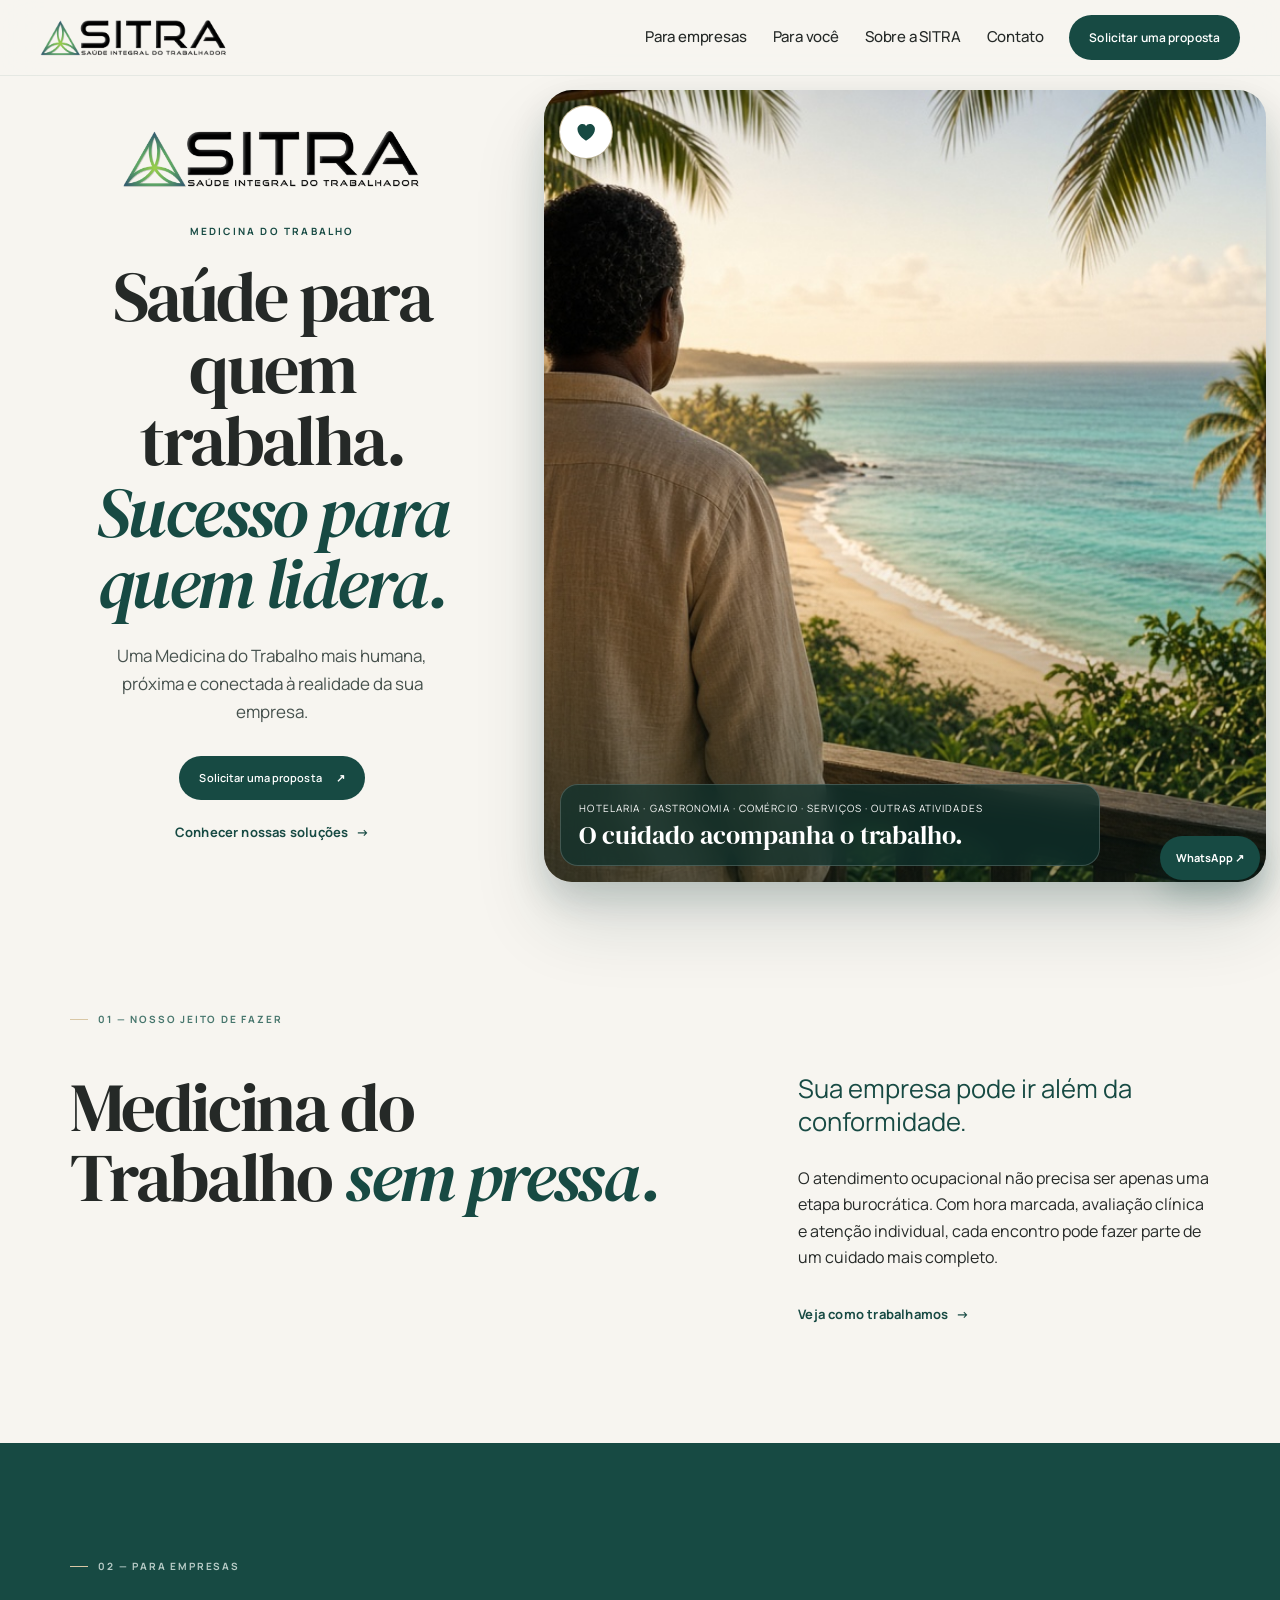
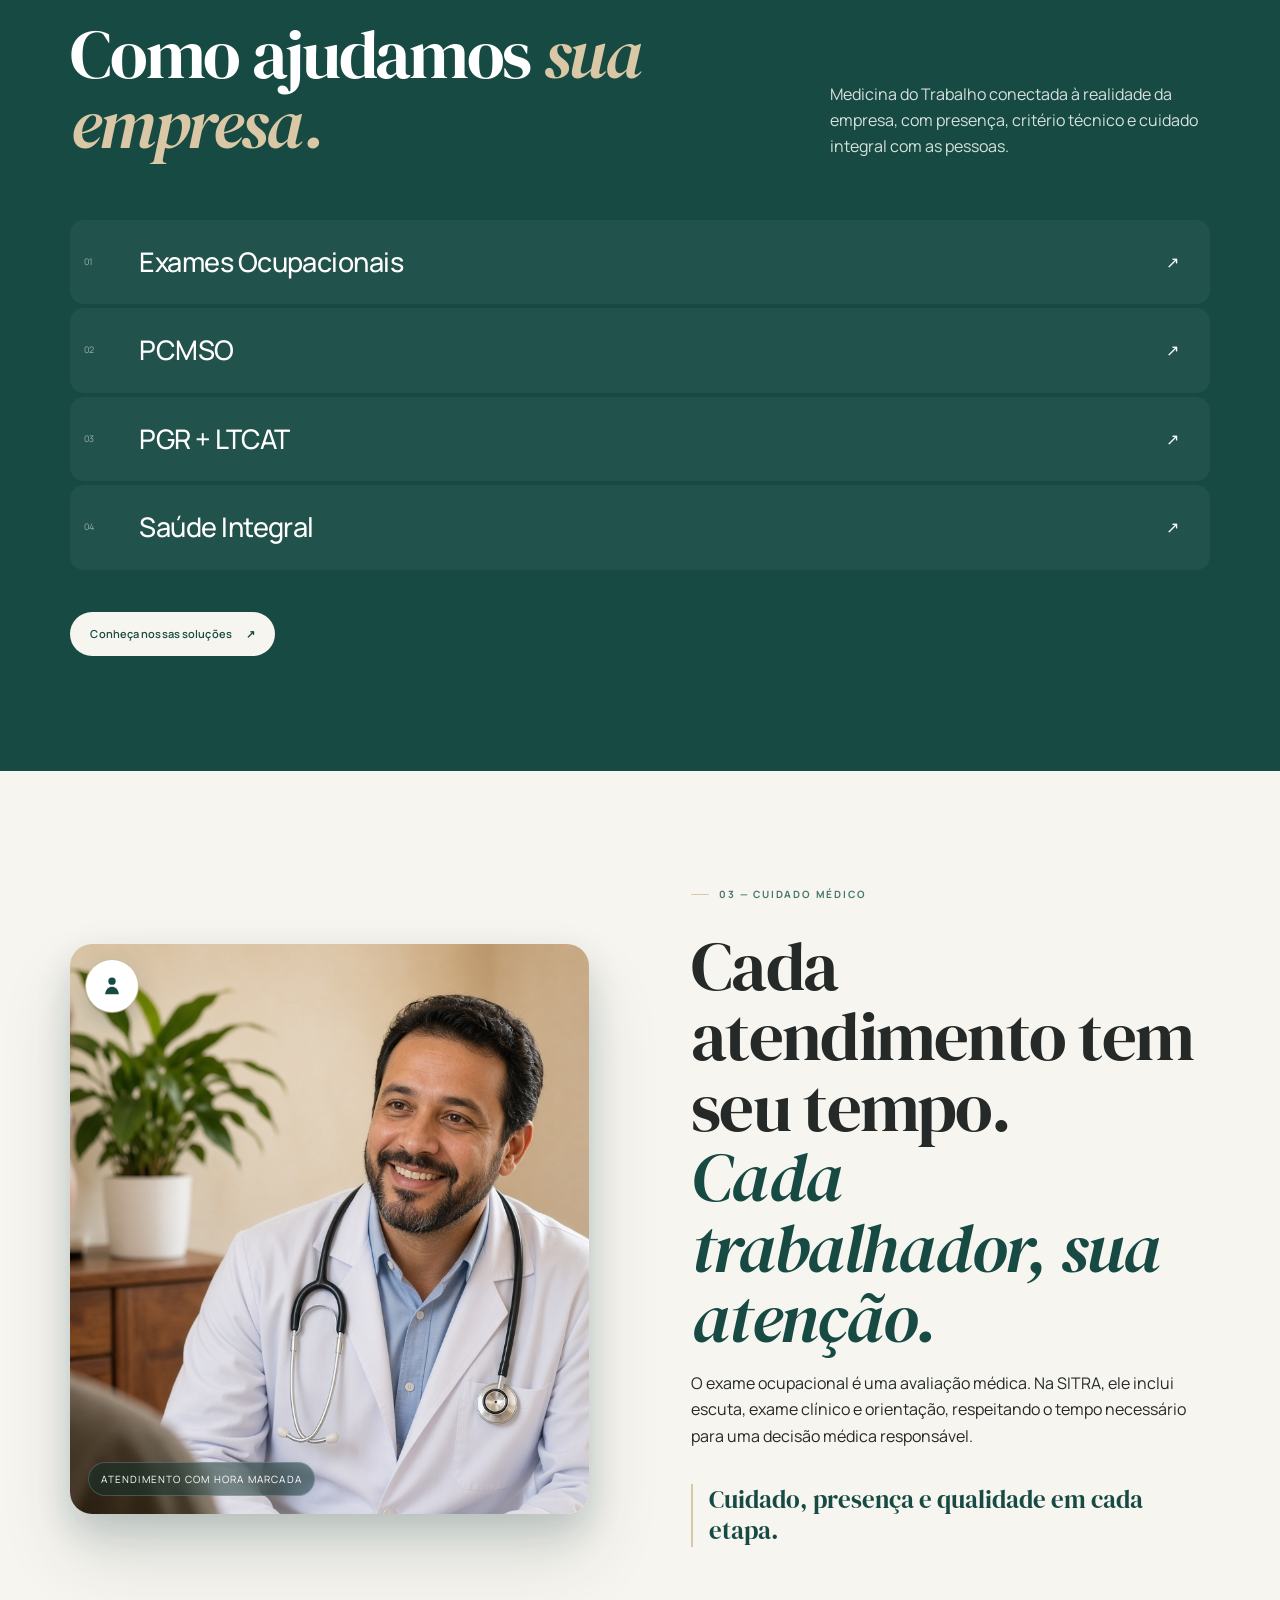
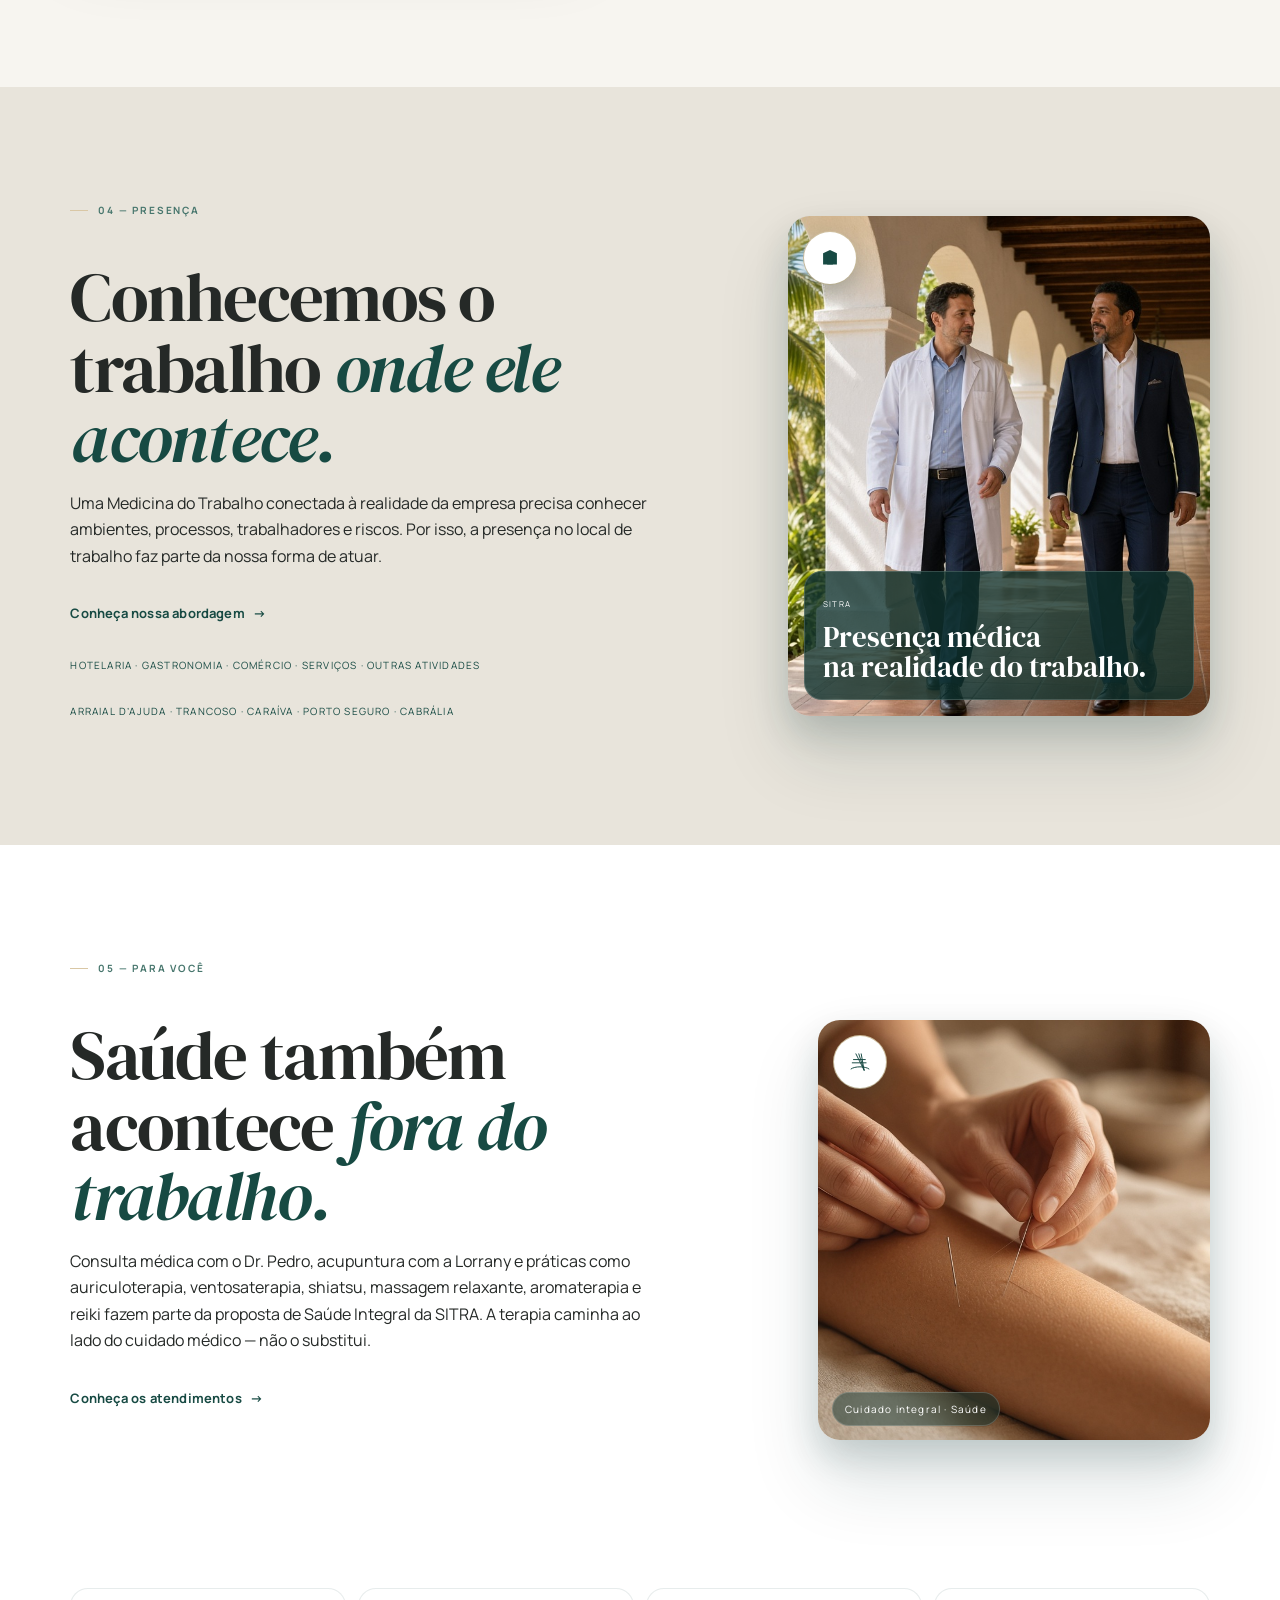
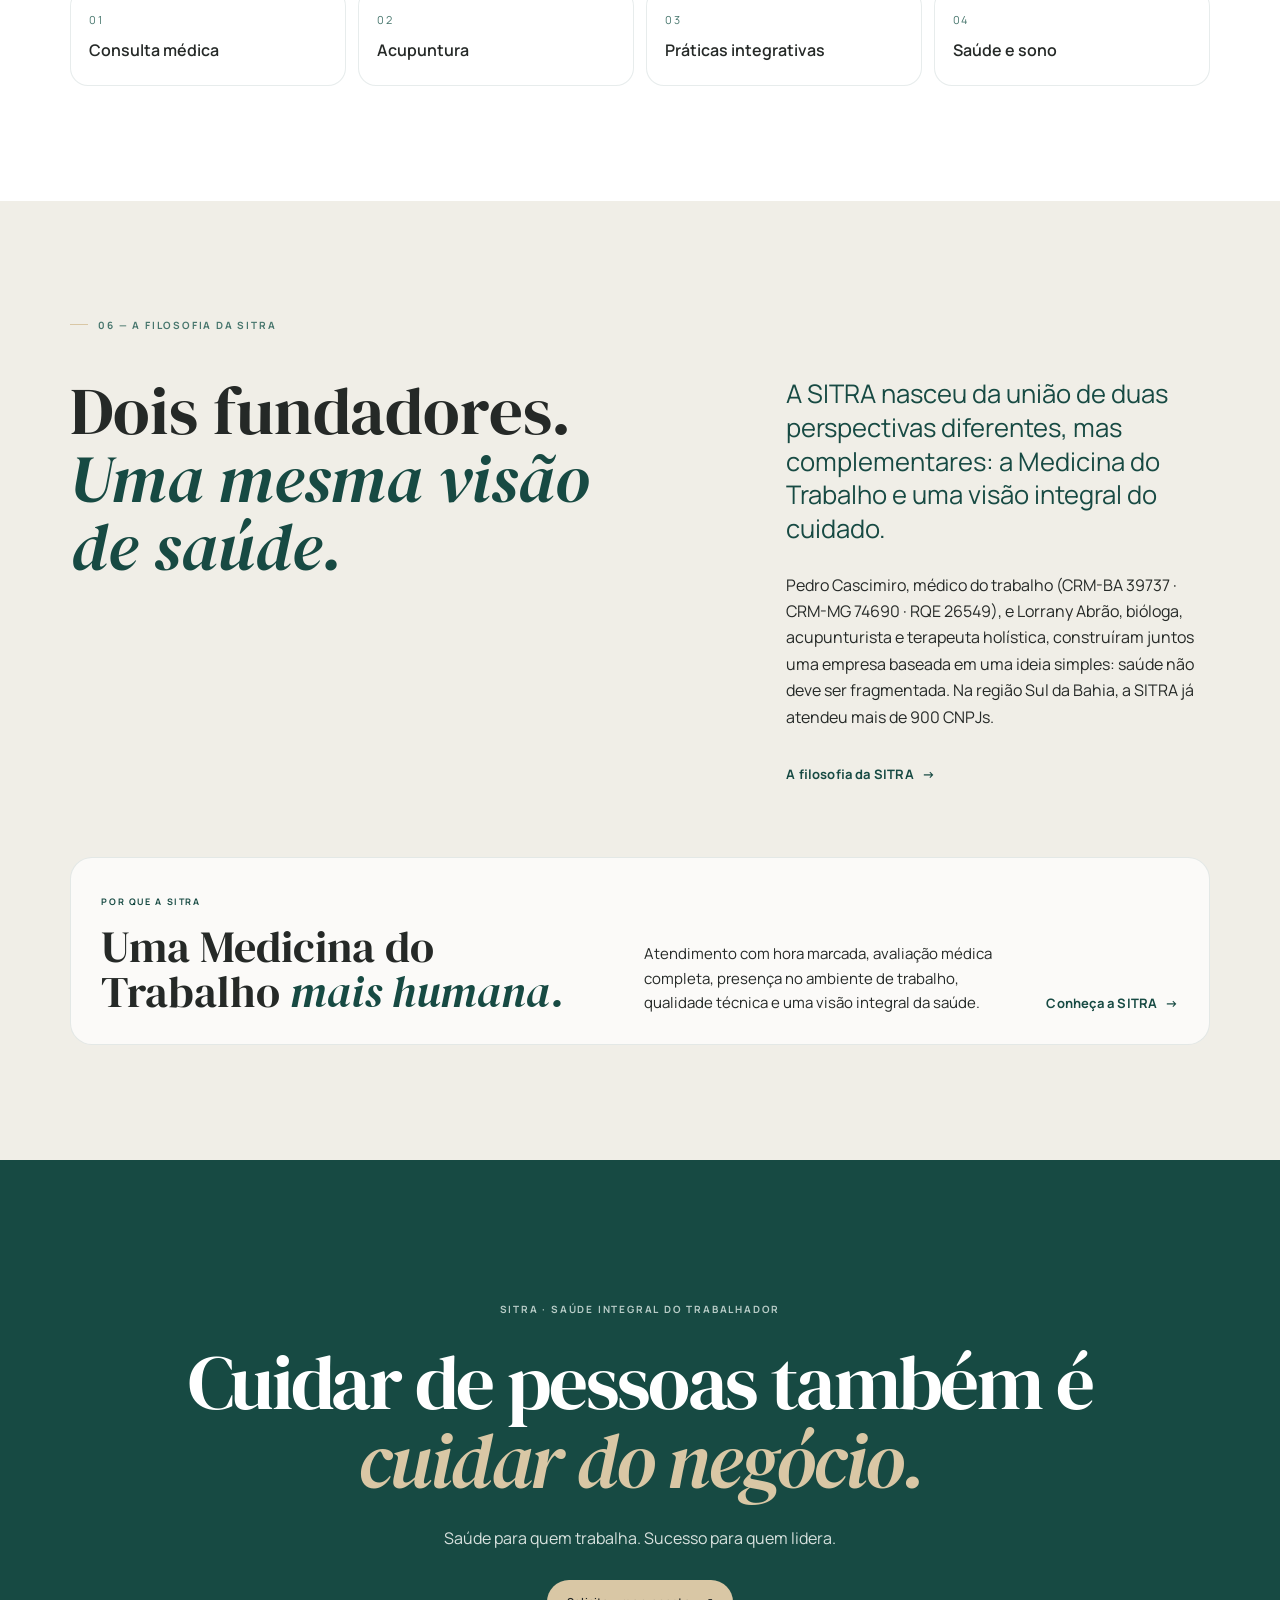
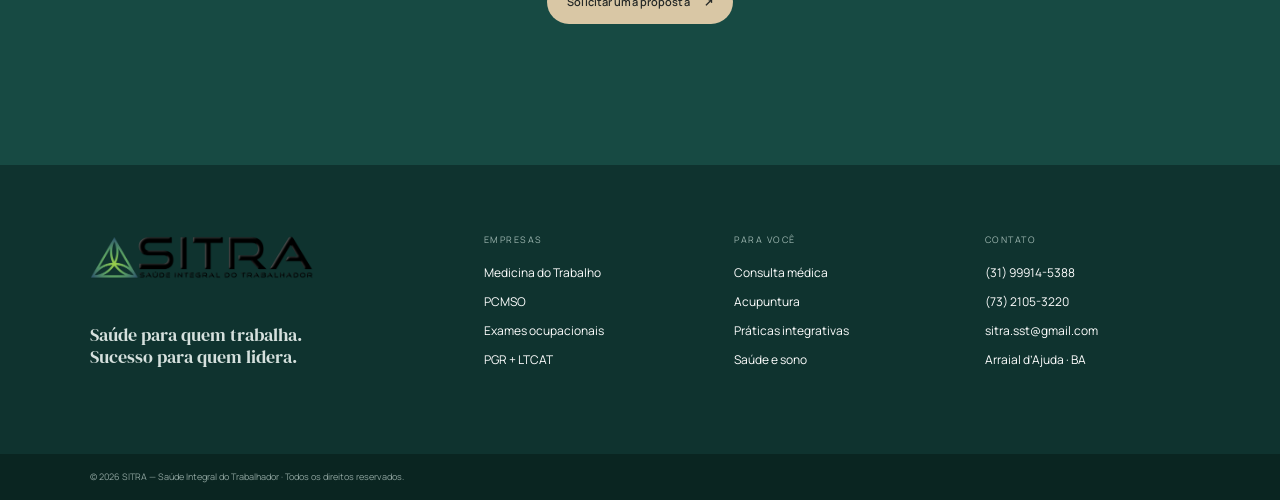
<file: index.html>
<!DOCTYPE html>

<html lang="pt-BR"><head><meta charset="utf-8"/><meta content="width=device-width,initial-scale=1" name="viewport"/><title>SITRA | Medicina do Trabalho</title><meta content="Uma Medicina do Trabalho mais humana, próxima e conectada à realidade da sua empresa. Exames ocupacionais, PCMSO, PGR, LTCAT e Saúde Integral para empresas." name="description"/><meta content="#174A43" name="theme-color"/><link href="https://fonts.googleapis.com" rel="preconnect"/><link crossorigin="" href="https://fonts.gstatic.com" rel="preconnect"/><link href="https://fonts.googleapis.com/css2?family=DM+Serif+Display&amp;family=Manrope:wght@400;500;600;700&amp;display=swap" rel="stylesheet"/><link href="assets/styles.css" rel="stylesheet"/></head><body>
<header class="site-header"><a aria-label="SITRA — início" class="brand" href="index.html"><img alt="SITRA — Saúde Integral do Trabalhador" src="assets/logo-sitra.png"/></a><nav class="desktop-nav"><a href="pages/empresas.html">Para empresas</a><a href="pages/voce.html">Para você</a><a href="pages/sobre.html">Sobre a SITRA</a><a href="pages/contato.html">Contato</a></nav><a class="header-cta" href="https://wa.me/5531999145388?text=Ol%C3%A1%2C%20gostaria%20de%20solicitar%20uma%20proposta%20para%20minha%20empresa." rel="noopener" target="_blank">Solicitar uma proposta</a><button aria-controls="mobile-menu" aria-expanded="false" class="menu-toggle">Menu</button></header>
<div class="mobile-menu" hidden="" id="mobile-menu"><a href="pages/empresas.html">Para empresas</a><a href="pages/voce.html">Para você</a><a href="pages/sobre.html">Sobre a SITRA</a><a href="pages/contato.html">Contato</a><a class="mobile-cta" href="https://wa.me/5531999145388?text=Ol%C3%A1%2C%20gostaria%20de%20solicitar%20uma%20proposta%20para%20minha%20empresa." rel="noopener" target="_blank">Solicitar uma proposta</a></div>
<main>
<section class="hero hero-mosaic-wrap"><div class="hero-copy"><img alt="SITRA — Saúde Integral do Trabalhador" class="hero-brand-logo" src="assets/logo-sitra.png"/><p class="eyebrow">MEDICINA DO TRABALHO</p><h1>Saúde para quem trabalha.<br/><em>Sucesso para quem lidera.</em></h1><p class="hero-lead">Uma Medicina do Trabalho mais humana, próxima e conectada à realidade da sua empresa.</p><div class="hero-actions"><a class="button" href="https://wa.me/5531999145388?text=Ol%C3%A1%2C%20gostaria%20de%20solicitar%20uma%20proposta%20para%20minha%20empresa." rel="noopener" target="_blank">Solicitar uma proposta <span>↗</span></a><a class="text-link" href="pages/empresas.html">Conhecer nossas soluções <span>→</span></a></div></div><div class="hero-visual hero-mosaic"><figure class="hero-tile hero-tile-main"><img alt="Trabalhador em atividade profissional" src="assets/images/hero-trabalhador.jpg"/></figure><div class="hero-mosaic-label"><span>HOTELARIA · GASTRONOMIA · COMÉRCIO · SERVIÇOS · OUTRAS ATIVIDADES</span><strong>O cuidado acompanha o trabalho.</strong></div></div></section>
<section class="statement section-pad"><div class="section-kicker">01 — NOSSO JEITO DE FAZER</div><div class="statement-grid"><h2>Medicina do Trabalho <em>sem pressa.</em></h2><div><p class="large-copy">Sua empresa pode ir além da conformidade.</p><p>O atendimento ocupacional não precisa ser apenas uma etapa burocrática. Com hora marcada, avaliação clínica e atenção individual, cada encontro pode fazer parte de um cuidado mais completo.</p><a class="text-link" href="pages/empresas.html">Veja como trabalhamos <span>→</span></a></div></div></section>
<section class="corporate section-pad"><div class="section-kicker">02 — PARA EMPRESAS</div><div class="section-head"><h2>Como ajudamos <em>sua empresa.</em></h2><p>Medicina do Trabalho conectada à realidade da empresa, com presença, critério técnico e cuidado integral com as pessoas.</p></div><div class="service-list"><a class="service-row" href="pages/servicos.html#exames"><span>01</span><strong>Exames Ocupacionais</strong><span>↗</span></a><a class="service-row" href="pages/servicos.html#pcmso"><span>02</span><strong>PCMSO</strong><span>↗</span></a><a class="service-row" href="pages/servicos.html#pgr-ltcat"><span>03</span><strong>PGR + LTCAT</strong><span>↗</span></a><a class="service-row" href="pages/servicos.html#saude-integral"><span>04</span><strong>Saúde Integral</strong><span>↗</span></a></div><a class="button button-light" href="pages/empresas.html">Conheça nossas soluções <span>↗</span></a></section>
<section class="human section-pad"><div class="human-image"><img alt="Avaliação médica ocupacional" src="assets/images/atendimento-medico.jpg"/><span>ATENDIMENTO COM HORA MARCADA</span></div><div class="human-copy"><div class="section-kicker">03 — CUIDADO MÉDICO</div><h2>Cada atendimento tem seu tempo.<br/><em>Cada trabalhador, sua atenção.</em></h2><p>O exame ocupacional é uma avaliação médica. Na SITRA, ele inclui escuta, exame clínico e orientação, respeitando o tempo necessário para uma decisão médica responsável.</p><p class="quote">Cuidado, presença e qualidade em cada etapa.</p></div></section>
<section class="growth section-pad"><div class="growth-copy"><div class="section-kicker">04 — PRESENÇA</div><h2>Conhecemos o trabalho <em>onde ele acontece.</em></h2><p>Uma Medicina do Trabalho conectada à realidade da empresa precisa conhecer ambientes, processos, trabalhadores e riscos. Por isso, a presença no local de trabalho faz parte da nossa forma de atuar.</p><a class="text-link" href="pages/empresas.html#presenca">Conheça nossa abordagem <span>→</span></a><p class="sector-note">Hotelaria · Gastronomia · Comércio · Serviços · Outras atividades</p><p class="sector-note">Arraial d’Ajuda · Trancoso · Caraíva · Porto Seguro · Cabrália</p></div><div class="growth-note"><img alt="Visita técnica em ambiente de trabalho" src="assets/images/servico-pgr-pousada.jpg"/><div class="growth-overlay"><span>SITRA</span><strong>Presença médica<br/>na realidade do trabalho.</strong></div></div></section>
<section class="personal section-pad"><div class="section-kicker">05 — PARA VOCÊ</div><div class="personal-grid"><div><h2>Saúde também acontece <em>fora do trabalho.</em></h2><p>Consulta médica com o Dr. Pedro, acupuntura com a Lorrany e práticas como auriculoterapia, ventosaterapia, shiatsu, massagem relaxante, aromaterapia e reiki fazem parte da proposta de Saúde Integral da SITRA. A terapia caminha ao lado do cuidado médico — não o substitui.</p><a class="text-link" href="pages/voce.html">Conheça os atendimentos <span>→</span></a></div><div class="personal-visual"><img alt="Acupuntura em atendimento" src="assets/images/acupuntura.jpg"/><div class="personal-visual-caption">Cuidado integral · Saúde</div></div><div class="personal-services"><div><span>01</span><strong>Consulta médica</strong></div><div><span>02</span><strong>Acupuntura</strong></div><div><span>03</span><strong>Práticas integrativas</strong></div><div><span>04</span><strong>Saúde e sono</strong></div></div></div></section>
<section class="founders section-pad"><div class="section-kicker">06 — A FILOSOFIA DA SITRA</div><div class="founders-intro"><h2>Dois fundadores.<br/><em>Uma mesma visão de saúde.</em></h2><div><p class="large-copy">A SITRA nasceu da união de duas perspectivas diferentes, mas complementares: a Medicina do Trabalho e uma visão integral do cuidado.</p><p>Pedro Cascimiro, médico do trabalho (CRM-BA 39737 · CRM-MG 74690 · RQE 26549), e Lorrany Abrão, bióloga, acupunturista e terapeuta holística, construíram juntos uma empresa baseada em uma ideia simples: saúde não deve ser fragmentada. Na região Sul da Bahia, a SITRA já atendeu mais de 900 CNPJs.</p><a class="text-link" href="pages/sobre.html">A filosofia da SITRA <span>→</span></a></div></div><div class="founders-proof"><div><span class="proof-kicker">POR QUE A SITRA</span><h3>Uma Medicina do Trabalho <em>mais humana.</em></h3></div><p>Atendimento com hora marcada, avaliação médica completa, presença no ambiente de trabalho, qualidade técnica e uma visão integral da saúde.</p><a class="text-link" href="pages/empresas.html">Conheça a SITRA <span>→</span></a></div></section>
<section class="final-cta"><p class="eyebrow">SITRA · SAÚDE INTEGRAL DO TRABALHADOR</p><h2>Cuidar de pessoas também é<br/><em>cuidar do negócio.</em></h2><p>Saúde para quem trabalha. Sucesso para quem lidera.</p><a class="button button-sand" href="https://wa.me/5531999145388?text=Ol%C3%A1%2C%20gostaria%20de%20solicitar%20uma%20proposta%20para%20minha%20empresa." rel="noopener" target="_blank">Solicitar uma proposta <span>↗</span></a></section>
</main>
<footer class="site-footer"><div class="footer-brand"><img alt="SITRA" src="assets/logo-sitra.png"/><p>Saúde para quem trabalha.<br/>Sucesso para quem lidera.</p></div><div><span>EMPRESAS</span><a href="pages/empresas.html">Medicina do Trabalho</a><a href="pages/servicos.html#pcmso">PCMSO</a><a href="pages/servicos.html#exames">Exames ocupacionais</a><a href="pages/servicos.html#pgr-ltcat">PGR + LTCAT</a></div><div><span>PARA VOCÊ</span><a href="pages/voce.html">Consulta médica</a><a href="pages/voce.html#acupuntura">Acupuntura</a><a href="pages/voce.html#integrativas">Práticas integrativas</a><a href="pages/voce.html#sono">Saúde e sono</a></div><div><span>CONTATO</span><a href="https://wa.me/5531999145388" rel="noopener" target="_blank">(31) 99914-5388</a><a href="tel:+557321053220">(73) 2105-3220</a><a href="mailto:sitra.sst@gmail.com">sitra.sst@gmail.com</a><a href="pages/contato.html">Arraial d’Ajuda · BA</a></div></footer><div class="copyright">© 2026 SITRA — Saúde Integral do Trabalhador · Todos os direitos reservados.</div><a class="floating-whatsapp" href="https://wa.me/5531999145388?text=Ol%C3%A1%2C%20gostaria%20de%20falar%20com%20a%20SITRA." rel="noopener" target="_blank">WhatsApp <span>↗</span></a><script src="assets/site.js"></script></body></html>
</file>
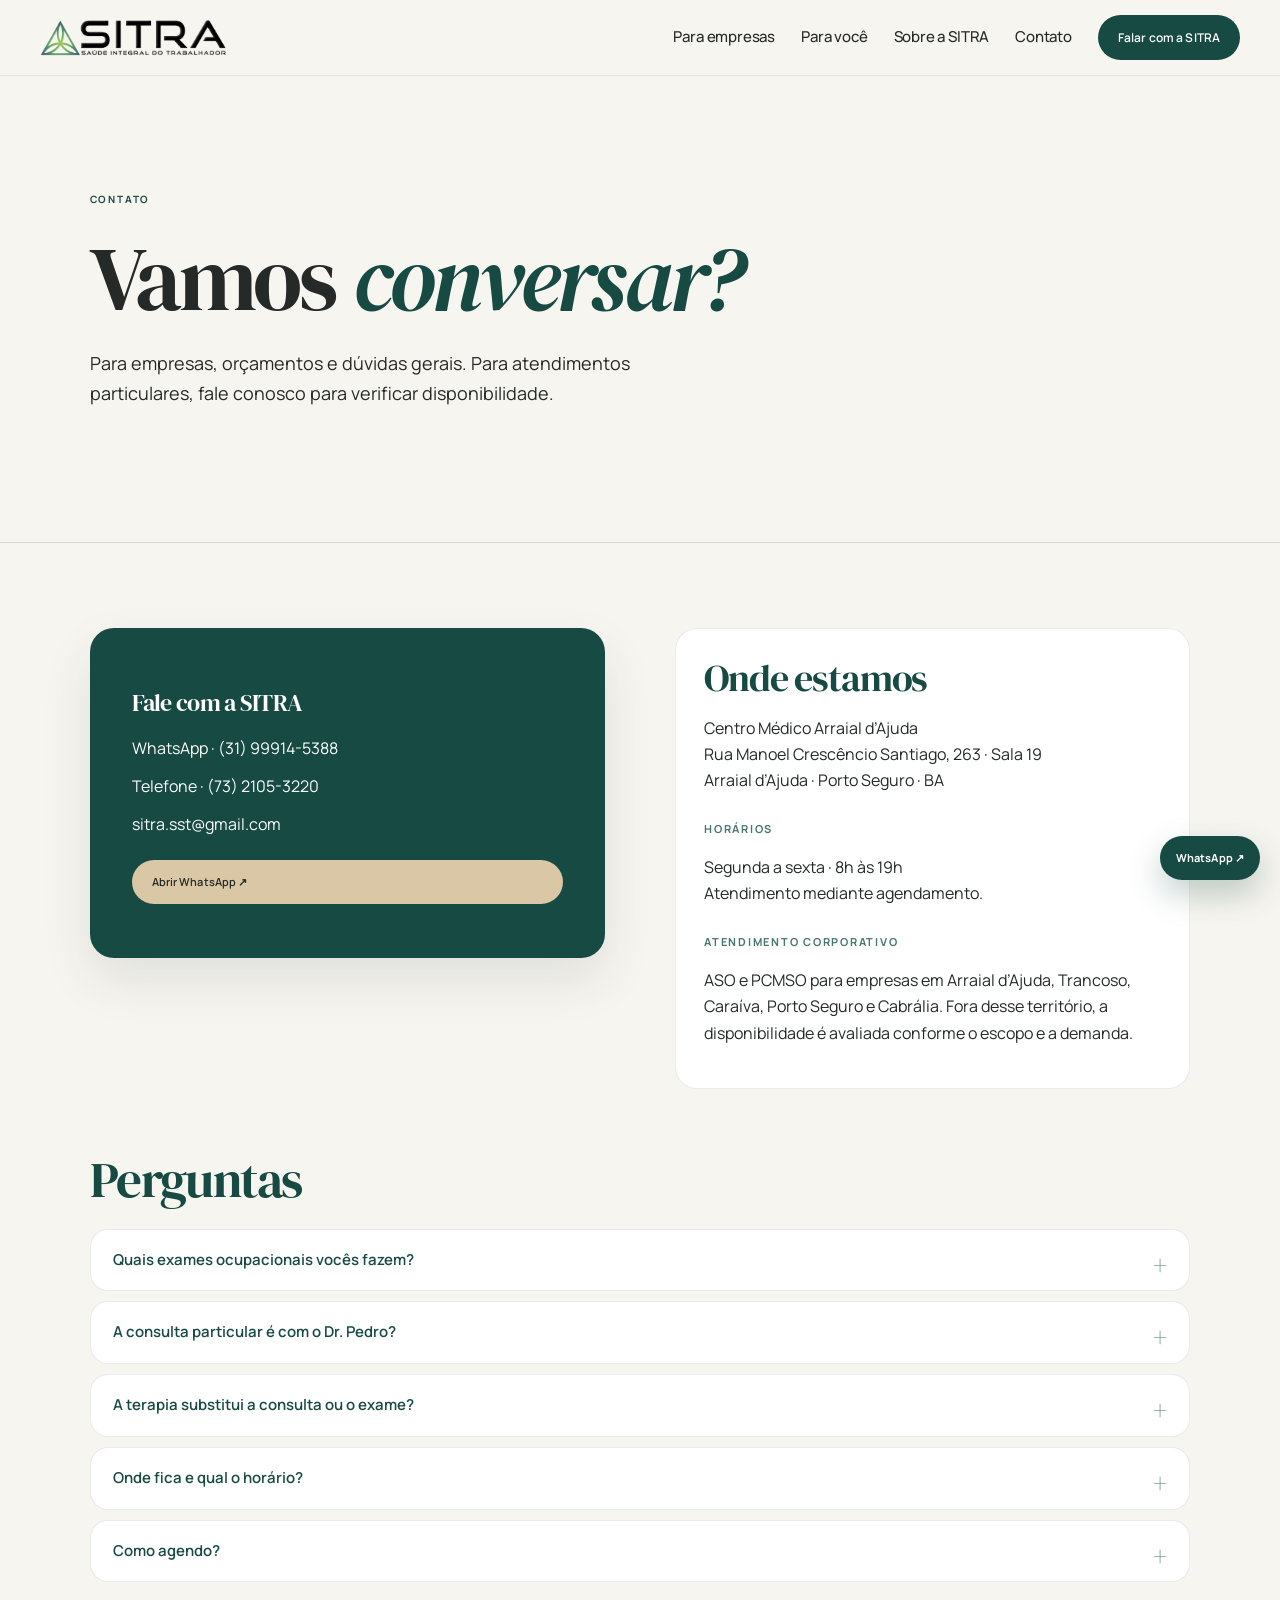
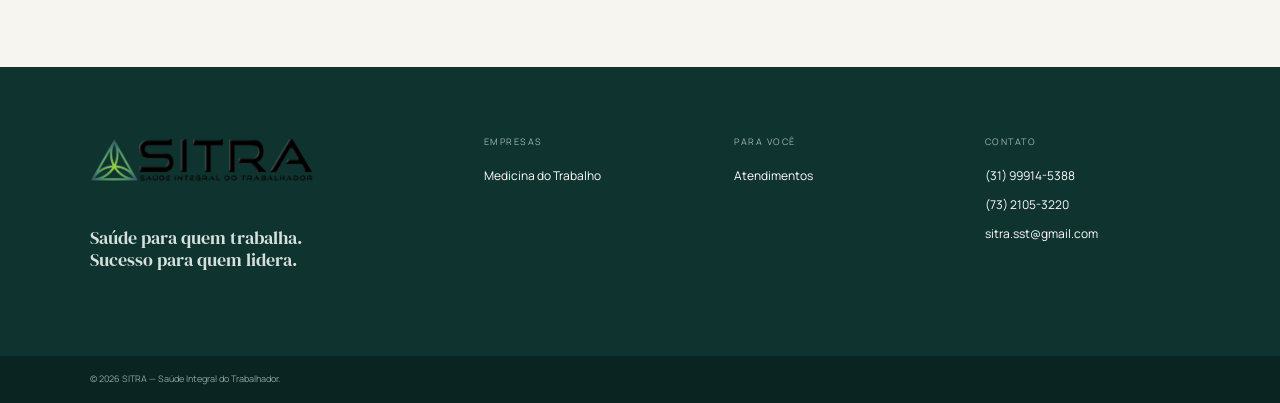
<file: pages/contato.html>
<!doctype html><html lang="pt-BR"><head><meta charset="utf-8"><meta name="viewport" content="width=device-width,initial-scale=1"><title>Contato | SITRA</title><meta name="description" content="Fale com a SITRA em Arraial d’Ajuda. WhatsApp (31) 99914-5388, telefone (73) 2105-3220. Segunda a sexta, das 8h às 19h."><link rel="stylesheet" href="../assets/styles.css"><link rel="preconnect" href="https://fonts.googleapis.com"><link rel="preconnect" href="https://fonts.gstatic.com" crossorigin><link href="https://fonts.googleapis.com/css2?family=DM+Serif+Display&family=Manrope:wght@400;500;600;700&display=swap" rel="stylesheet"></head><body><header class="site-header"><a class="brand" href="../index.html"><img src="../assets/logo-sitra.png" alt="SITRA"></a><nav class="desktop-nav"><a href="empresas.html">Para empresas</a><a href="voce.html">Para você</a><a href="sobre.html">Sobre a SITRA</a><a href="contato.html">Contato</a></nav><a class="header-cta" href="https://wa.me/5531999145388" target="_blank" rel="noopener">Falar com a SITRA</a><button class="menu-toggle" aria-expanded="false" aria-controls="mobile-menu">Menu</button></header><div id="mobile-menu" class="mobile-menu" hidden><a href="empresas.html">Para empresas</a><a href="voce.html">Para você</a><a href="sobre.html">Sobre a SITRA</a><a href="contato.html">Contato</a></div><main class="page-main"><section class="page-hero"><p class="eyebrow">CONTATO</p><h1>Vamos <em>conversar?</em></h1><p>Para empresas, orçamentos e dúvidas gerais. Para atendimentos particulares, fale conosco para verificar disponibilidade.</p></section><section class="page-content"><div class="content-grid"><article class="contact-card"><h2>Fale com a SITRA</h2><a href="https://wa.me/5531999145388" target="_blank" rel="noopener">WhatsApp · (31) 99914-5388</a><a href="tel:+557321053220">Telefone · (73) 2105-3220</a><a href="mailto:sitra.sst@gmail.com">sitra.sst@gmail.com</a><a class="button" href="https://wa.me/5531999145388" target="_blank" rel="noopener">Abrir WhatsApp <span>↗</span></a></article><article class="content-block"><h2>Onde estamos</h2><p>Centro Médico Arraial d’Ajuda<br>Rua Manoel Crescêncio Santiago, 263 · Sala 19<br>Arraial d’Ajuda · Porto Seguro · BA</p><h3>HORÁRIOS</h3><p>Segunda a sexta · 8h às 19h<br>Atendimento mediante agendamento.</p><h3>ATENDIMENTO CORPORATIVO</h3><p>ASO e PCMSO para empresas em Arraial d’Ajuda, Trancoso, Caraíva, Porto Seguro e Cabrália. Fora desse território, a disponibilidade é avaliada conforme o escopo e a demanda.</p></article></div>
<div class="faq-wrap">
<h2>Perguntas</h2>
<div class="faq-list">
<details><summary>Quais exames ocupacionais vocês fazem?</summary><p>Admissional, periódico, demissional, retorno ao trabalho e mudança de riscos ocupacionais, com emissão de ASO.</p></details>
<details><summary>A consulta particular é com o Dr. Pedro?</summary><p>Sim. A consulta médica é com o Dr. Pedro Cascimiro, no Centro Médico.</p></details>
<details><summary>A terapia substitui a consulta ou o exame?</summary><p>Não. Consulta, exame e medicamento seguem com quem já cuida de você. O trabalho da Lorrany entra ao lado desse cuidado.</p></details>
<details><summary>Onde fica e qual o horário?</summary><p>Centro Médico Arraial d’Ajuda, Rua Manoel Crescêncio Santiago, 263, sala 19. De segunda a sexta, das 8h às 19h.</p></details>
<details><summary>Como agendo?</summary><p>Pelo WhatsApp (31) 99914-5388 ou pelo telefone (73) 2105-3220. O valor é combinado nesse contato.</p></details>
</div>
</div>
</section></main><footer class="site-footer"><div class="footer-brand"><img src="../assets/logo-sitra.png" alt="SITRA"><p>Saúde para quem trabalha.<br>Sucesso para quem lidera.</p></div><div><span>EMPRESAS</span><a href="empresas.html">Medicina do Trabalho</a></div><div><span>PARA VOCÊ</span><a href="voce.html">Atendimentos</a></div><div><span>CONTATO</span><a href="https://wa.me/5531999145388">(31) 99914-5388</a><a href="tel:+557321053220">(73) 2105-3220</a><a href="mailto:sitra.sst@gmail.com">sitra.sst@gmail.com</a></div></footer><div class="copyright">© 2026 SITRA — Saúde Integral do Trabalhador.</div><a class="floating-whatsapp" href="https://wa.me/5531999145388?text=Ol%C3%A1%2C%20gostaria%20de%20falar%20com%20a%20SITRA." target="_blank" rel="noopener" aria-label="Falar com a SITRA pelo WhatsApp">WhatsApp <span>↗</span></a>
<script src="../assets/site.js"></script></body></html>
</file>
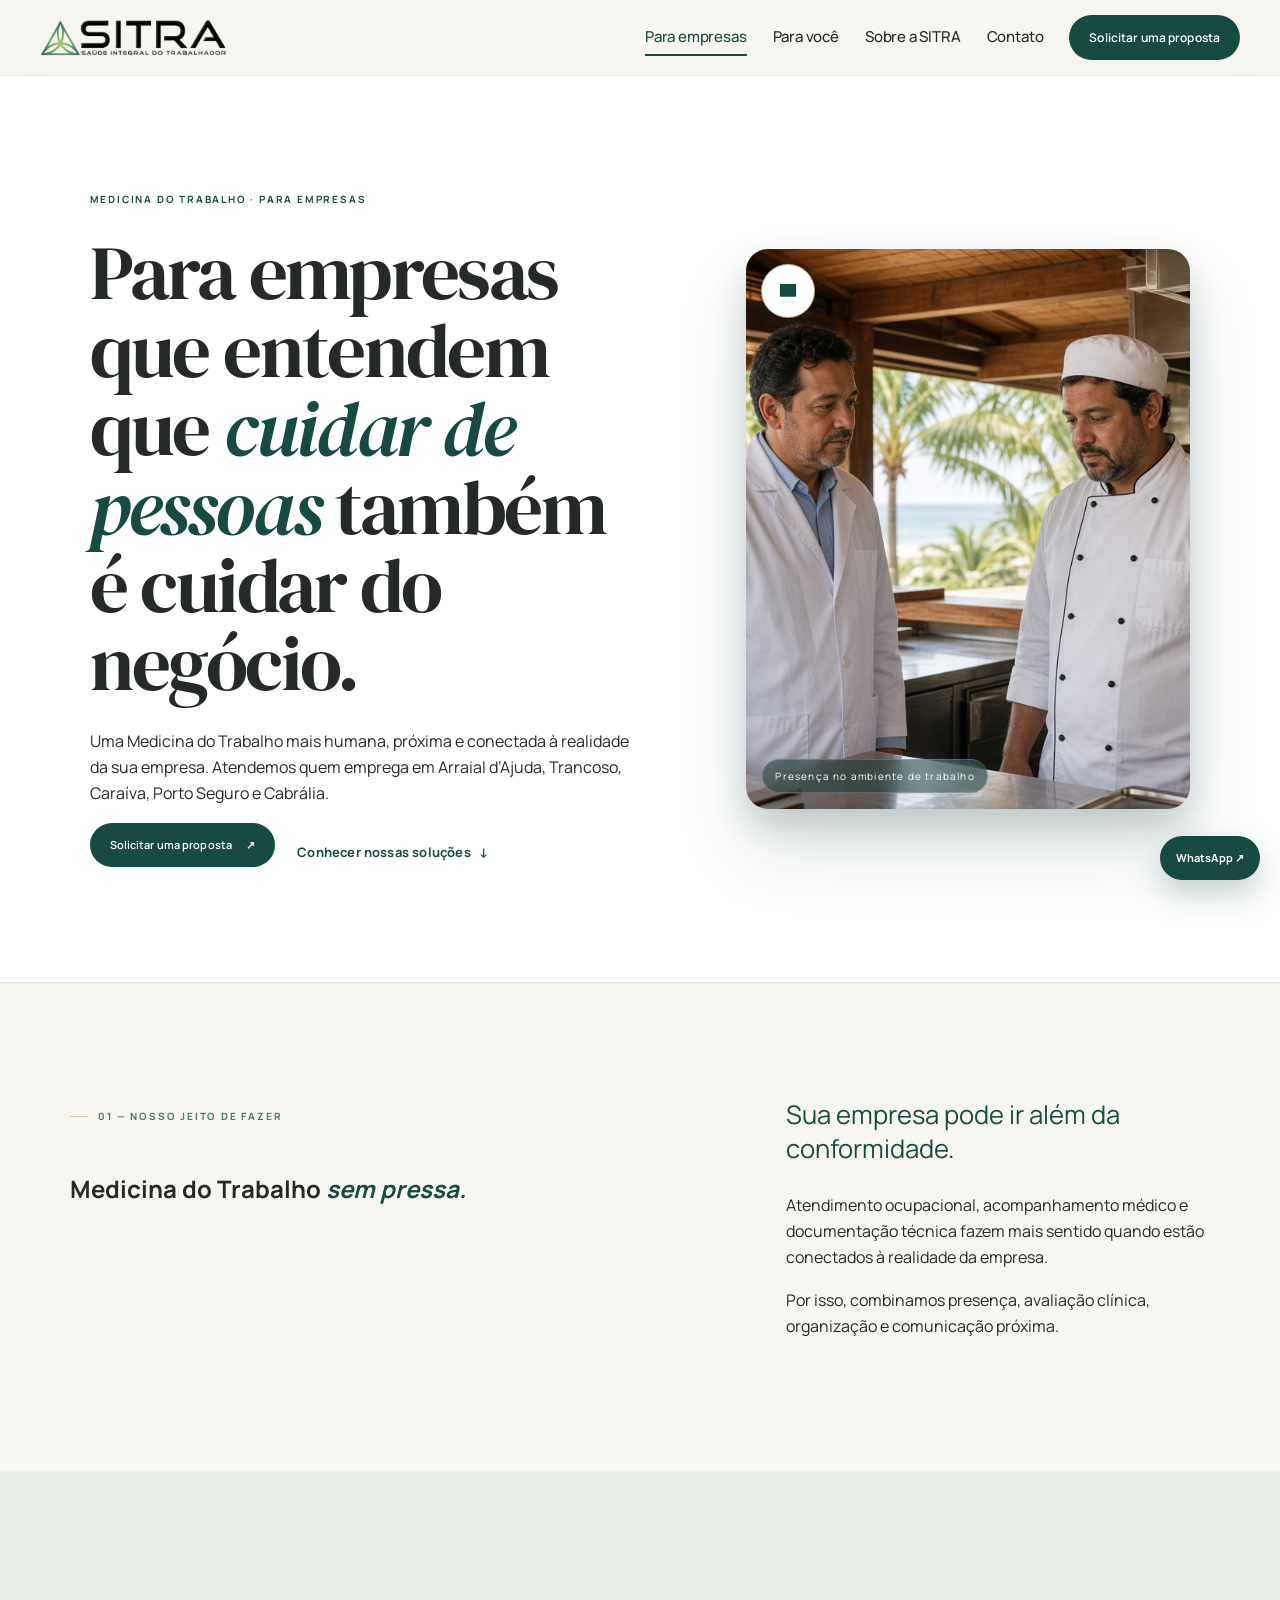
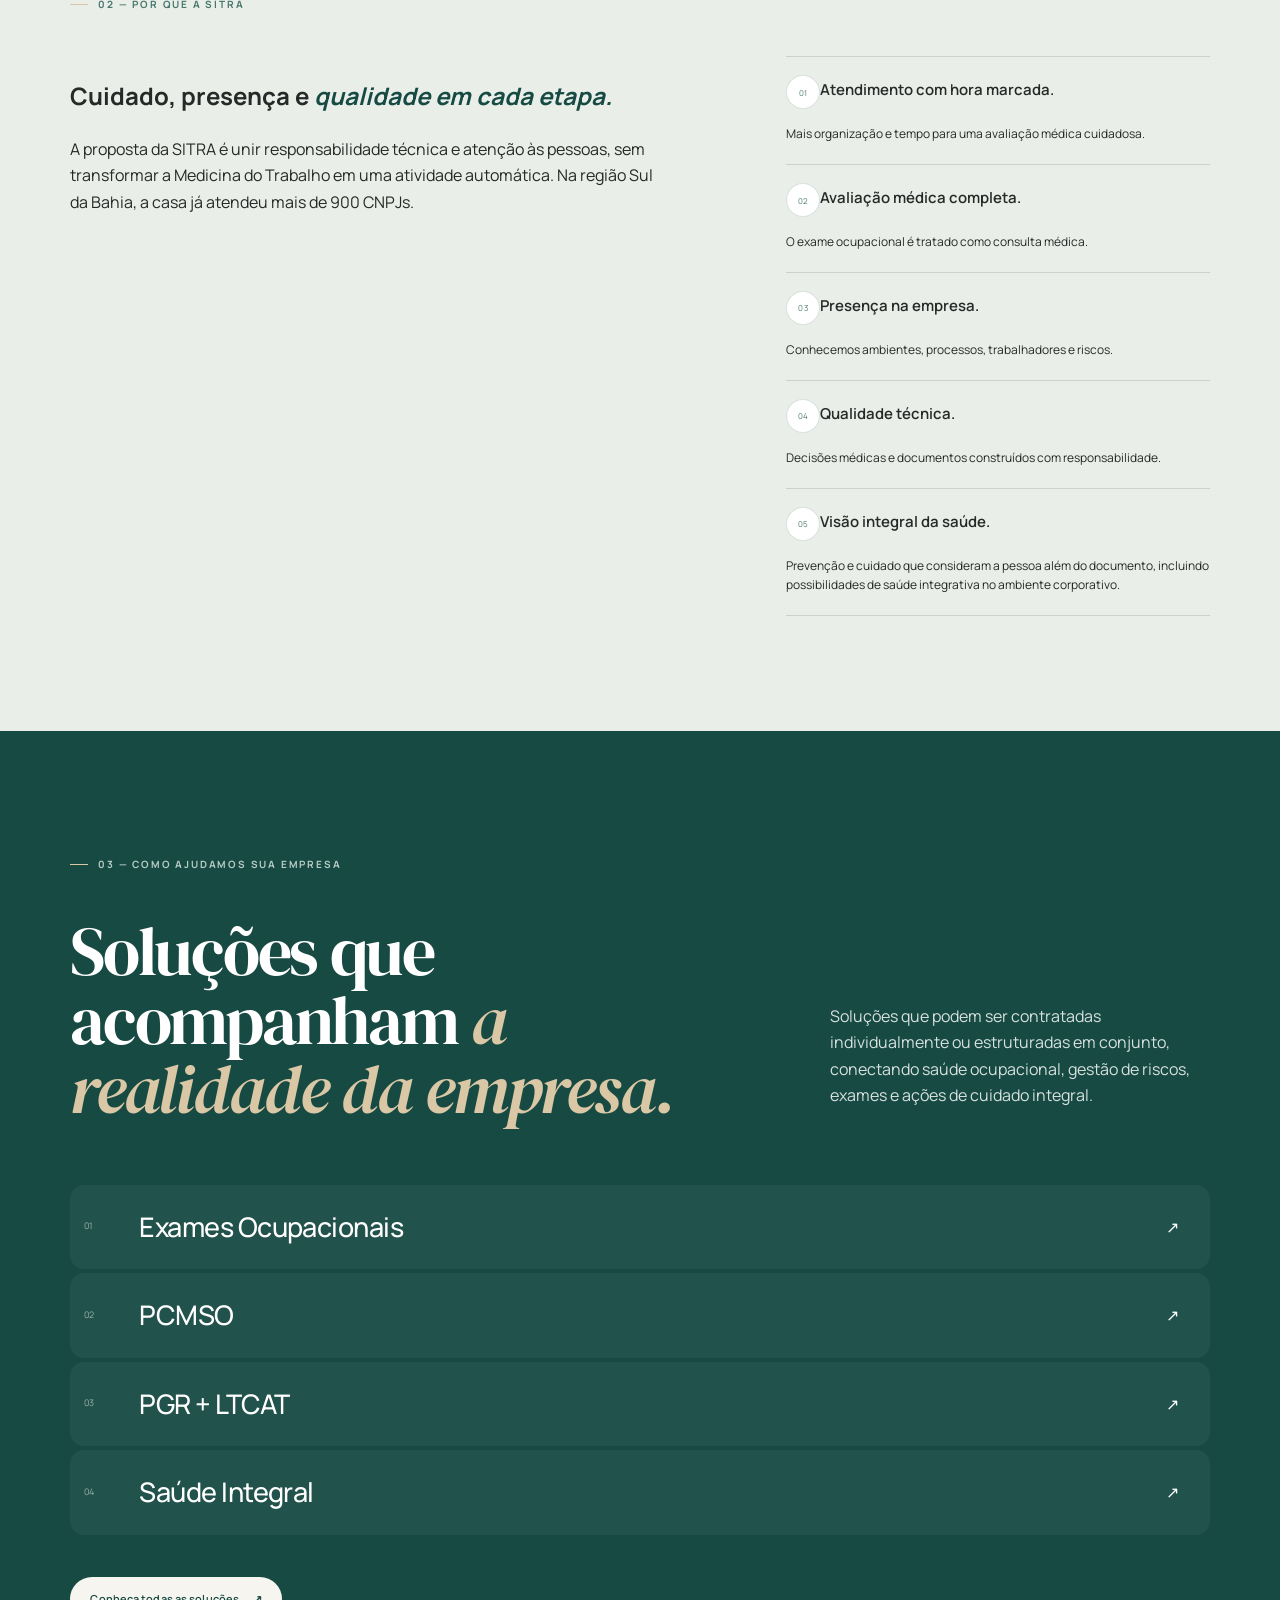
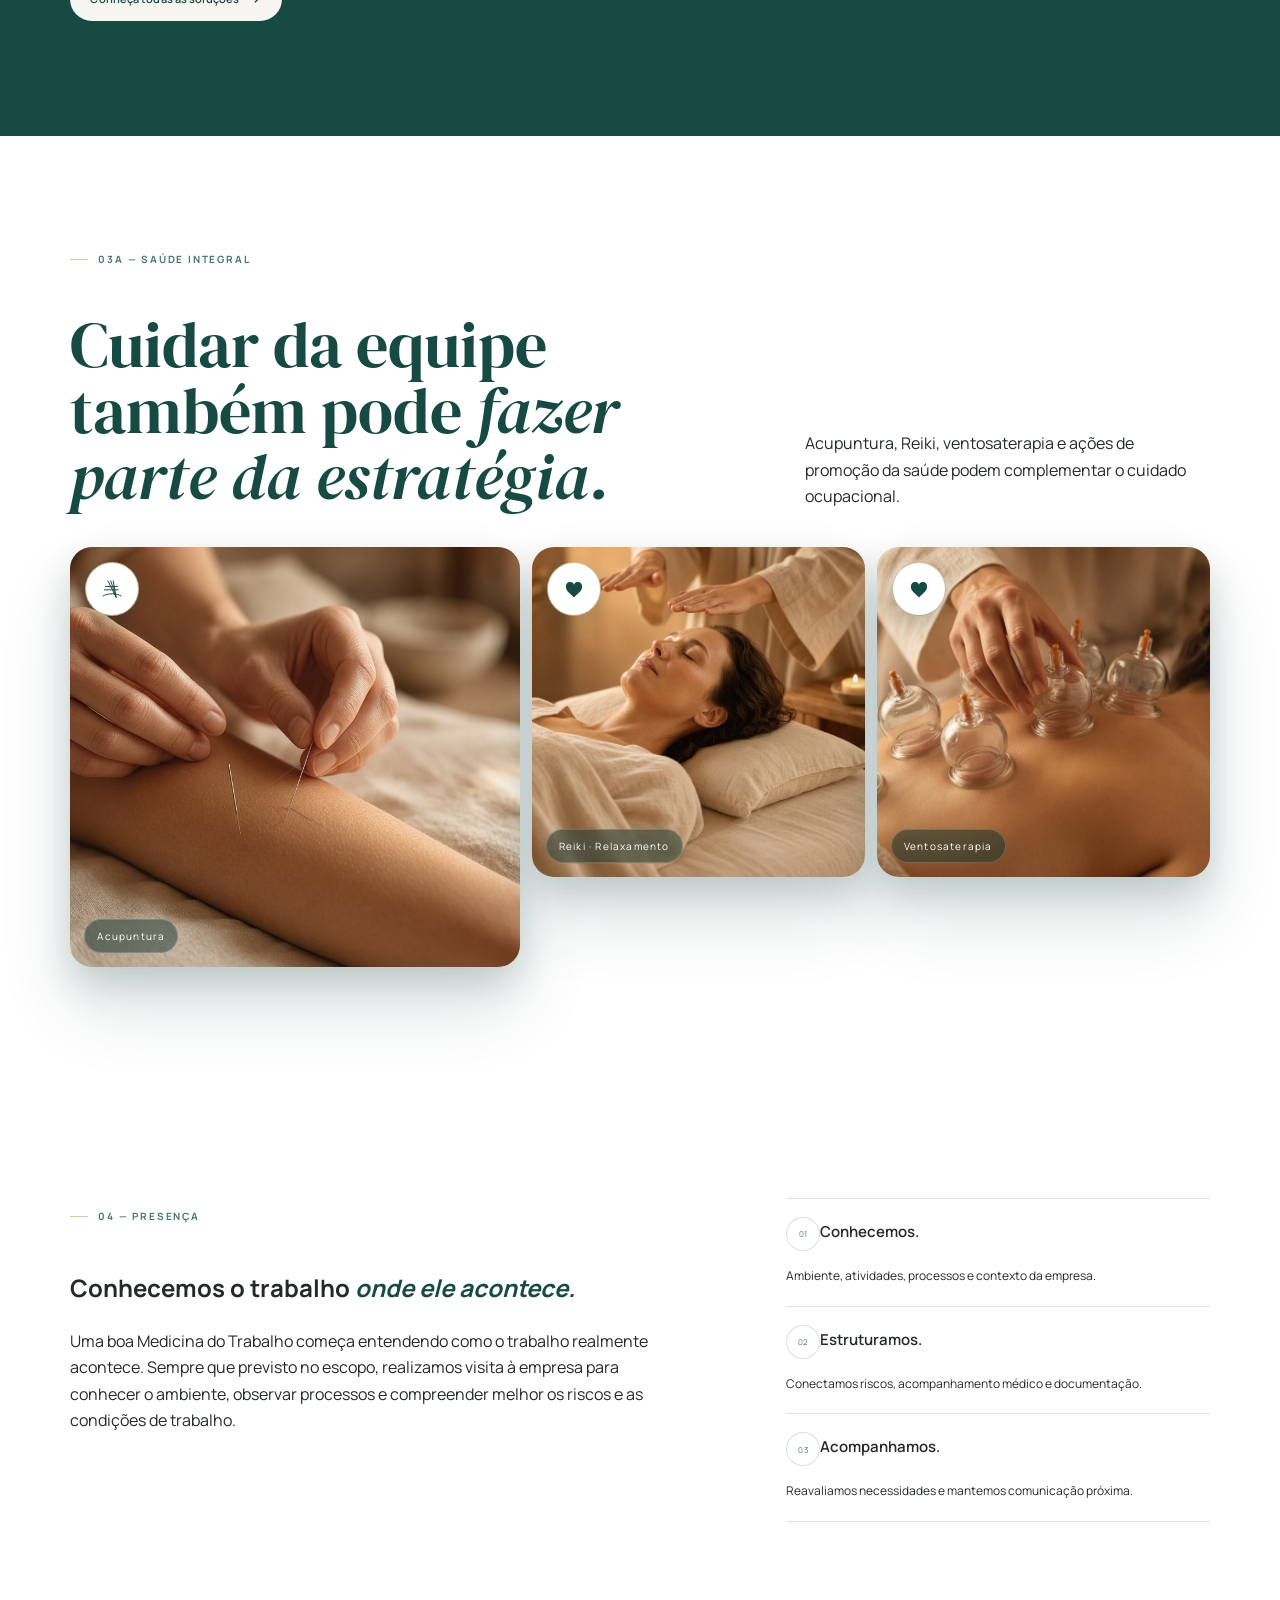
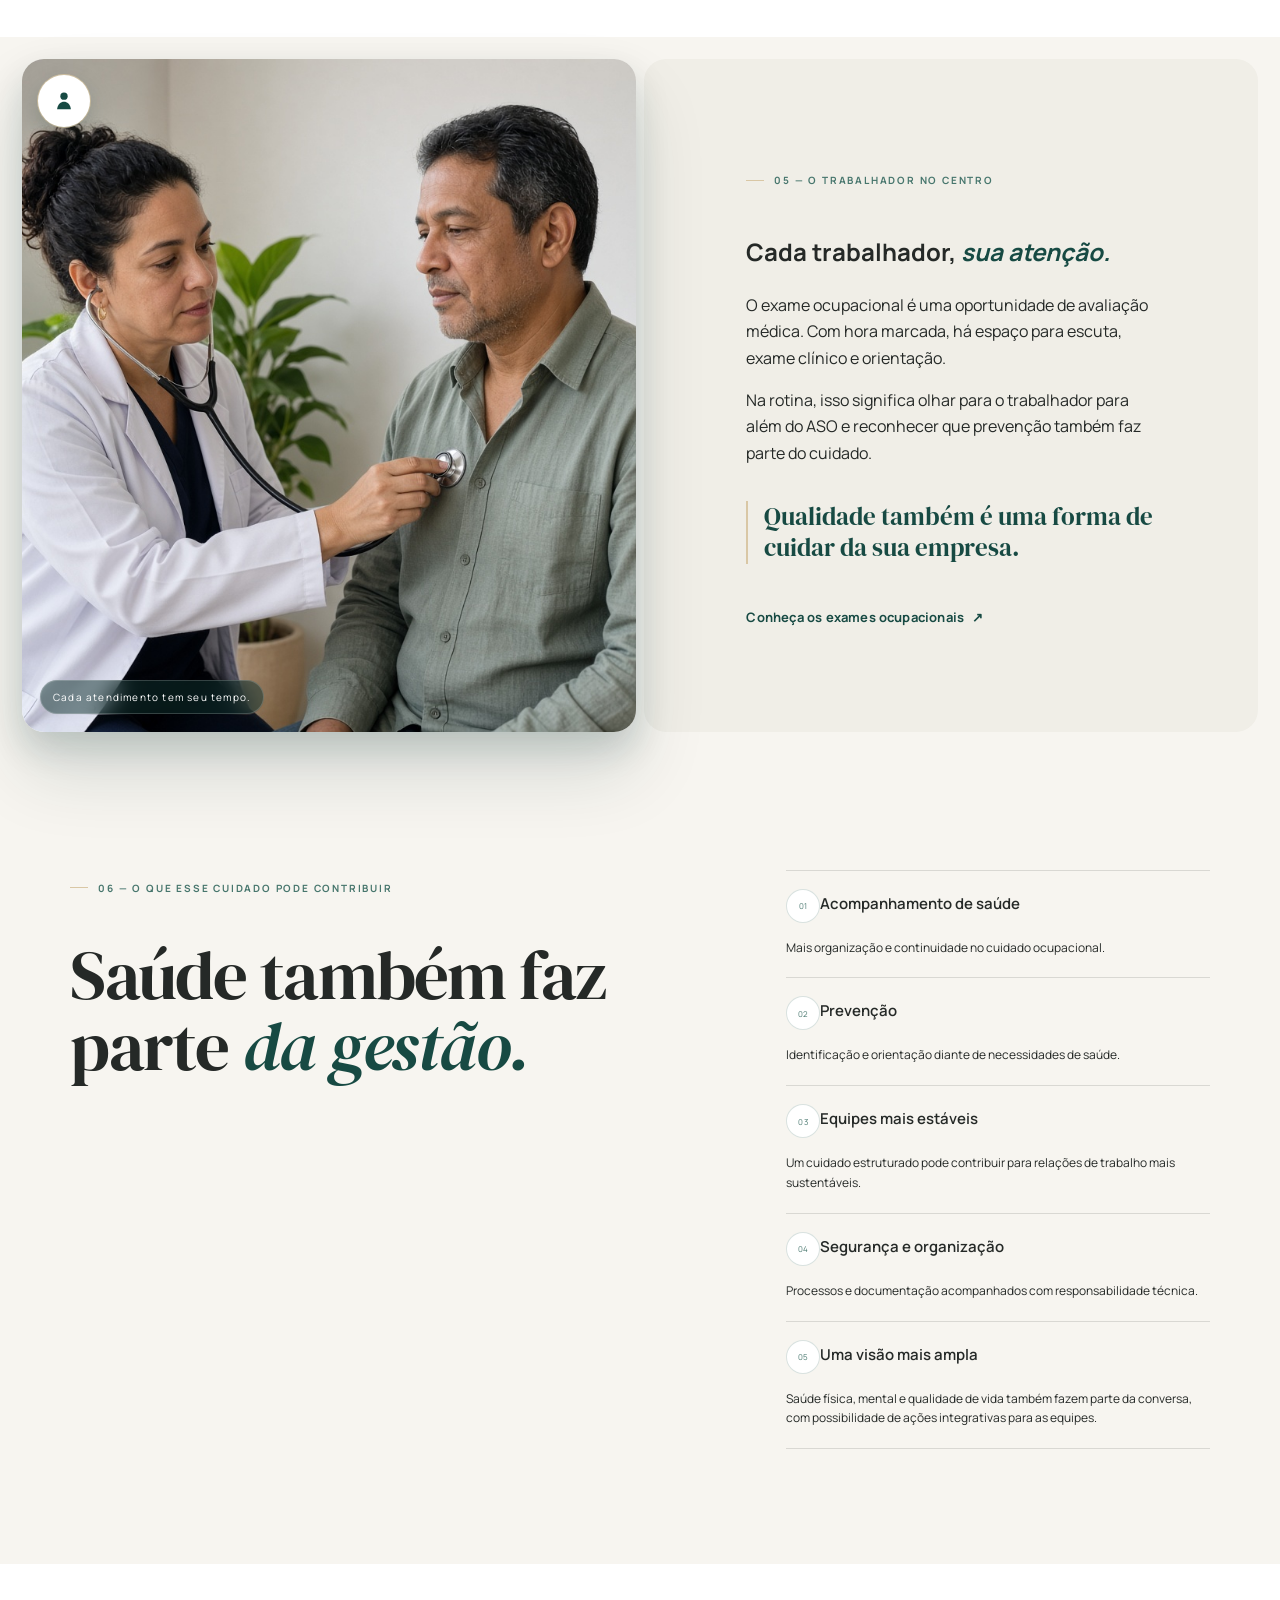
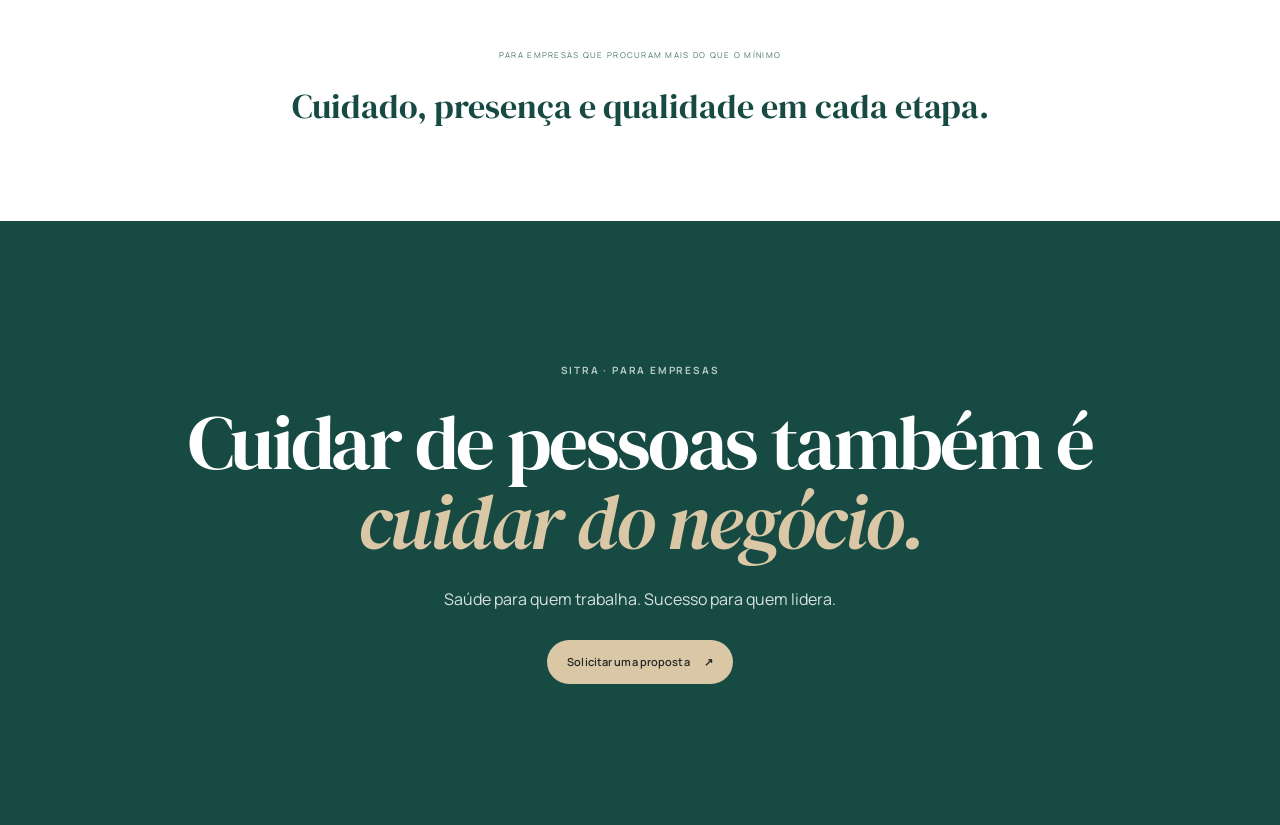
<file: pages/empresas.html>
<!doctype html>
<html lang="pt-BR">
<head>
<meta charset="utf-8"><meta name="viewport" content="width=device-width,initial-scale=1">
<title>Para empresas | SITRA — Medicina do Trabalho</title>
<meta name="description" content="Medicina do Trabalho para empresas que entendem que cuidar de pessoas também é cuidar do negócio. Exames, PCMSO, PGR, LTCAT e Saúde Integral para empresas.">
<link rel="stylesheet" href="../assets/styles.css">
<link rel="preconnect" href="https://fonts.googleapis.com"><link rel="preconnect" href="https://fonts.gstatic.com" crossorigin>
<link href="https://fonts.googleapis.com/css2?family=DM+Serif+Display&family=Manrope:wght@400;500;600;700&display=swap" rel="stylesheet">
</head>
<body>
<header class="site-header">
<a class="brand" href="../index.html"><img src="../assets/logo-sitra.png" alt="SITRA — Saúde Integral do Trabalhador"></a>
<nav class="desktop-nav"><a href="empresas.html" aria-current="page">Para empresas</a><a href="voce.html">Para você</a><a href="sobre.html">Sobre a SITRA</a><a href="contato.html">Contato</a></nav>
<a class="header-cta" href="https://wa.me/5531999145388?text=Ol%C3%A1%2C%20gostaria%20de%20solicitar%20uma%20proposta%20para%20minha%20empresa." target="_blank" rel="noopener">Solicitar uma proposta</a>
<button class="menu-toggle" aria-expanded="false" aria-controls="mobile-menu">Menu</button>
</header>
<div id="mobile-menu" class="mobile-menu" hidden><a href="empresas.html">Para empresas</a><a href="voce.html">Para você</a><a href="sobre.html">Sobre a SITRA</a><a href="contato.html">Contato</a><a class="mobile-cta" href="https://wa.me/5531999145388?text=Ol%C3%A1%2C%20gostaria%20de%20solicitar%20uma%20proposta%20para%20minha%20empresa." target="_blank" rel="noopener">Solicitar uma proposta</a></div>

<main class="page-main corporate-page">
<section class="page-hero corporate-page-hero">
<div class="corporate-hero-grid">
<div>
<p class="eyebrow">MEDICINA DO TRABALHO · PARA EMPRESAS</p>
<h1>Para empresas que entendem que <em>cuidar de pessoas</em> também é cuidar do negócio.</h1>
<p>Uma Medicina do Trabalho mais humana, próxima e conectada à realidade da sua empresa. Atendemos quem emprega em Arraial d’Ajuda, Trancoso, Caraíva, Porto Seguro e Cabrália.</p>
<div class="hero-actions"><a class="button" href="https://wa.me/5531999145388?text=Ol%C3%A1%2C%20gostaria%20de%20solicitar%20uma%20proposta%20para%20minha%20empresa." target="_blank" rel="noopener">Solicitar uma proposta <span>↗</span></a><a class="text-link" href="#solucoes">Conhecer nossas soluções <span>↓</span></a></div>
</div>
<figure class="corporate-hero-image"><img src="../assets/images/visita-tecnica.jpg" alt="Atividade profissional em ambiente de trabalho"><figcaption>Presença no ambiente de trabalho</figcaption></figure>
</div>
</section>

<section class="section-pad corporate-belief">
<div class="belief-grid">
<div><p class="section-kicker">01 — NOSSO JEITO DE FAZER</p><h2>Medicina do Trabalho <em>sem pressa.</em></h2></div>
<div><p class="large-copy">Sua empresa pode ir além da conformidade.</p><p>Atendimento ocupacional, acompanhamento médico e documentação técnica fazem mais sentido quando estão conectados à realidade da empresa.</p><p>Por isso, combinamos presença, avaliação clínica, organização e comunicação próxima.</p></div>
</div>
</section>

<section class="corporate-fit">
<div class="section-pad">
<p class="section-kicker">02 — POR QUE A SITRA</p>
<div class="fit-grid">
<div><h2>Cuidado, presença e <em>qualidade em cada etapa.</em></h2><p>A proposta da SITRA é unir responsabilidade técnica e atenção às pessoas, sem transformar a Medicina do Trabalho em uma atividade automática. Na região Sul da Bahia, a casa já atendeu mais de 900 CNPJs.</p></div>
<div class="fit-list">
<div><span>01</span><strong>Atendimento com hora marcada.</strong><p>Mais organização e tempo para uma avaliação médica cuidadosa.</p></div>
<div><span>02</span><strong>Avaliação médica completa.</strong><p>O exame ocupacional é tratado como consulta médica.</p></div>
<div><span>03</span><strong>Presença na empresa.</strong><p>Conhecemos ambientes, processos, trabalhadores e riscos.</p></div>
<div><span>04</span><strong>Qualidade técnica.</strong><p>Decisões médicas e documentos construídos com responsabilidade.</p></div>
<div><span>05</span><strong>Visão integral da saúde.</strong><p>Prevenção e cuidado que consideram a pessoa além do documento, incluindo possibilidades de saúde integrativa no ambiente corporativo.</p></div>
</div>
</div>
</div>
</section>

<section id="solucoes" class="section-pad corporate-solutions">
<p class="section-kicker">03 — COMO AJUDAMOS SUA EMPRESA</p>
<div class="section-head"><h2>Soluções que acompanham <em>a realidade da empresa.</em></h2><p>Soluções que podem ser contratadas individualmente ou estruturadas em conjunto, conectando saúde ocupacional, gestão de riscos, exames e ações de cuidado integral.</p></div>
<div class="service-list">
<a class="service-row" href="servicos.html#exames"><span>01</span><strong>Exames Ocupacionais</strong><span>↗</span></a>
<a class="service-row" href="servicos.html#pcmso"><span>02</span><strong>PCMSO</strong><span>↗</span></a>
<a class="service-row" href="servicos.html#pgr-ltcat"><span>03</span><strong>PGR + LTCAT</strong><span>↗</span></a>
<a class="service-row" href="servicos.html#saude-integral"><span>04</span><strong>Saúde Integral</strong><span>↗</span></a>
</div>
<a class="button button-light" href="servicos.html">Conheça todas as soluções <span>↗</span></a>
</section>

<section class="visual-strip visual-strip-corporate section-pad">
  <div class="section-kicker">03A — SAÚDE INTEGRAL</div>
  <div class="visual-strip-head"><h2>Cuidar da equipe também pode <em>fazer parte da estratégia.</em></h2><p>Acupuntura, Reiki, ventosaterapia e ações de promoção da saúde podem complementar o cuidado ocupacional.</p></div>
  <div class="visual-strip-grid">
    <figure><img src="../assets/images/acupuntura.jpg" alt="Acupuntura em atendimento"><figcaption>Acupuntura</figcaption></figure>
    <figure><img src="../assets/images/reiki-relaxamento.jpg" alt="Prática de relaxamento integrativo"><figcaption>Reiki · Relaxamento</figcaption></figure>
    <figure><img src="../assets/images/ventosaterapia.jpg" alt="Ventosaterapia em atendimento"><figcaption>Ventosaterapia</figcaption></figure>
    <figure><img src="../assets/images/servico-parecer-empresa.jpg" alt="Ação de saúde e movimento para equipe"><figcaption>Promoção da saúde</figcaption></figure>
  </div>
</section>

<section id="presenca" class="section-pad corporate-process">
<div class="process-grid">
<div><p class="section-kicker">04 — PRESENÇA</p><h2>Conhecemos o trabalho <em>onde ele acontece.</em></h2><p>Uma boa Medicina do Trabalho começa entendendo como o trabalho realmente acontece. Sempre que previsto no escopo, realizamos visita à empresa para conhecer o ambiente, observar processos e compreender melhor os riscos e as condições de trabalho.</p></div>
<div class="process-steps">
<div><span>01</span><strong>Conhecemos.</strong><p>Ambiente, atividades, processos e contexto da empresa.</p></div>
<div><span>02</span><strong>Estruturamos.</strong><p>Conectamos riscos, acompanhamento médico e documentação.</p></div>
<div><span>03</span><strong>Acompanhamos.</strong><p>Reavaliamos necessidades e mantemos comunicação próxima.</p></div>
</div>
</div>
</section>

<section class="corporate-people">
<div class="people-image"><img src="../assets/images/servico-exames-consulta.jpg" alt="Atendimento médico ocupacional individualizado"><span>Cada atendimento tem seu tempo.</span></div>
<div class="people-copy"><p class="section-kicker">05 — O TRABALHADOR NO CENTRO</p><h2>Cada trabalhador, <em>sua atenção.</em></h2><p>O exame ocupacional é uma oportunidade de avaliação médica. Com hora marcada, há espaço para escuta, exame clínico e orientação.</p><p>Na rotina, isso significa olhar para o trabalhador para além do ASO e reconhecer que prevenção também faz parte do cuidado.</p><p class="quote">Qualidade também é uma forma de cuidar da sua empresa.</p><a class="text-link" href="servicos.html#exames">Conheça os exames ocupacionais <span>↗</span></a></div>
</section>

<section class="section-pad decision-section">
<div class="decision-grid">
<div><p class="section-kicker">06 — O QUE ESSE CUIDADO PODE CONTRIBUIR</p><h2>Saúde também faz parte <em>da gestão.</em></h2></div>
<div class="decision-list">
<div><span>01</span><strong>Acompanhamento de saúde</strong><p>Mais organização e continuidade no cuidado ocupacional.</p></div>
<div><span>02</span><strong>Prevenção</strong><p>Identificação e orientação diante de necessidades de saúde.</p></div>
<div><span>03</span><strong>Equipes mais estáveis</strong><p>Um cuidado estruturado pode contribuir para relações de trabalho mais sustentáveis.</p></div>
<div><span>04</span><strong>Segurança e organização</strong><p>Processos e documentação acompanhados com responsabilidade técnica.</p></div>
<div><span>05</span><strong>Uma visão mais ampla</strong><p>Saúde física, mental e qualidade de vida também fazem parte da conversa, com possibilidade de ações integrativas para as equipes.</p></div>
</div>
</div>
</section>

<section class="decision-quote">
<div><span>PARA EMPRESAS QUE PROCURAM MAIS DO QUE O MÍNIMO</span><p>Cuidado, presença e qualidade em cada etapa.</p></div>
</section>

<section class="final-cta">
<p class="eyebrow">SITRA · PARA EMPRESAS</p>
<h2>Cuidar de pessoas também é<br><em>cuidar do negócio.</em></h2>
<p>Saúde para quem trabalha. Sucesso para quem lidera.</p>
<a class="button button-sand" href="https://wa.me/5531999145388?text=Ol%C3%A1%2C%20gostaria%20de%20solicitar%20uma%20proposta%20para%20minha%20empresa." target="_blank" rel="noopener">Solicitar uma proposta <span>↗</span></a>
</section>
</main>
<a class="floating-whatsapp" href="https://wa.me/5531999145388?text=Ol%C3%A1%2C%20gostaria%20de%20falar%20com%20a%20SITRA." target="_blank" rel="noopener" aria-label="Falar com a SITRA pelo WhatsApp">WhatsApp <span>↗</span></a>
<script src="../assets/site.js"></script>
</body></html>
</file>
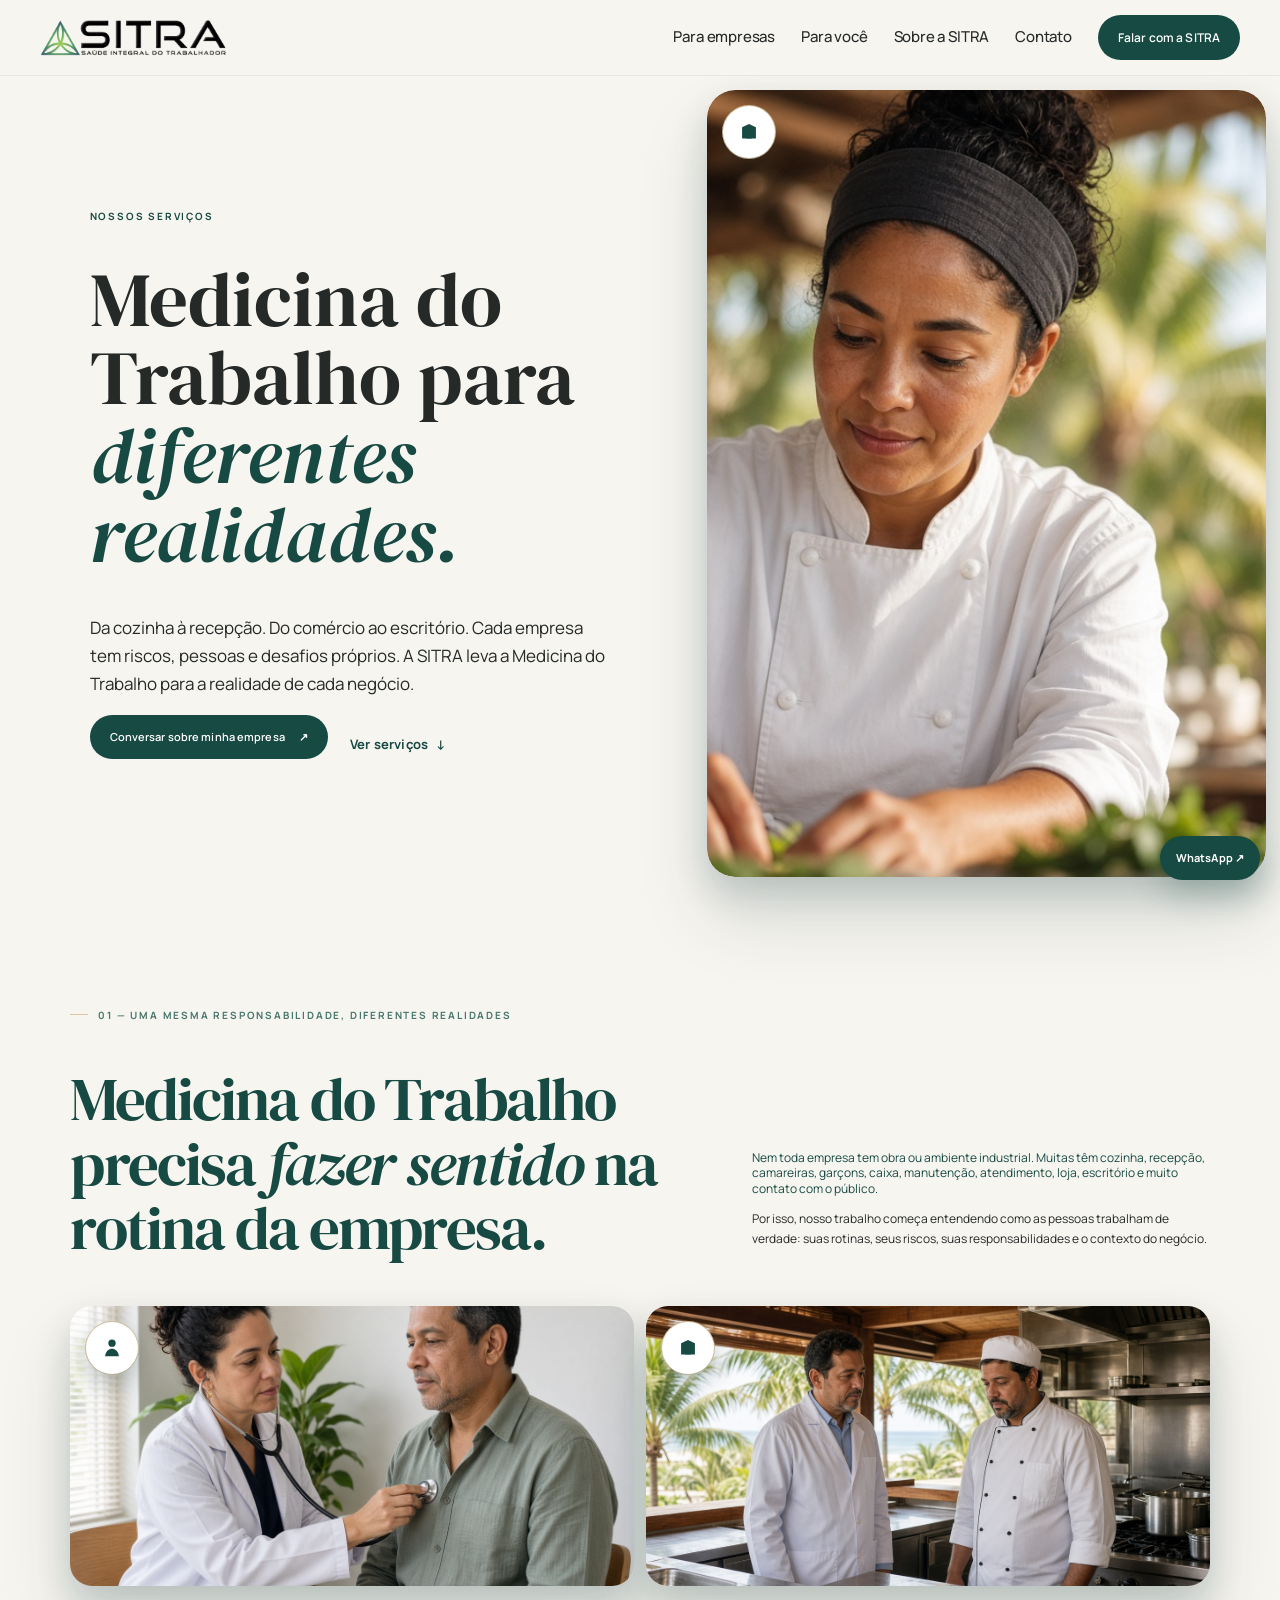
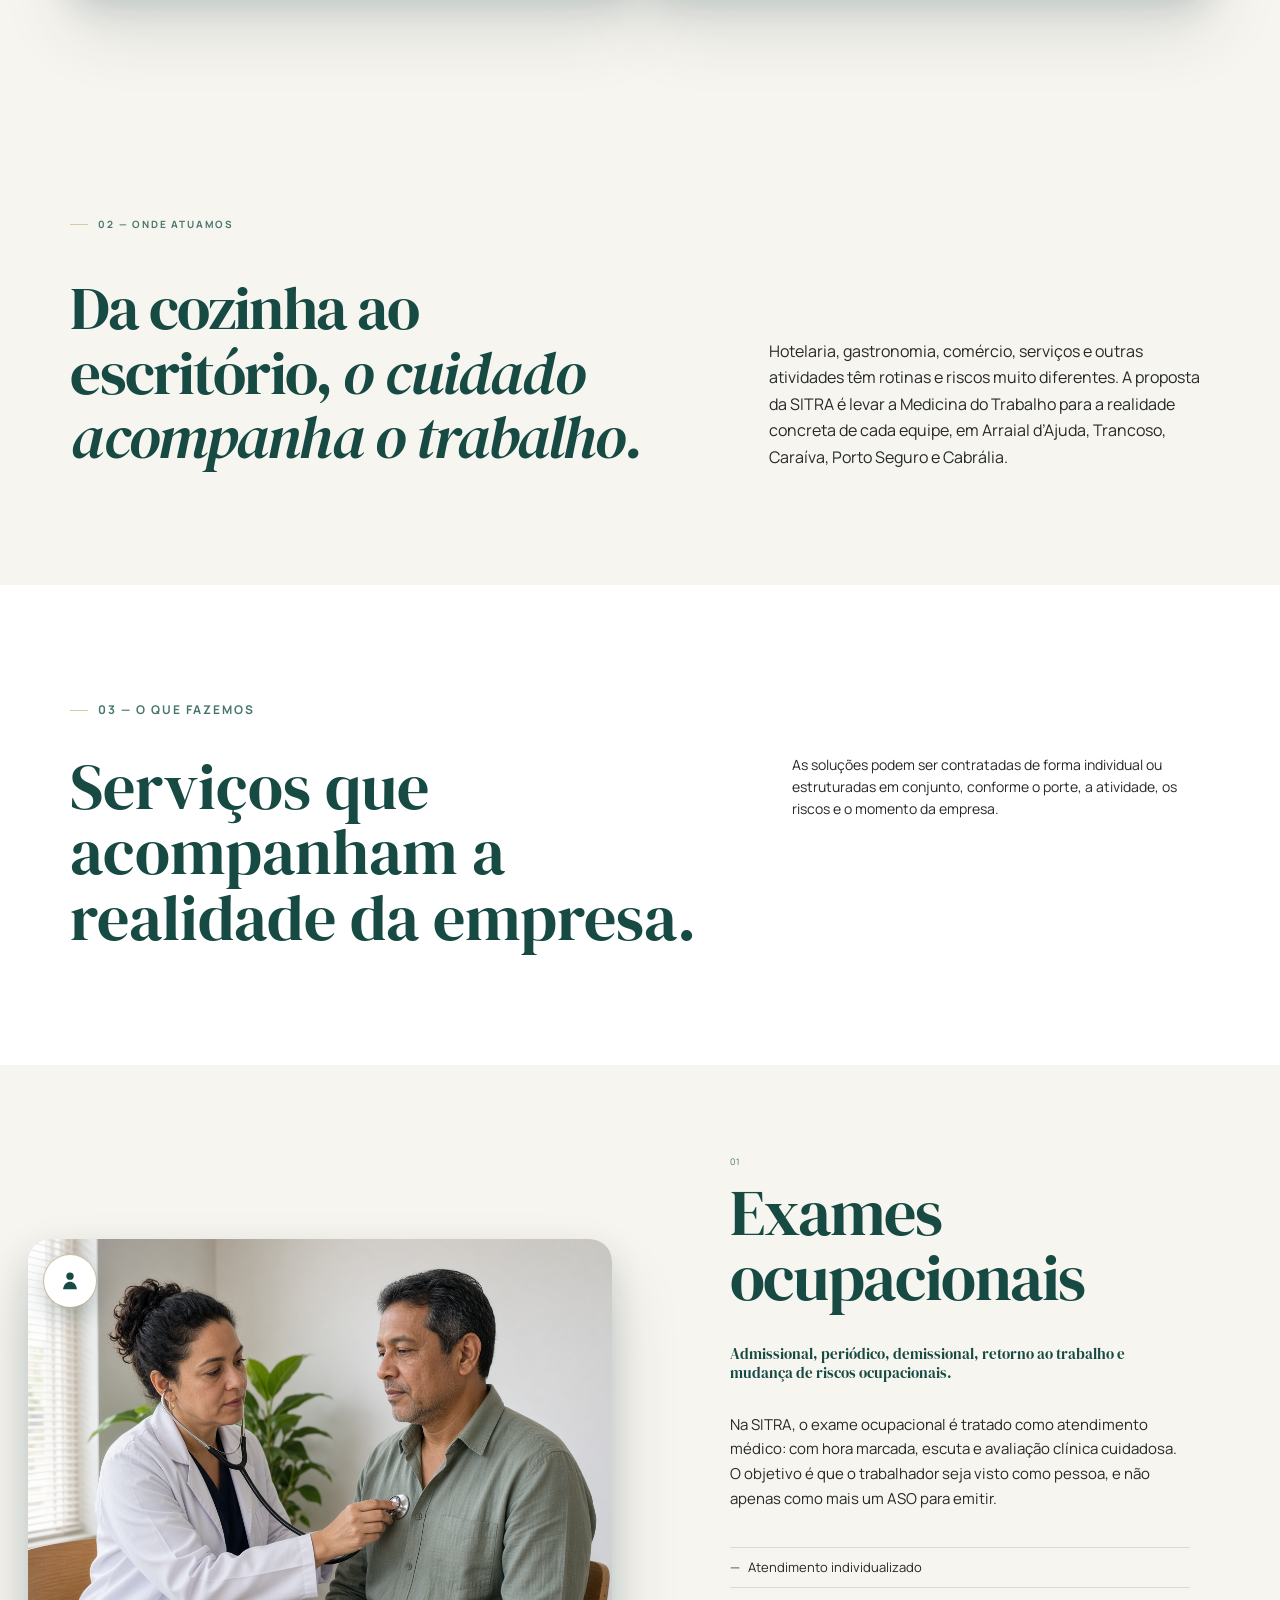
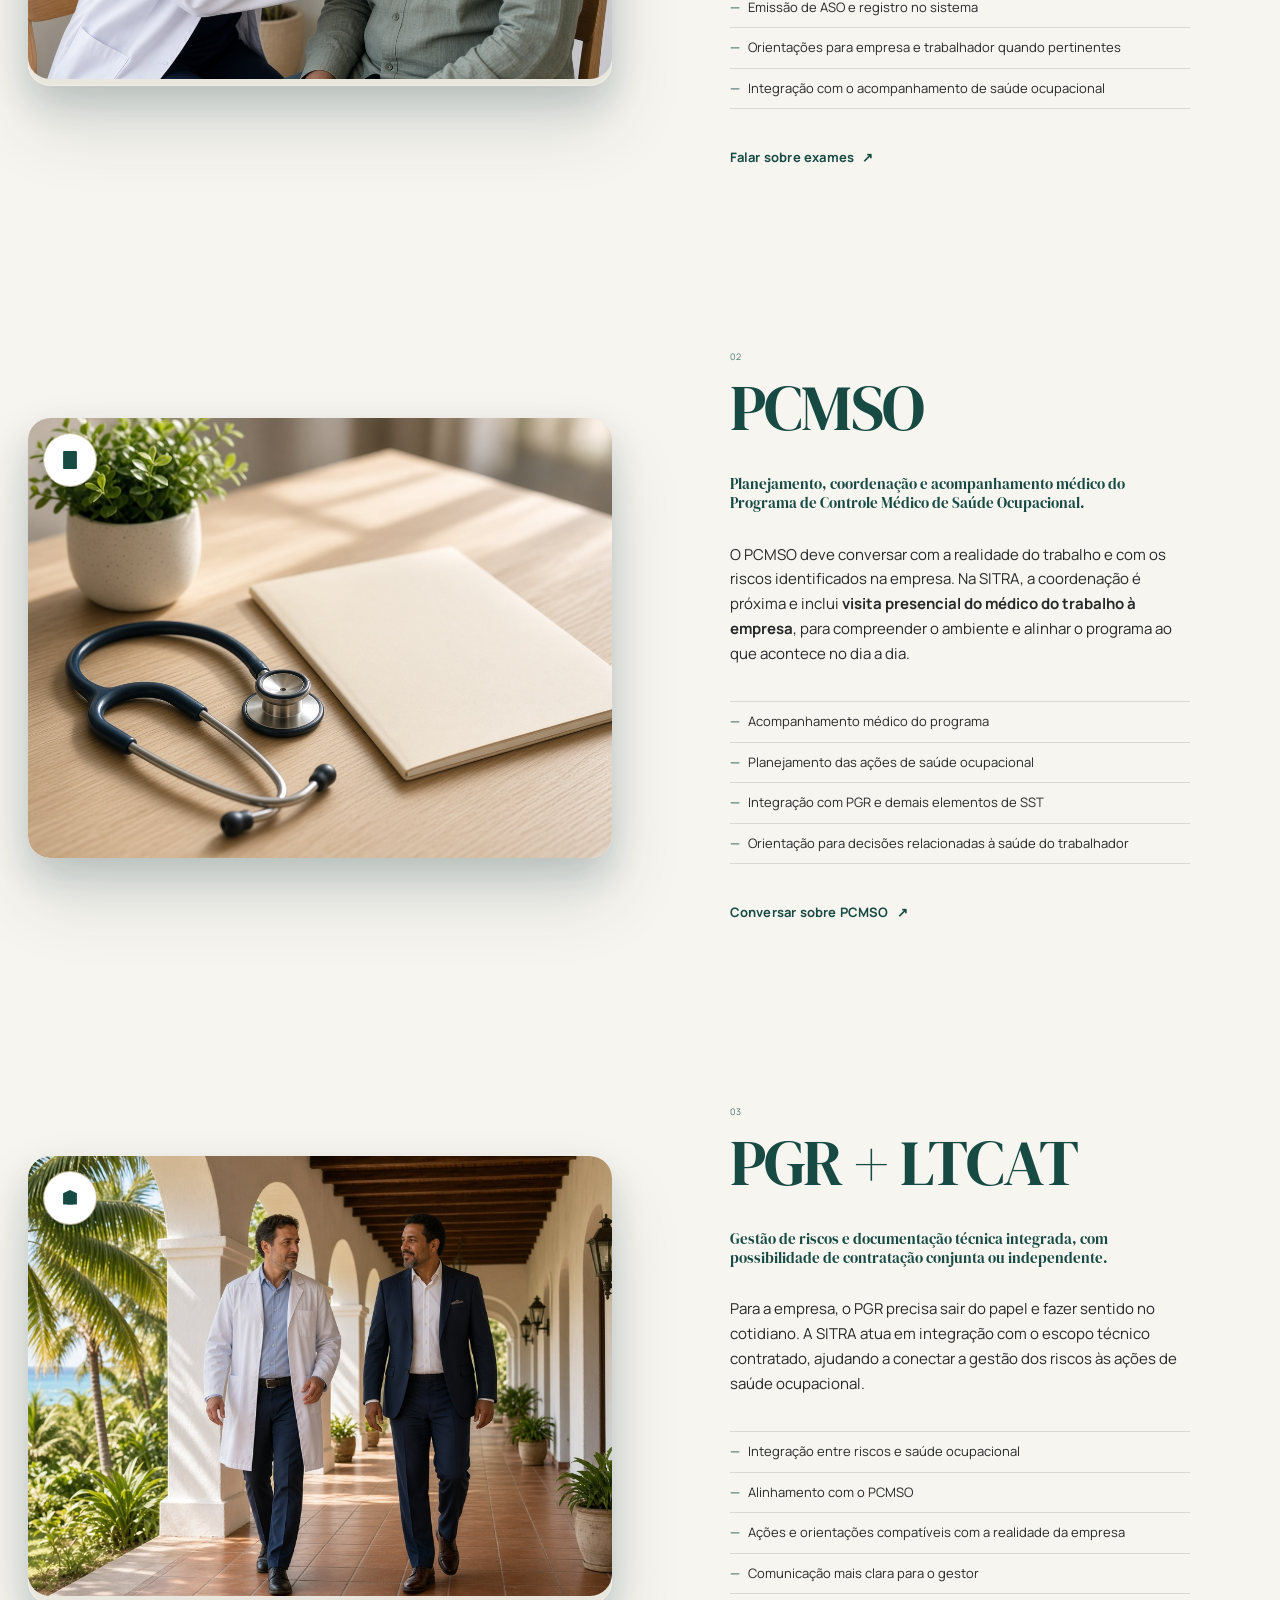
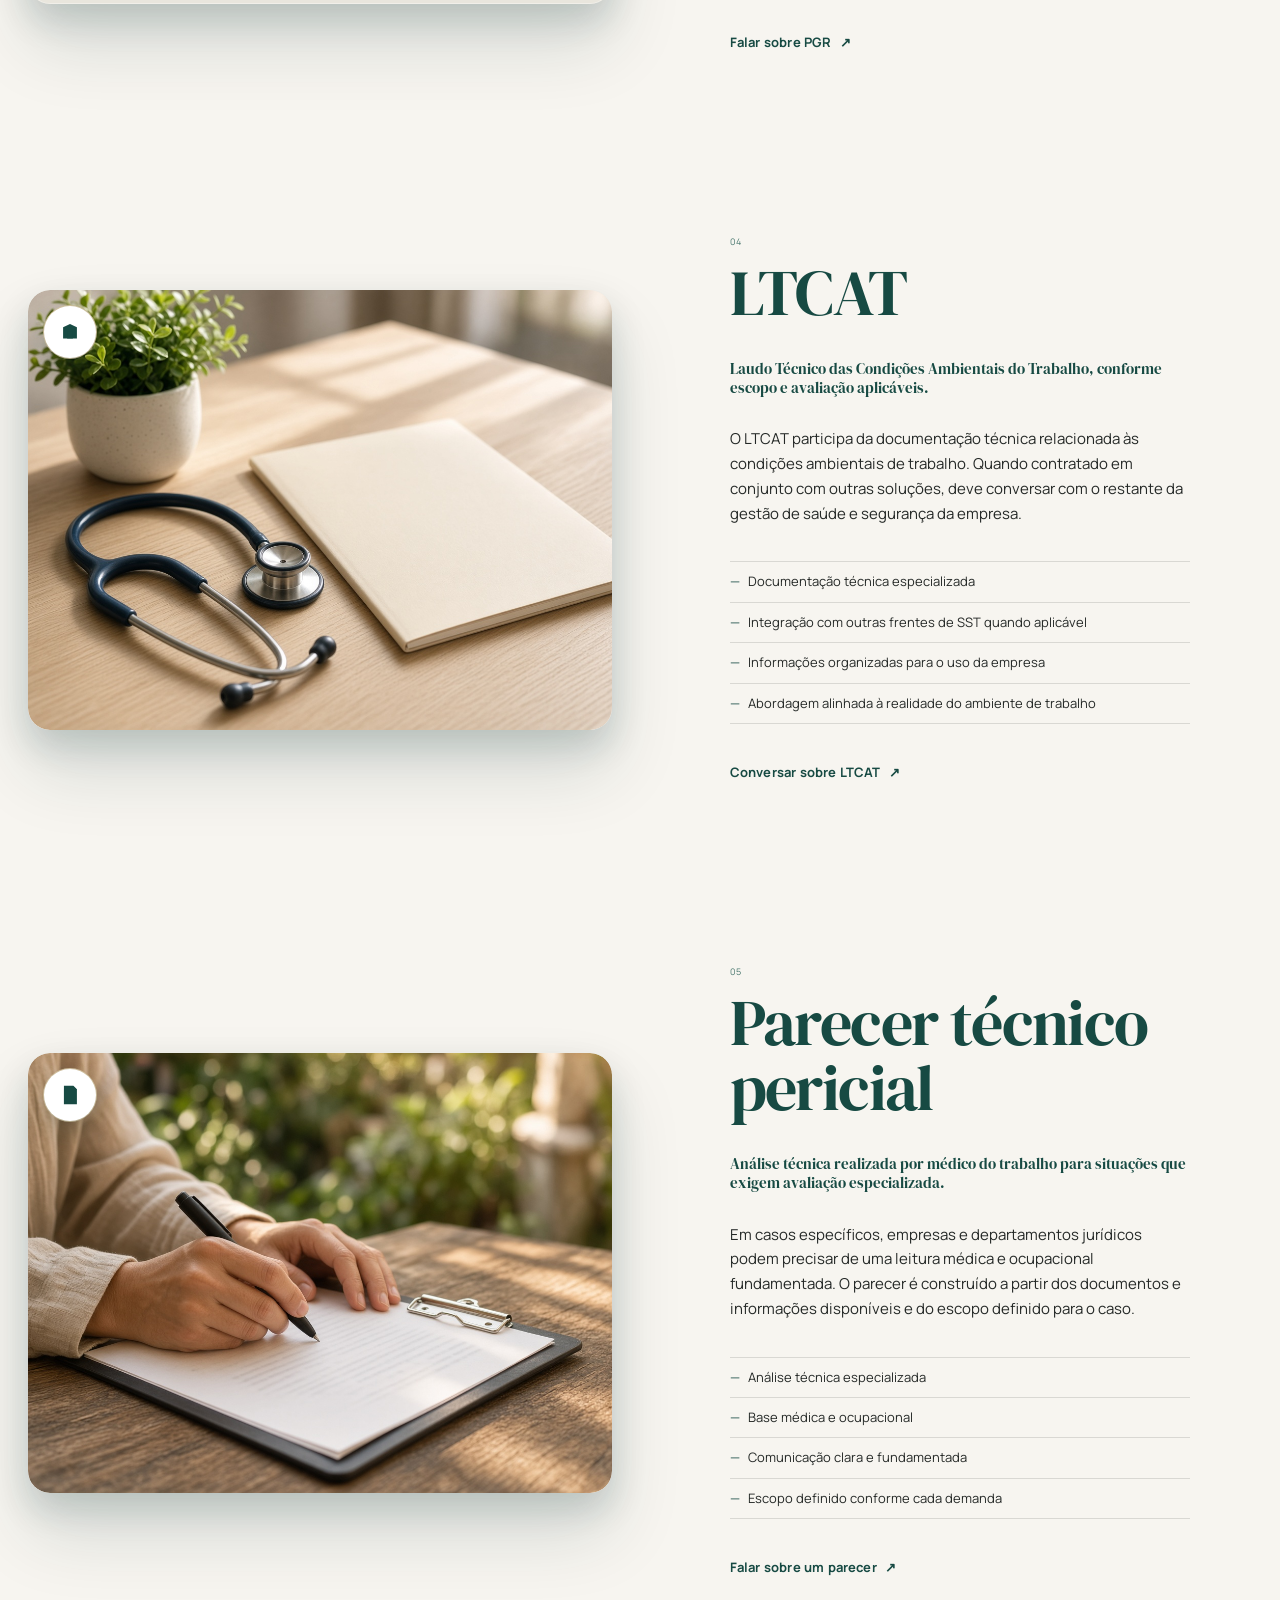
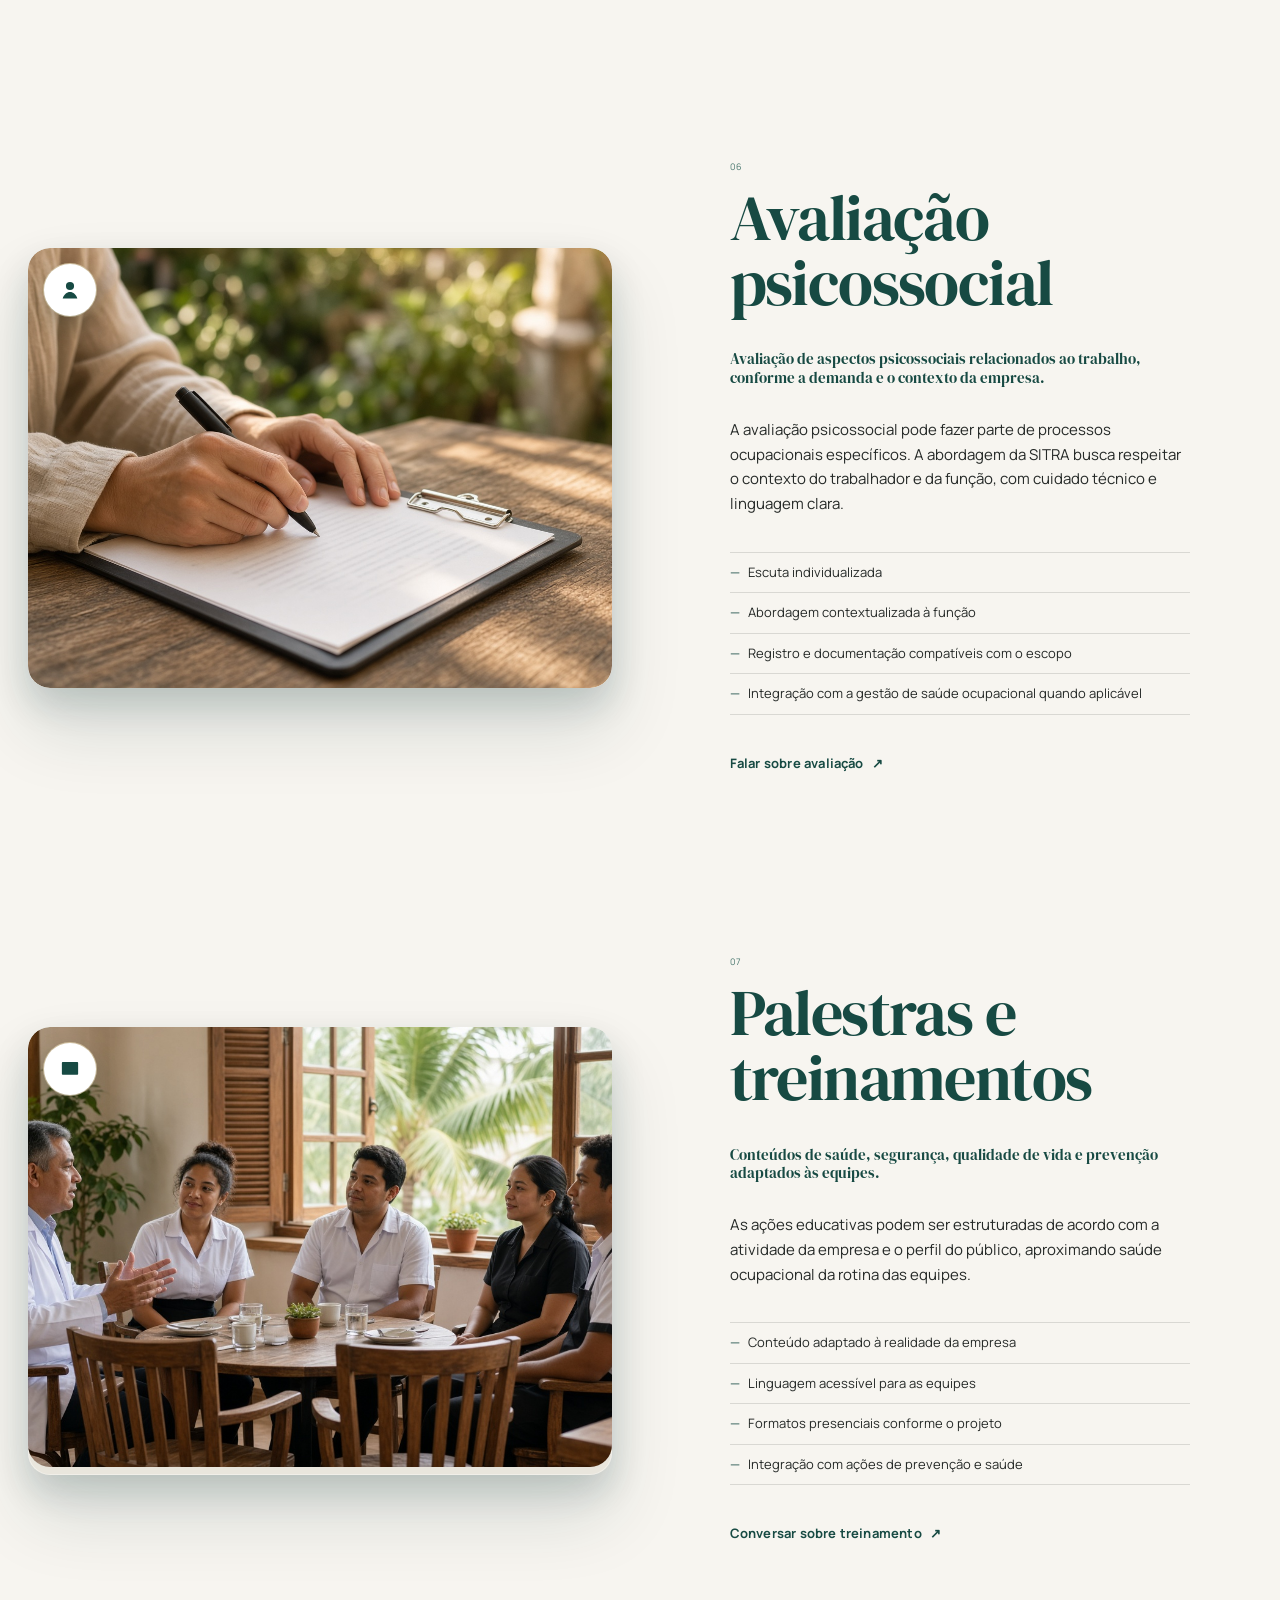
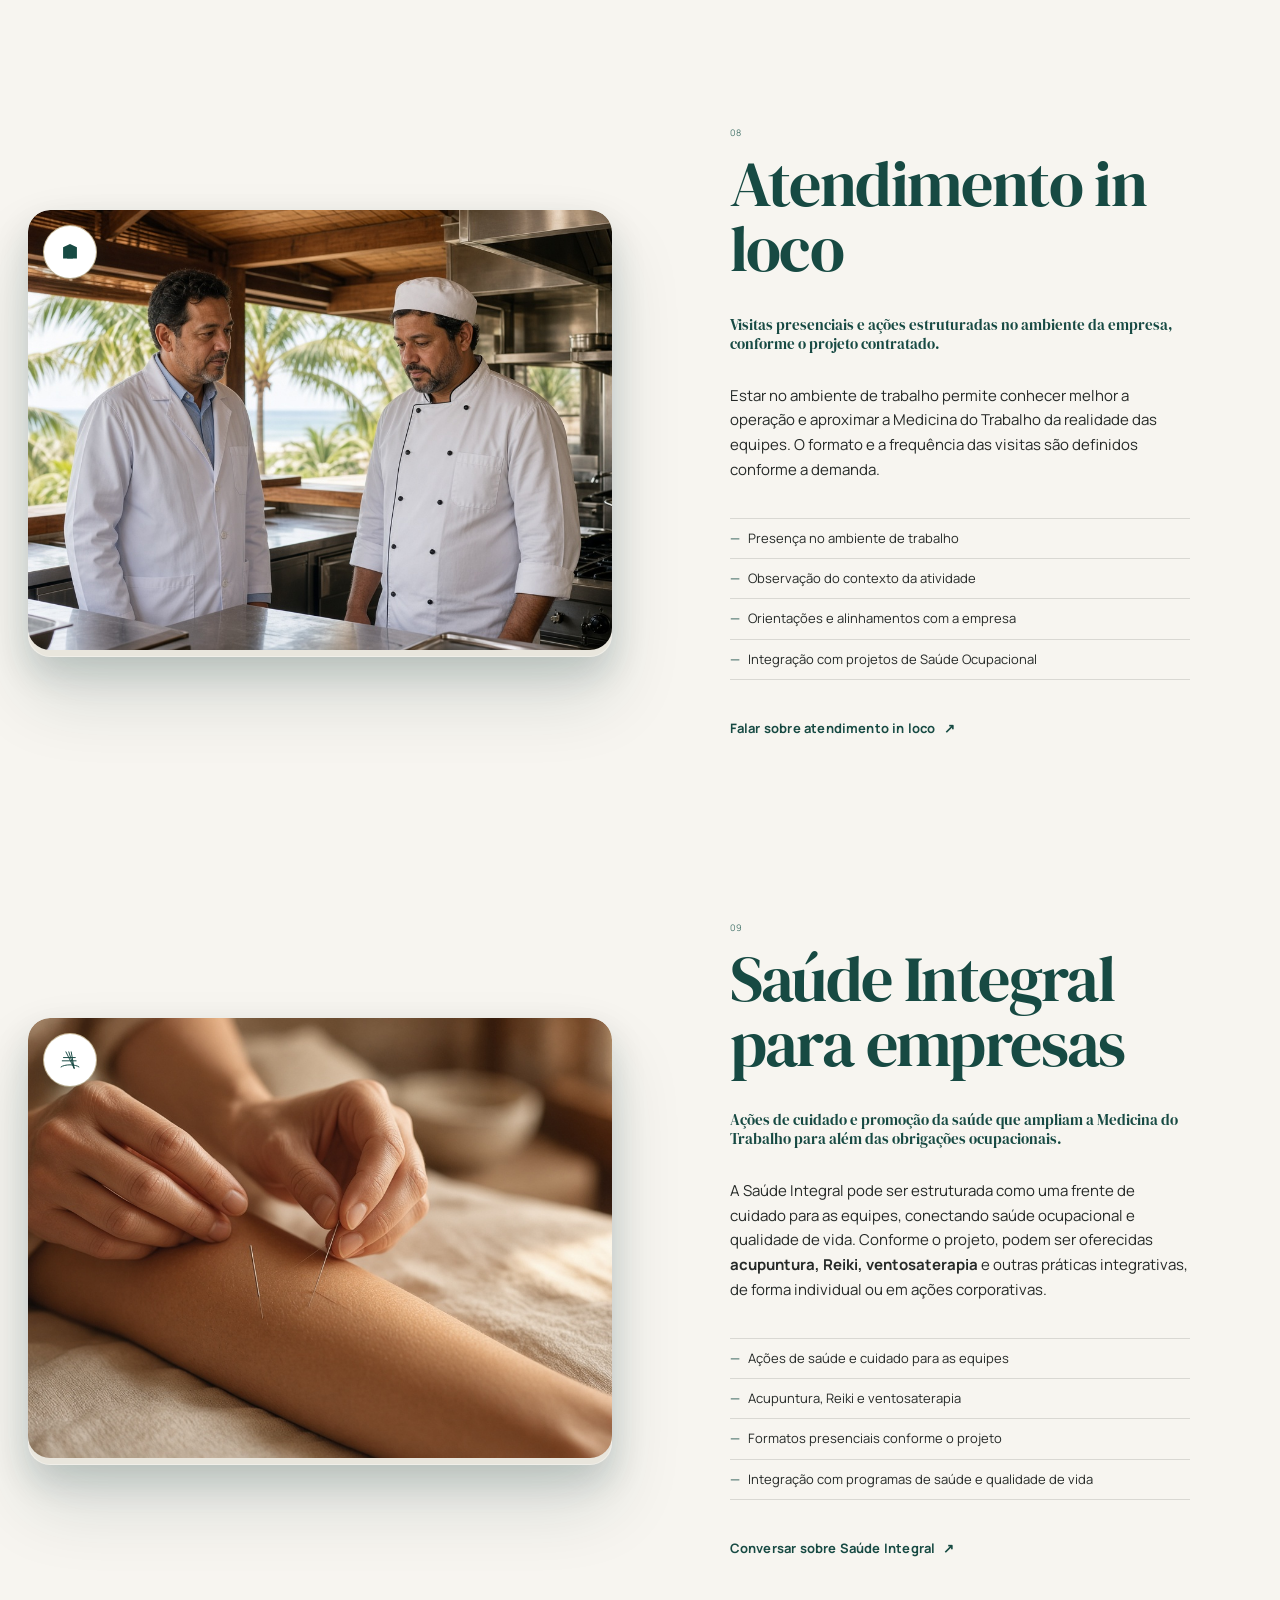
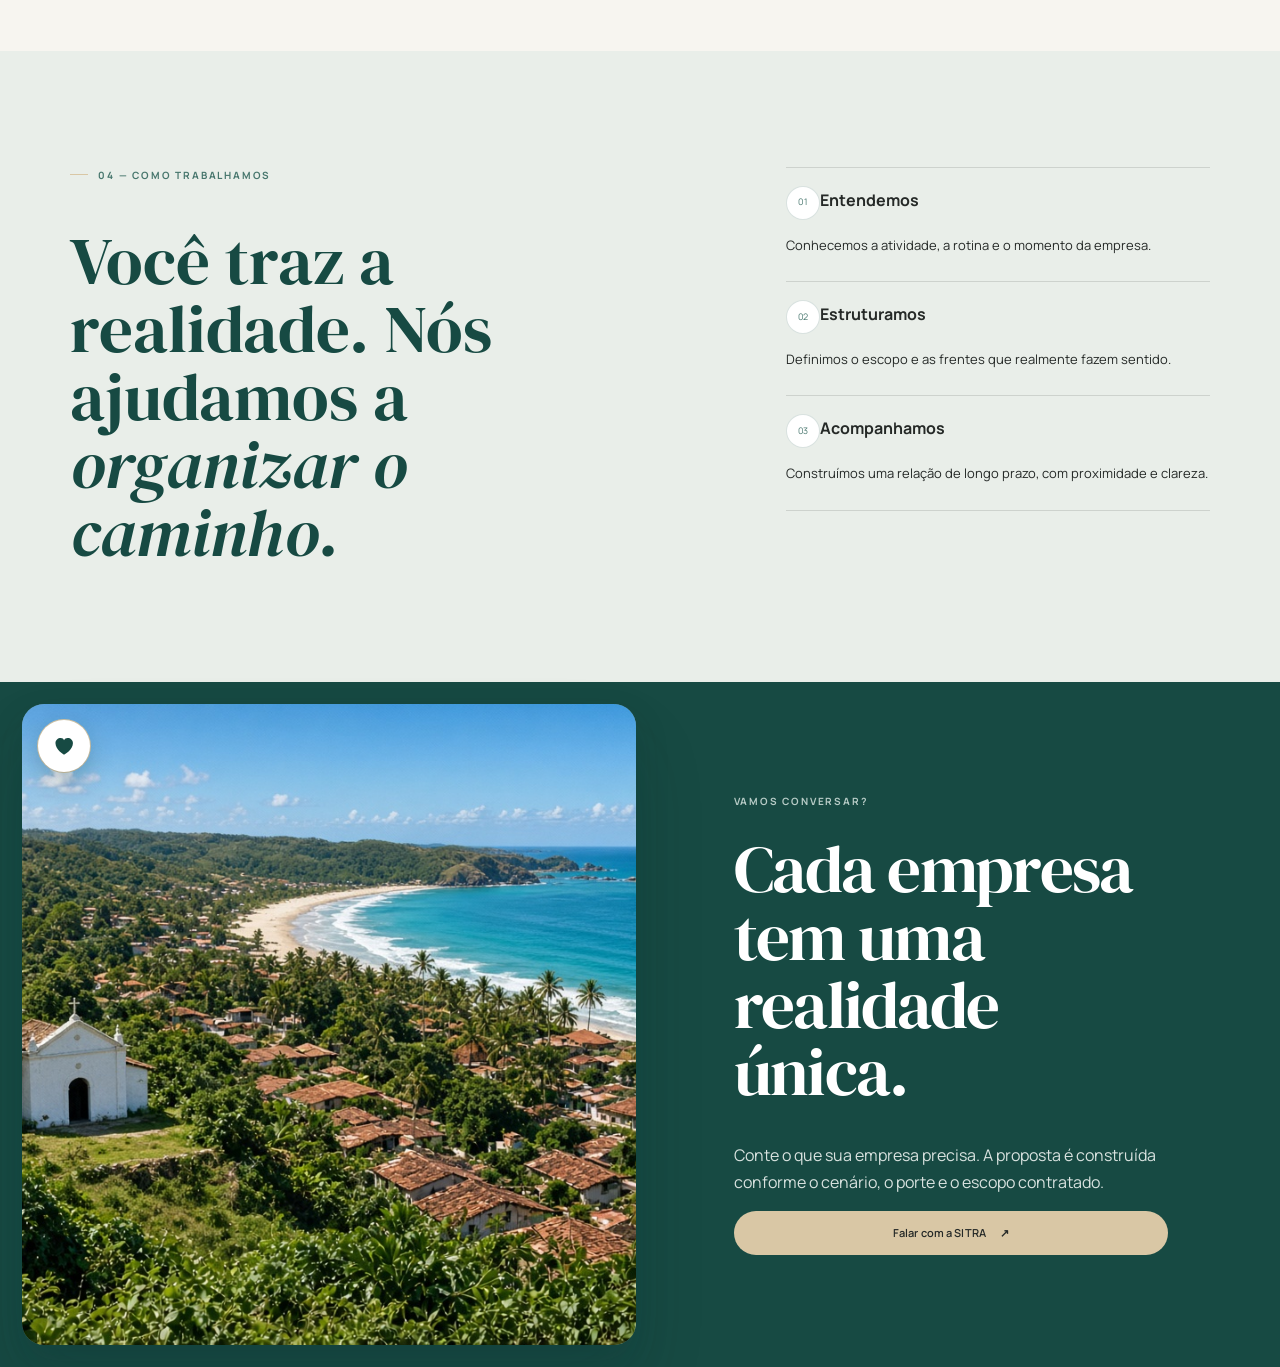
<file: pages/servicos.html>
<!doctype html>
<html lang="pt-BR">
<head>
  <meta charset="utf-8">
  <meta name="viewport" content="width=device-width, initial-scale=1">
  <title>Serviços | SITRA — Medicina do Trabalho e Saúde Ocupacional</title>
  <meta name="description" content="Exames ocupacionais, PCMSO, PGR, LTCAT, Saúde Integral e parecer técnico pericial. Soluções em Medicina do Trabalho para empresas da região de Arraial d’Ajuda e Porto Seguro.">
  <link rel="preconnect" href="https://fonts.googleapis.com">
  <link rel="preconnect" href="https://fonts.gstatic.com" crossorigin>
  <link href="https://fonts.googleapis.com/css2?family=DM+Serif+Display&family=Manrope:wght@400;500;600;700&display=swap" rel="stylesheet">
  <link rel="stylesheet" href="../assets/styles.css">
</head>
<body>
<header class="site-header">
  <a class="brand" href="../index.html" aria-label="SITRA — início"><img src="../assets/logo-sitra.png" alt="SITRA — Saúde Integral do Trabalhador"></a>
  <nav class="desktop-nav" aria-label="Navegação principal">
    <a href="empresas.html">Para empresas</a>
    
    <a href="voce.html">Para você</a>
    <a href="sobre.html">Sobre a SITRA</a>
    <a href="contato.html">Contato</a>
  </nav>
  <a class="header-cta" href="https://wa.me/5531999145388?text=Ol%C3%A1%2C%20gostaria%20de%20falar%20com%20a%20SITRA." target="_blank" rel="noopener">Falar com a SITRA</a>
  <button class="menu-toggle" aria-expanded="false" aria-controls="mobile-menu" aria-label="Abrir menu">Menu</button>
</header>
<div id="mobile-menu" class="mobile-menu" hidden>
  <a href="empresas.html">Para empresas</a><a href="voce.html">Para você</a><a href="sobre.html">Sobre a SITRA</a><a href="contato.html">Contato</a>
  <a class="mobile-cta" href="https://wa.me/5531999145388?text=Ol%C3%A1%2C%20gostaria%20de%20falar%20com%20a%20SITRA." target="_blank" rel="noopener">Falar com a SITRA</a>
</div>

<main class="page-main">
  <section class="services-hero">
    <div class="services-hero-copy">
      <p class="eyebrow">NOSSOS SERVIÇOS</p>
      <h1>Medicina do Trabalho para <em>diferentes realidades.</em></h1>
      <p class="services-hero-lead">Da cozinha à recepção. Do comércio ao escritório. Cada empresa tem riscos, pessoas e desafios próprios. A SITRA leva a Medicina do Trabalho para a realidade de cada negócio.</p>
      <div class="hero-actions"><a class="button" href="https://wa.me/5531999145388?text=Ol%C3%A1%2C%20gostaria%20de%20conhecer%20os%20servi%C3%A7os%20da%20SITRA." target="_blank" rel="noopener">Conversar sobre minha empresa <span>↗</span></a><a class="text-link" href="#servicos">Ver serviços <span>↓</span></a></div>
    </div>
    <div class="services-hero-mosaic" aria-label="Exemplos de ambientes profissionais atendidos pela SITRA">
      <figure class="sector-tile sector-tile-main"><img src="../assets/images/setor-restaurante.jpg" alt="Profissional trabalhando em cozinha de restaurante"><figcaption>RESTAURANTES · GASTRONOMIA</figcaption></figure>
      <figure class="sector-tile sector-tile-hotel"><img src="../assets/images/setor-hotelaria.jpg" alt="Profissional trabalhando em quarto de hotel ou pousada"><figcaption>HOTÉIS · POUSADAS</figcaption></figure>
      <figure class="sector-tile sector-tile-commerce"><img src="../assets/images/setor-comercio.jpg" alt="Atendimento em loja de roupas e artesanato"><figcaption>COMÉRCIO</figcaption></figure>
      <figure class="sector-tile sector-tile-office"><img src="../assets/images/setor-escritorio.jpg" alt="Reunião profissional em ambiente de escritório"><figcaption>SERVIÇOS · ESCRITÓRIOS</figcaption></figure>
      <figure class="sector-tile sector-tile-industry"><img src="../assets/images/setor-industria.jpg" alt="Visita técnica em ambiente industrial"><figcaption>INDÚSTRIA</figcaption></figure>
    </div>
  </section>

  <section class="service-principles section-pad">
    <div class="section-kicker">01 — UMA MESMA RESPONSABILIDADE, DIFERENTES REALIDADES</div>
    <div class="service-principles-grid">
      <h2>Medicina do Trabalho precisa <em>fazer sentido</em> na rotina da empresa.</h2>
      <div>
        <p class="large-copy">Nem toda empresa tem obra ou ambiente industrial. Muitas têm cozinha, recepção, camareiras, garçons, caixa, manutenção, atendimento, loja, escritório e muito contato com o público.</p>
        <p>Por isso, nosso trabalho começa entendendo como as pessoas trabalham de verdade: suas rotinas, seus riscos, suas responsabilidades e o contexto do negócio.</p>
      </div>
    </div>
    <div class="service-image-rail">
      <figure><img src="../assets/images/servico-exames-consulta.jpg" alt="Atendimento médico individualizado"><figcaption>ESCUTA · AVALIAÇÃO · CUIDADO</figcaption></figure>
      <figure><img src="../assets/images/visita-tecnica.jpg" alt="Visita técnica em ambiente de trabalho"><figcaption>PRESENÇA · PREVENÇÃO · ORGANIZAÇÃO</figcaption></figure>
    </div>
  </section>

  <section class="sector-context section-pad">
    <div class="section-kicker">02 — ONDE ATUAMOS</div>
    <div class="sector-context-grid">
      <h2>Da cozinha ao escritório, <em>o cuidado acompanha o trabalho.</em></h2>
      <p>Hotelaria, gastronomia, comércio, serviços e outras atividades têm rotinas e riscos muito diferentes. A proposta da SITRA é levar a Medicina do Trabalho para a realidade concreta de cada equipe, em Arraial d’Ajuda, Trancoso, Caraíva, Porto Seguro e Cabrália.</p>
    </div>
  </section>

  <section id="servicos" class="service-detail-section">
    <div class="section-pad service-detail-head">
      <div class="section-kicker">03 — O QUE FAZEMOS</div>
      <div class="service-detail-head-grid">
        <h2>Serviços que acompanham a realidade da empresa.</h2>
        <p>As soluções podem ser contratadas de forma individual ou estruturadas em conjunto, conforme o porte, a atividade, os riscos e o momento da empresa.</p>
      </div>
    </div>

    <article id="exames" class="service-detail">
      <div class="service-detail-image"><img src="../assets/images/servico-exames-consulta.jpg" alt="Atendimento médico ocupacional individualizado"></div>
      <div class="service-detail-copy"><span class="service-number">01</span><h2>Exames ocupacionais</h2><p class="service-lead">Admissional, periódico, demissional, retorno ao trabalho e mudança de riscos ocupacionais.</p><p>Na SITRA, o exame ocupacional é tratado como atendimento médico: com hora marcada, escuta e avaliação clínica cuidadosa. O objetivo é que o trabalhador seja visto como pessoa, e não apenas como mais um ASO para emitir.</p><ul class="service-points"><li>Atendimento individualizado</li><li>Emissão de ASO e registro no sistema</li><li>Orientações para empresa e trabalhador quando pertinentes</li><li>Integração com o acompanhamento de saúde ocupacional</li></ul><a class="text-link" href="https://wa.me/5531999145388?text=Ol%C3%A1%2C%20gostaria%20de%20saber%20sobre%20exames%20ocupacionais." target="_blank" rel="noopener">Falar sobre exames <span>↗</span></a></div>
    </article>

    <article id="pcmso" class="service-detail service-detail-reverse">
      <div class="service-detail-copy"><span class="service-number">02</span><h2>PCMSO</h2><p class="service-lead">Planejamento, coordenação e acompanhamento médico do Programa de Controle Médico de Saúde Ocupacional.</p><p>O PCMSO deve conversar com a realidade do trabalho e com os riscos identificados na empresa. Na SITRA, a coordenação é próxima e inclui <strong>visita presencial do médico do trabalho à empresa</strong>, para compreender o ambiente e alinhar o programa ao que acontece no dia a dia.</p><ul class="service-points"><li>Acompanhamento médico do programa</li><li>Planejamento das ações de saúde ocupacional</li><li>Integração com PGR e demais elementos de SST</li><li>Orientação para decisões relacionadas à saúde do trabalhador</li></ul><a class="text-link" href="https://wa.me/5531999145388?text=Ol%C3%A1%2C%20gostaria%20de%20conversar%20sobre%20PCMSO." target="_blank" rel="noopener">Conversar sobre PCMSO <span>↗</span></a></div>
      <div class="service-detail-image service-symbol-panel"><div class="service-symbol"><img src="../assets/icons/pcmso.svg" alt="" aria-hidden="true"><span>PCMSO</span></div></div>
    </article>

    <article id="pgr-ltcat" class="service-detail">
      <div class="service-detail-image"><img src="../assets/images/servico-pgr-pousada.jpg" alt="Ambiente de hospitalidade e organização do trabalho"></div>
      <div class="service-detail-copy"><span class="service-number">03</span><h2>PGR + LTCAT</h2><p class="service-lead">Gestão de riscos e documentação técnica integrada, com possibilidade de contratação conjunta ou independente.</p><p>Para a empresa, o PGR precisa sair do papel e fazer sentido no cotidiano. A SITRA atua em integração com o escopo técnico contratado, ajudando a conectar a gestão dos riscos às ações de saúde ocupacional.</p><ul class="service-points"><li>Integração entre riscos e saúde ocupacional</li><li>Alinhamento com o PCMSO</li><li>Ações e orientações compatíveis com a realidade da empresa</li><li>Comunicação mais clara para o gestor</li></ul><a class="text-link" href="https://wa.me/5531999145388?text=Ol%C3%A1%2C%20gostaria%20de%20saber%20sobre%20PGR." target="_blank" rel="noopener">Falar sobre PGR <span>↗</span></a></div>
    </article>

    <article id="ltcat" class="service-detail service-detail-reverse">
      <div class="service-detail-copy"><span class="service-number">04</span><h2>LTCAT</h2><p class="service-lead">Laudo Técnico das Condições Ambientais do Trabalho, conforme escopo e avaliação aplicáveis.</p><p>O LTCAT participa da documentação técnica relacionada às condições ambientais de trabalho. Quando contratado em conjunto com outras soluções, deve conversar com o restante da gestão de saúde e segurança da empresa.</p><ul class="service-points"><li>Documentação técnica especializada</li><li>Integração com outras frentes de SST quando aplicável</li><li>Informações organizadas para o uso da empresa</li><li>Abordagem alinhada à realidade do ambiente de trabalho</li></ul><a class="text-link" href="https://wa.me/5531999145388?text=Ol%C3%A1%2C%20gostaria%20de%20saber%20sobre LTCAT." target="_blank" rel="noopener">Conversar sobre LTCAT <span>↗</span></a></div>
      <div class="service-detail-image service-symbol-panel"><div class="service-symbol"><img src="../assets/icons/pgr.svg" alt="" aria-hidden="true"><span>LTCAT · documentação técnica</span></div></div>
    </article>

    <article id="parecer" class="service-detail">
      <div class="service-detail-image service-symbol-panel"><div class="service-symbol"><img src="../assets/icons/parecer.svg" alt="" aria-hidden="true"><span>Análise técnica</span></div></div>
      <div class="service-detail-copy"><span class="service-number">05</span><h2>Parecer técnico pericial</h2><p class="service-lead">Análise técnica realizada por médico do trabalho para situações que exigem avaliação especializada.</p><p>Em casos específicos, empresas e departamentos jurídicos podem precisar de uma leitura médica e ocupacional fundamentada. O parecer é construído a partir dos documentos e informações disponíveis e do escopo definido para o caso.</p><ul class="service-points"><li>Análise técnica especializada</li><li>Base médica e ocupacional</li><li>Comunicação clara e fundamentada</li><li>Escopo definido conforme cada demanda</li></ul><a class="text-link" href="https://wa.me/5531999145388?text=Ol%C3%A1%2C%20gostaria%20de%20conversar%20sobre%20parecer%20t%C3%A9cnico%20pericial." target="_blank" rel="noopener">Falar sobre um parecer <span>↗</span></a></div>
    </article>
    <article id="psicossocial" class="service-detail">
      <div class="service-detail-image service-symbol-panel"><div class="service-symbol"><img src="../assets/icons/psicossocial.svg" alt="" aria-hidden="true"><span>Avaliação psicossocial</span></div></div>
      <div class="service-detail-copy"><span class="service-number">06</span><h2>Avaliação psicossocial</h2><p class="service-lead">Avaliação de aspectos psicossociais relacionados ao trabalho, conforme a demanda e o contexto da empresa.</p><p>A avaliação psicossocial pode fazer parte de processos ocupacionais específicos. A abordagem da SITRA busca respeitar o contexto do trabalhador e da função, com cuidado técnico e linguagem clara.</p><ul class="service-points"><li>Escuta individualizada</li><li>Abordagem contextualizada à função</li><li>Registro e documentação compatíveis com o escopo</li><li>Integração com a gestão de saúde ocupacional quando aplicável</li></ul><a class="text-link" href="https://wa.me/5531999145388?text=Ol%C3%A1%2C%20gostaria%20de%20conversar%20sobre%20avalia%C3%A7%C3%A3o%20psicossocial." target="_blank" rel="noopener">Falar sobre avaliação <span>↗</span></a></div>
    </article>

    <article id="treinamentos" class="service-detail service-detail-reverse">
      <div class="service-detail-copy"><span class="service-number">07</span><h2>Palestras e treinamentos</h2><p class="service-lead">Conteúdos de saúde, segurança, qualidade de vida e prevenção adaptados às equipes.</p><p>As ações educativas podem ser estruturadas de acordo com a atividade da empresa e o perfil do público, aproximando saúde ocupacional da rotina das equipes.</p><ul class="service-points"><li>Conteúdo adaptado à realidade da empresa</li><li>Linguagem acessível para as equipes</li><li>Formatos presenciais conforme o projeto</li><li>Integração com ações de prevenção e saúde</li></ul><a class="text-link" href="https://wa.me/5531999145388?text=Ol%C3%A1%2C%20gostaria%20de%20saber%20sobre%20palestras%20e%20treinamentos." target="_blank" rel="noopener">Conversar sobre treinamento <span>↗</span></a></div>
      <div class="service-detail-image"><img src="../assets/images/palestra-equipe.jpg" alt="Equipe reunida em ambiente de trabalho"></div>
    </article>

    <article id="in-loco" class="service-detail">
      <div class="service-detail-image"><img src="../assets/images/visita-tecnica.jpg" alt="Profissionais durante visita presencial ao ambiente de trabalho"></div>
      <div class="service-detail-copy"><span class="service-number">08</span><h2>Atendimento in loco</h2><p class="service-lead">Visitas presenciais e ações estruturadas no ambiente da empresa, conforme o projeto contratado.</p><p>Estar no ambiente de trabalho permite conhecer melhor a operação e aproximar a Medicina do Trabalho da realidade das equipes. O formato e a frequência das visitas são definidos conforme a demanda.</p><ul class="service-points"><li>Presença no ambiente de trabalho</li><li>Observação do contexto da atividade</li><li>Orientações e alinhamentos com a empresa</li><li>Integração com projetos de Saúde Ocupacional</li></ul><a class="text-link" href="https://wa.me/5531999145388?text=Ol%C3%A1%2C%20gostaria%20de%20conversar%20sobre%20atendimento%20in%20loco." target="_blank" rel="noopener">Falar sobre atendimento in loco <span>↗</span></a></div>
    </article>

    <article id="saude-integral" class="service-detail service-detail-reverse">
      <div class="service-detail-copy"><span class="service-number">09</span><h2>Saúde Integral para empresas</h2><p class="service-lead">Ações de cuidado e promoção da saúde que ampliam a Medicina do Trabalho para além das obrigações ocupacionais.</p><p>A Saúde Integral pode ser estruturada como uma frente de cuidado para as equipes, conectando saúde ocupacional e qualidade de vida. Conforme o projeto, podem ser oferecidas <strong>acupuntura, Reiki, ventosaterapia</strong> e outras práticas integrativas, de forma individual ou em ações corporativas.</p><ul class="service-points"><li>Ações de saúde e cuidado para as equipes</li><li>Acupuntura, Reiki e ventosaterapia</li><li>Formatos presenciais conforme o projeto</li><li>Integração com programas de saúde e qualidade de vida</li></ul><a class="text-link" href="https://wa.me/5531999145388?text=Ol%C3%A1%2C%20gostaria%20de%20conhecer%20a%20Sa%C3%BAde%20Integral%20para%20minha%20empresa." target="_blank" rel="noopener">Conversar sobre Saúde Integral <span>↗</span></a></div>
      <div class="service-detail-image"><img src="../assets/images/acupuntura.jpg" alt="Acupuntura em atendimento"></div>
    </article>
  </section>

  <section class="service-fit section-pad">
    <div class="service-fit-grid">
      <div>
        <div class="section-kicker">04 — COMO TRABALHAMOS</div>
        <h2>Você traz a realidade. Nós ajudamos a <em>organizar o caminho.</em></h2>
      </div>
      <div class="service-fit-steps">
        <div><span>01</span><strong>Entendemos</strong><p>Conhecemos a atividade, a rotina e o momento da empresa.</p></div>
        <div><span>02</span><strong>Estruturamos</strong><p>Definimos o escopo e as frentes que realmente fazem sentido.</p></div>
        <div><span>03</span><strong>Acompanhamos</strong><p>Construímos uma relação de longo prazo, com proximidade e clareza.</p></div>
      </div>
    </div>
  </section>

  <section class="services-closing">
    <div class="services-closing-photo"><img src="../assets/images/arraial.jpg" alt="Paisagem costeira de Arraial d’Ajuda ao fim da tarde"></div>
    <div class="services-closing-copy"><p class="eyebrow">VAMOS CONVERSAR?</p><h2>Cada empresa tem uma realidade única.</h2><p>Conte o que sua empresa precisa. A proposta é construída conforme o cenário, o porte e o escopo contratado.</p><a class="button button-sand" href="https://wa.me/5531999145388?text=Ol%C3%A1%2C%20gostaria%20de%20conversar%20sobre%20as%20solu%C3%A7%C3%B5es%20da%20SITRA%20para%20minha%20empresa." target="_blank" rel="noopener">Falar com a SITRA <span>↗</span></a></div>
  </section>
</main>

<a class="floating-whatsapp" href="https://wa.me/5531999145388?text=Ol%C3%A1%2C%20gostaria%20de%20falar%20com%20a%20SITRA." target="_blank" rel="noopener" aria-label="Falar com a SITRA pelo WhatsApp">WhatsApp <span>↗</span></a>
<script src="../assets/site.js"></script>
</body>
</html>
</file>
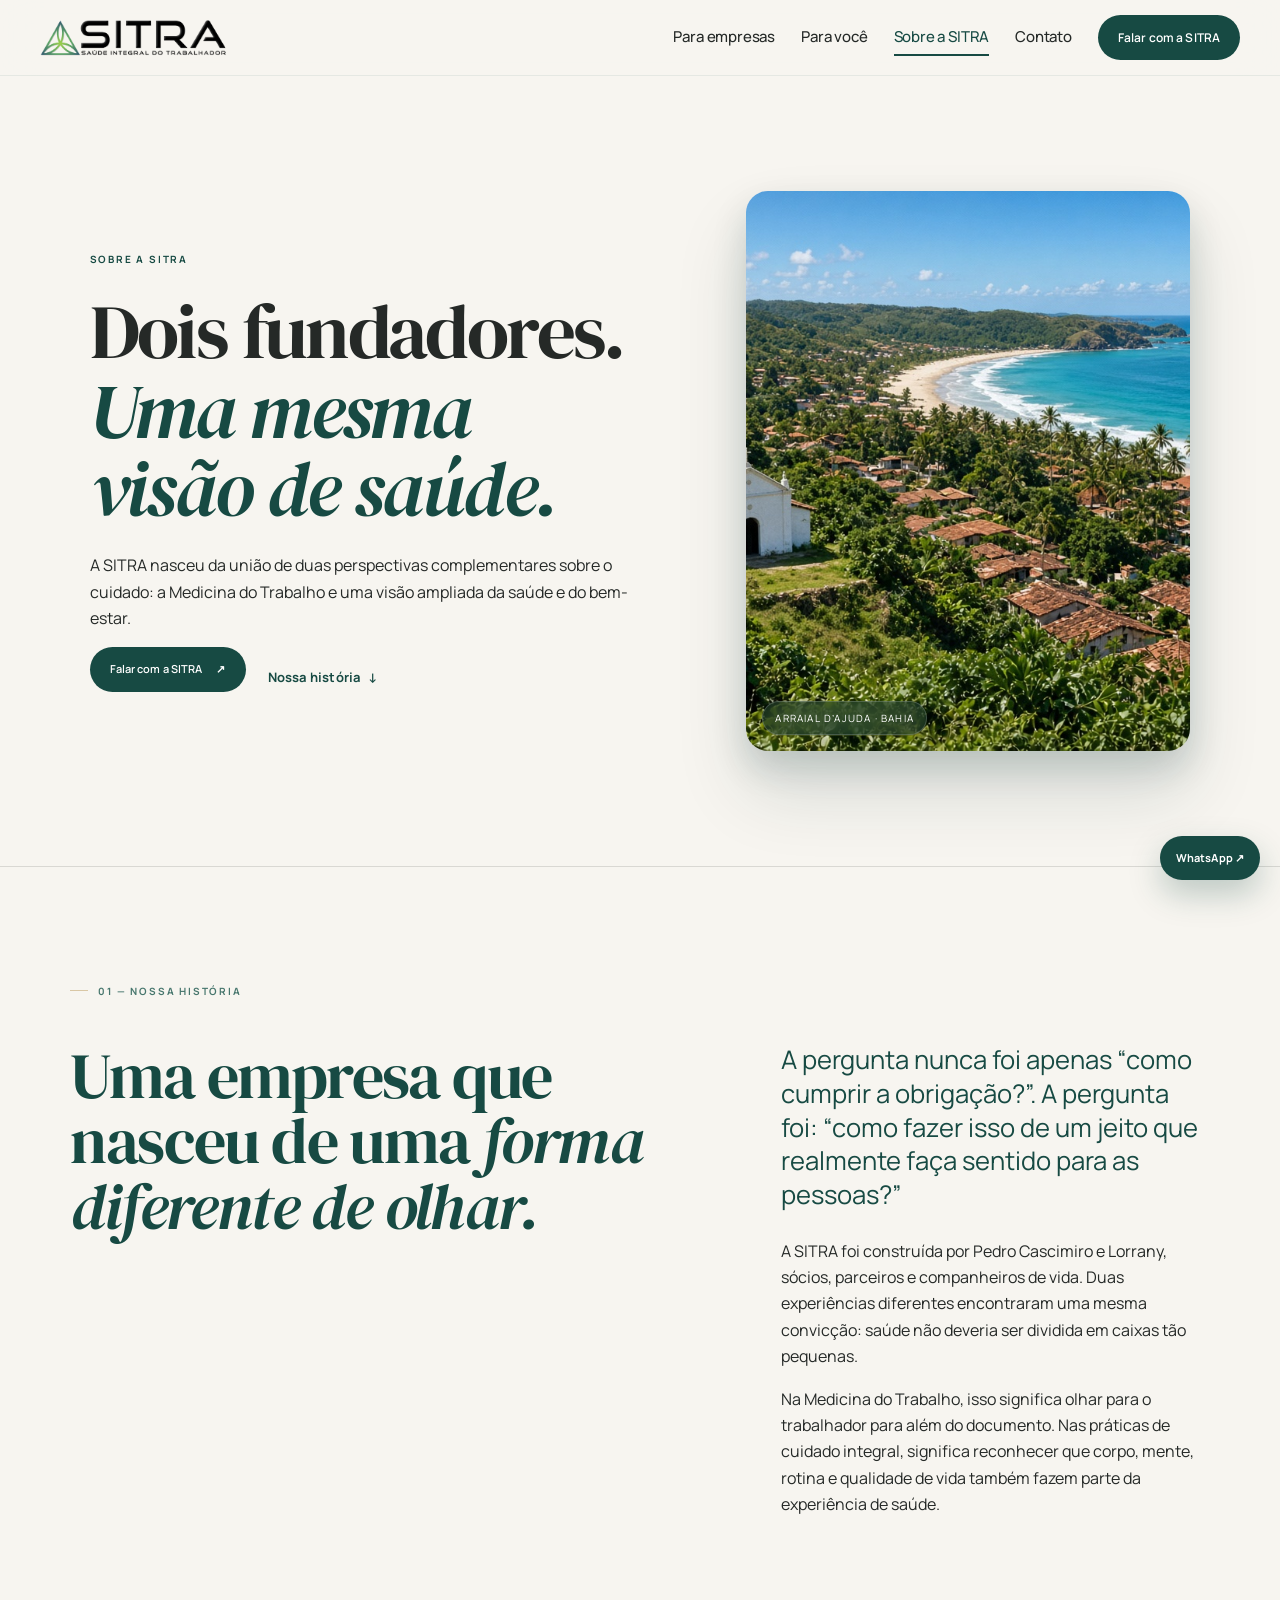
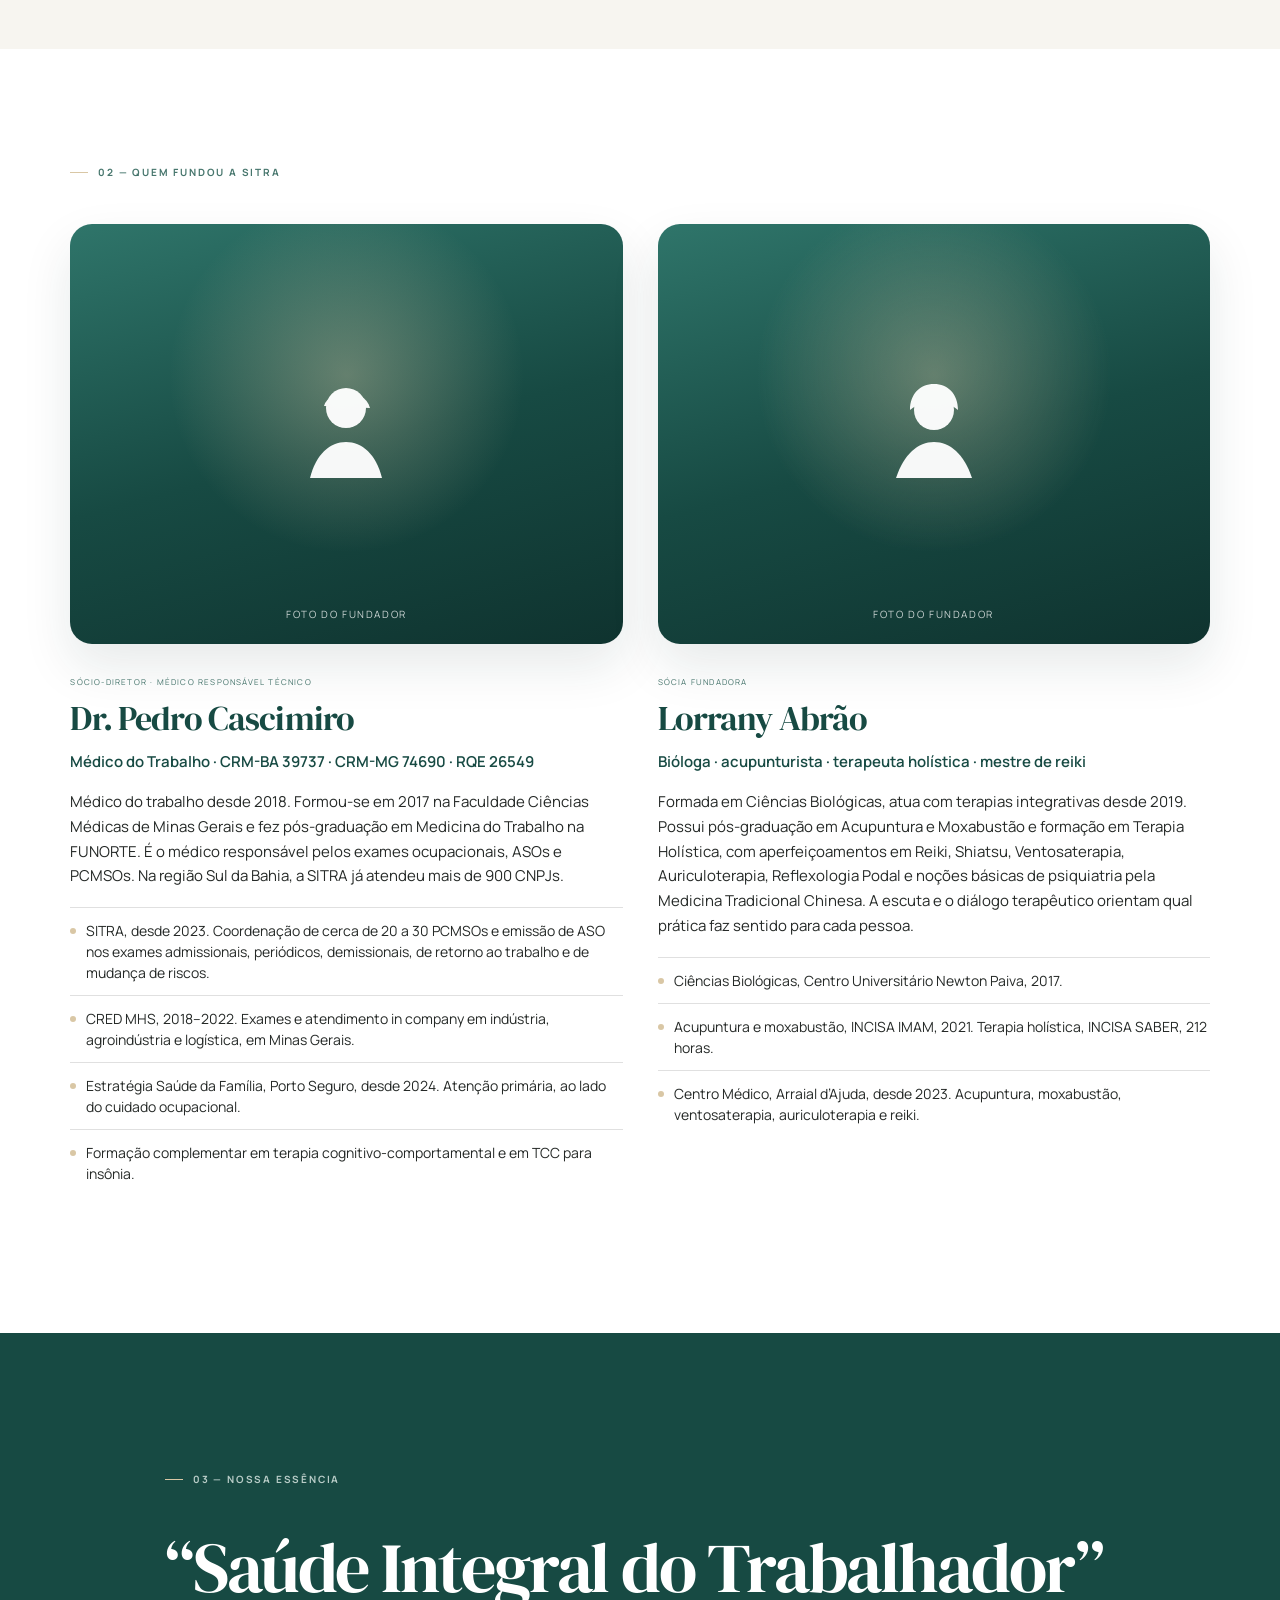
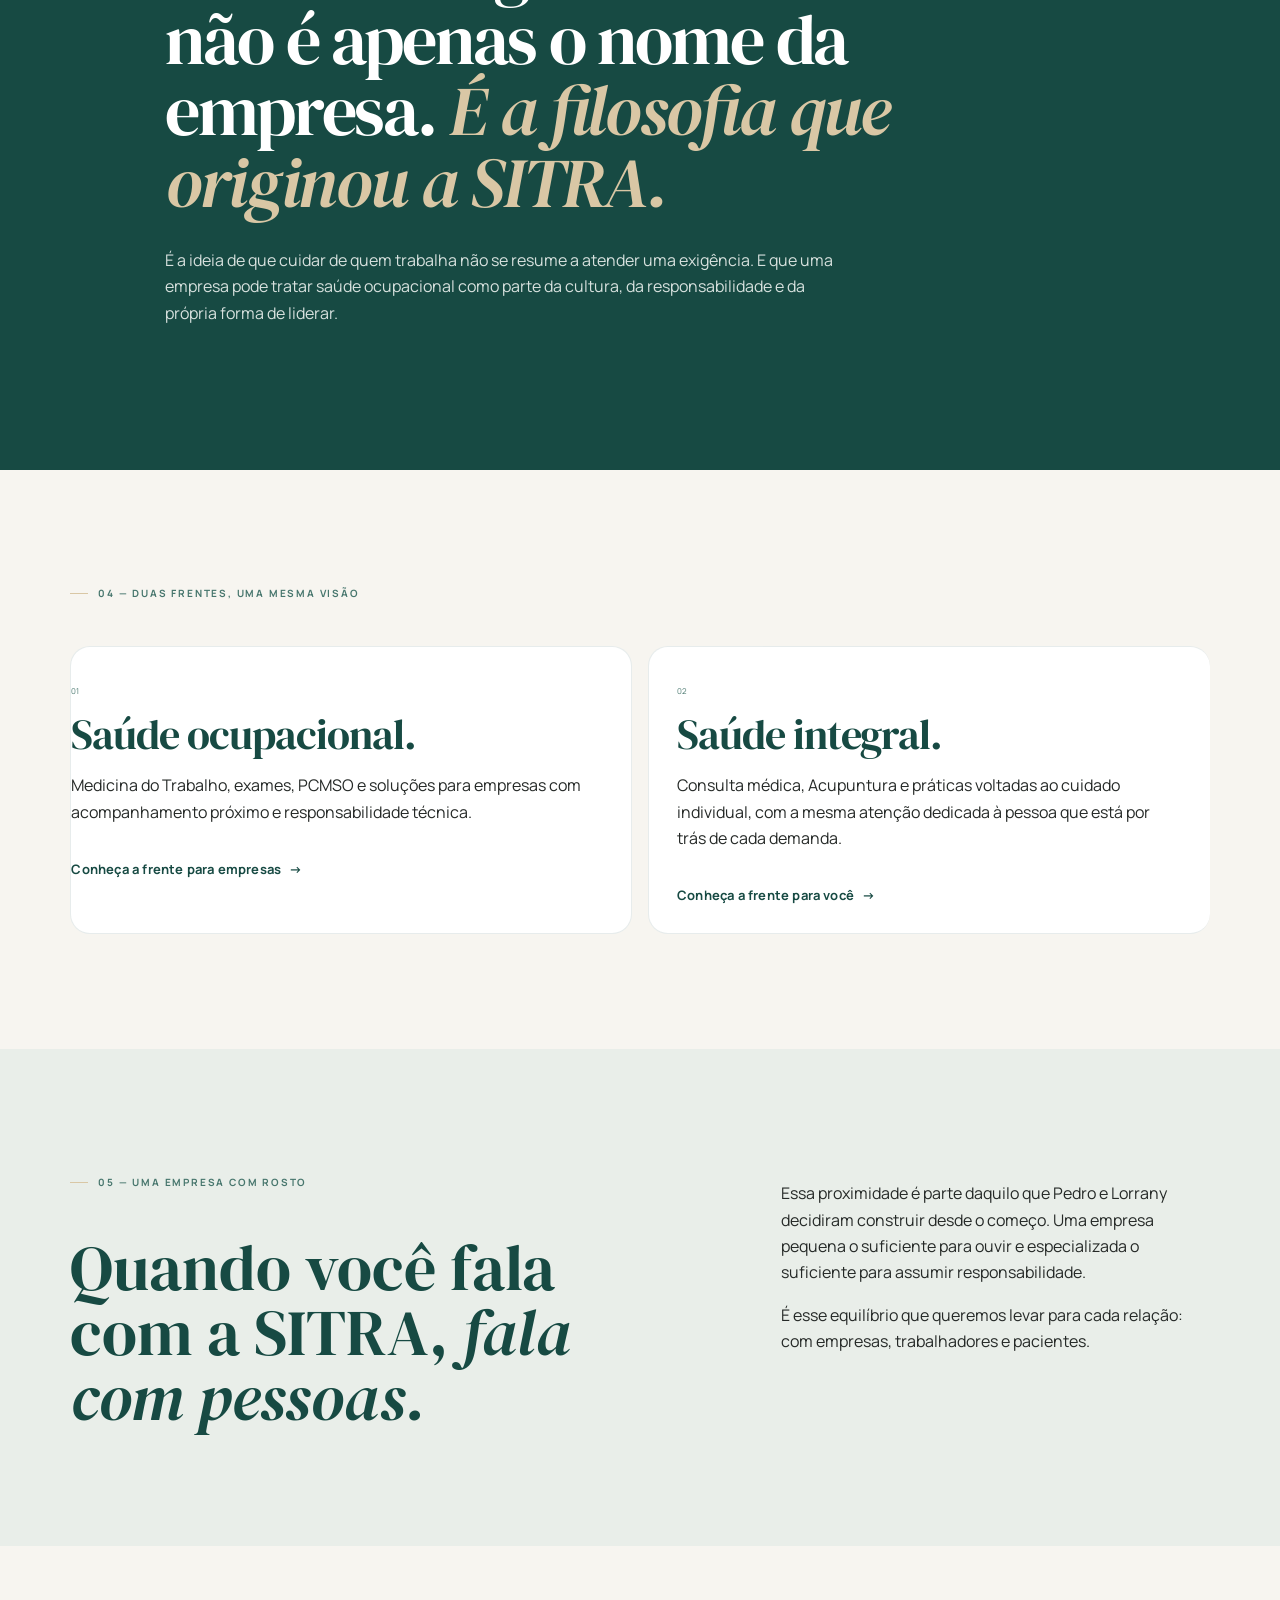
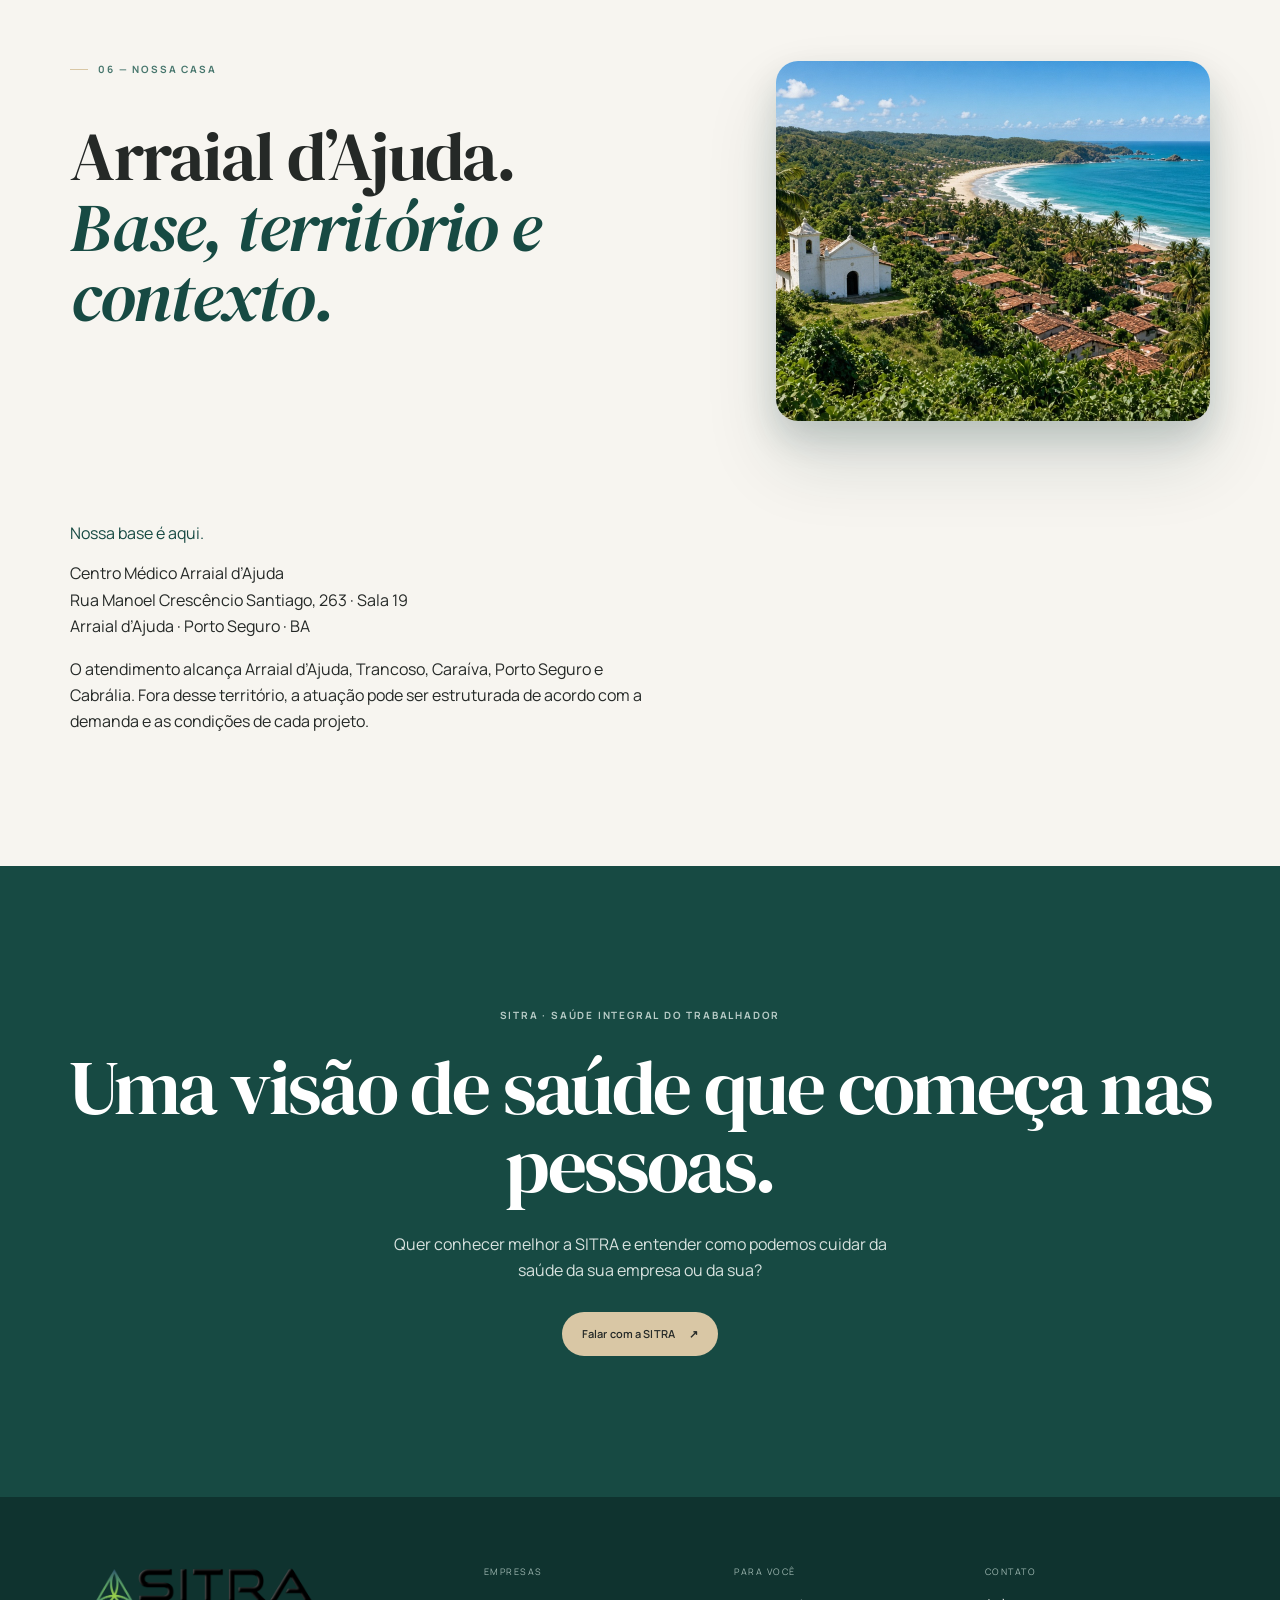
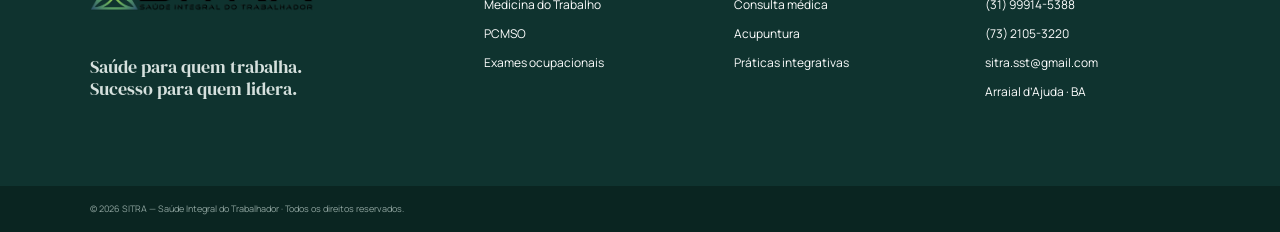
<file: pages/sobre.html>
<!doctype html>
<html lang="pt-BR">
<head>
<meta charset="utf-8"><meta name="viewport" content="width=device-width,initial-scale=1">
<title>Sobre a SITRA | Saúde Integral do Trabalhador</title>
<meta name="description" content="Conheça a história, os fundadores e a filosofia que deu origem à SITRA — Saúde Integral do Trabalhador.">
<link rel="stylesheet" href="../assets/styles.css">
<link rel="preconnect" href="https://fonts.googleapis.com"><link rel="preconnect" href="https://fonts.gstatic.com" crossorigin>
<link href="https://fonts.googleapis.com/css2?family=DM+Serif+Display&family=Manrope:wght@400;500;600;700&display=swap" rel="stylesheet">
</head>
<body>
<header class="site-header">
<a class="brand" href="../index.html" aria-label="SITRA — início"><img src="../assets/logo-sitra.png" alt="SITRA — Saúde Integral do Trabalhador"></a>
<nav class="desktop-nav" aria-label="Navegação principal"><a href="empresas.html">Para empresas</a><a href="voce.html">Para você</a><a href="sobre.html" aria-current="page">Sobre a SITRA</a><a href="contato.html">Contato</a></nav>
<a class="header-cta" href="https://wa.me/5531999145388?text=Ol%C3%A1%2C%20gostaria%20de%20falar%20com%20a%20SITRA." target="_blank" rel="noopener">Falar com a SITRA</a>
<button class="menu-toggle" aria-expanded="false" aria-controls="mobile-menu" aria-label="Abrir menu">Menu</button>
</header>
<div id="mobile-menu" class="mobile-menu" hidden><a href="empresas.html">Para empresas</a><a href="voce.html">Para você</a><a href="sobre.html">Sobre a SITRA</a><a href="contato.html">Contato</a><a class="mobile-cta" href="https://wa.me/5531999145388?text=Ol%C3%A1%2C%20gostaria%20de%20falar%20com%20a%20SITRA." target="_blank" rel="noopener">Falar com a SITRA</a></div>

<main class="page-main about-page">
<section class="page-hero about-page-hero">
<div class="about-hero-grid">
<div>
<p class="eyebrow">SOBRE A SITRA</p>
<h1>Dois fundadores.<br><em>Uma mesma visão de saúde.</em></h1>
<p>A SITRA nasceu da união de duas perspectivas complementares sobre o cuidado: a Medicina do Trabalho e uma visão ampliada da saúde e do bem-estar.</p>
<div class="hero-actions"><a class="button" href="https://wa.me/5531999145388?text=Ol%C3%A1%2C%20gostaria%20de%20conhecer%20a%20SITRA." target="_blank" rel="noopener">Falar com a SITRA <span>↗</span></a><a class="text-link" href="#nossa-historia">Nossa história <span>↓</span></a></div>
</div>
<div class="about-hero-image"><img src="../assets/images/arraial.jpg" alt="Paisagem de Arraial d’Ajuda, onde a SITRA tem sua base"><span>ARRAIAL D’AJUDA · BAHIA</span></div>
</div>
</section>

<section id="nossa-historia" class="section-pad history-section">
<div class="section-kicker">01 — NOSSA HISTÓRIA</div>
<div class="history-grid">
<div><h2>Uma empresa que nasceu de uma <em>forma diferente de olhar.</em></h2></div>
<div>
<p class="large-copy">A pergunta nunca foi apenas “como cumprir a obrigação?”. A pergunta foi: “como fazer isso de um jeito que realmente faça sentido para as pessoas?”</p>
<p>A SITRA foi construída por Pedro Cascimiro e Lorrany, sócios, parceiros e companheiros de vida. Duas experiências diferentes encontraram uma mesma convicção: saúde não deveria ser dividida em caixas tão pequenas.</p>
<p>Na Medicina do Trabalho, isso significa olhar para o trabalhador para além do documento. Nas práticas de cuidado integral, significa reconhecer que corpo, mente, rotina e qualidade de vida também fazem parte da experiência de saúde.</p>
</div>
</div>
</section>

<section class="founder-pair section-pad">
<div class="section-kicker">02 — QUEM FUNDOU A SITRA</div>
<div class="founder-pair-grid">
<article class="founder-profile">
<div class="founder-profile-image founder-symbol"><img src="../assets/icons/founder-pedro.svg" alt="" aria-hidden="true"><span>Pedro Cascimiro</span></div>
<div class="founder-profile-meta"><span>SÓCIO-DIRETOR · MÉDICO RESPONSÁVEL TÉCNICO</span><h2>Dr. Pedro Cascimiro</h2><p class="role">Médico do Trabalho · CRM-BA 39737 · CRM-MG 74690 · RQE 26549</p><p>Médico do trabalho desde 2018. Formou-se em 2017 na Faculdade Ciências Médicas de Minas Gerais e fez pós-graduação em Medicina do Trabalho na FUNORTE. É o médico responsável pelos exames ocupacionais, ASOs e PCMSOs. Na região Sul da Bahia, a SITRA já atendeu mais de 900 CNPJs.</p><ul class="credential-list"><li>SITRA, desde 2023. Coordenação de cerca de 20 a 30 PCMSOs e emissão de ASO nos exames admissionais, periódicos, demissionais, de retorno ao trabalho e de mudança de riscos.</li><li>CRED MHS, 2018–2022. Exames e atendimento in company em indústria, agroindústria e logística, em Minas Gerais.</li><li>Estratégia Saúde da Família, Porto Seguro, desde 2024. Atenção primária, ao lado do cuidado ocupacional.</li><li>Formação complementar em terapia cognitivo-comportamental e em TCC para insônia.</li></ul></div>
</article>
<article class="founder-profile">
<div class="founder-profile-image founder-symbol"><img src="../assets/icons/founder-lorrany.svg" alt="" aria-hidden="true"><span>Lorrany Abrão</span></div>
<div class="founder-profile-meta"><span>SÓCIA FUNDADORA</span><h2>Lorrany Abrão</h2><p class="role">Bióloga · acupunturista · terapeuta holística · mestre de reiki</p><p>Formada em Ciências Biológicas, atua com terapias integrativas desde 2019. Possui pós-graduação em Acupuntura e Moxabustão e formação em Terapia Holística, com aperfeiçoamentos em Reiki, Shiatsu, Ventosaterapia, Auriculoterapia, Reflexologia Podal e noções básicas de psiquiatria pela Medicina Tradicional Chinesa. A escuta e o diálogo terapêutico orientam qual prática faz sentido para cada pessoa.</p><ul class="credential-list"><li>Ciências Biológicas, Centro Universitário Newton Paiva, 2017.</li><li>Acupuntura e moxabustão, INCISA IMAM, 2021. Terapia holística, INCISA SABER, 212 horas.</li><li>Centro Médico, Arraial d’Ajuda, desde 2023. Acupuntura, moxabustão, ventosaterapia, auriculoterapia e reiki.</li></ul></div>
</article>
</div>
</section>

<section class="philosophy-section">
<div class="philosophy-inner">
<p class="section-kicker">03 — NOSSA ESSÊNCIA</p>
<blockquote>“Saúde Integral do Trabalhador” não é apenas o nome da empresa. <em>É a filosofia que originou a SITRA.</em></blockquote>
<p>É a ideia de que cuidar de quem trabalha não se resume a atender uma exigência. E que uma empresa pode tratar saúde ocupacional como parte da cultura, da responsabilidade e da própria forma de liderar.</p>
</div>
</section>

<section class="section-pad dual-vision">
<div class="section-kicker">04 — DUAS FRENTES, UMA MESMA VISÃO</div>
<div class="dual-vision-grid">
<article><span>01</span><h2>Saúde ocupacional.</h2><p>Medicina do Trabalho, exames, PCMSO e soluções para empresas com acompanhamento próximo e responsabilidade técnica.</p><a class="text-link" href="empresas.html">Conheça a frente para empresas <span>→</span></a></article>
<article><span>02</span><h2>Saúde integral.</h2><p>Consulta médica, Acupuntura e práticas voltadas ao cuidado individual, com a mesma atenção dedicada à pessoa que está por trás de cada demanda.</p><a class="text-link" href="voce.html">Conheça a frente para você <span>→</span></a></article>
</div>
</section>

<section class="section-pad founder-story-callout">
<div class="founder-story-callout-grid">
<div><p class="section-kicker">05 — UMA EMPRESA COM ROSTO</p><h2>Quando você fala com a SITRA, <em>fala com pessoas.</em></h2></div>
<div><p>Essa proximidade é parte daquilo que Pedro e Lorrany decidiram construir desde o começo. Uma empresa pequena o suficiente para ouvir e especializada o suficiente para assumir responsabilidade.</p><p>É esse equilíbrio que queremos levar para cada relação: com empresas, trabalhadores e pacientes.</p></div>
</div>
</section>

<section class="location location-about section-pad">
<div class="location-grid">
<div><div class="section-kicker">06 — NOSSA CASA</div><h2>Arraial d’Ajuda.<br><em>Base, território e contexto.</em></h2></div>
<div class="location-photo"><img src="../assets/images/arraial.jpg" alt="Vista de Arraial d’Ajuda, Bahia"></div>
<div><p class="large-copy">Nossa base é aqui.</p><p>Centro Médico Arraial d’Ajuda<br>Rua Manoel Crescêncio Santiago, 263 · Sala 19<br>Arraial d’Ajuda · Porto Seguro · BA</p><p>O atendimento alcança Arraial d’Ajuda, Trancoso, Caraíva, Porto Seguro e Cabrália. Fora desse território, a atuação pode ser estruturada de acordo com a demanda e as condições de cada projeto.</p></div>
</div>
</section>

<section class="final-cta"><p class="eyebrow">SITRA · SAÚDE INTEGRAL DO TRABALHADOR</p><h2>Uma visão de saúde que começa nas pessoas.</h2><p>Quer conhecer melhor a SITRA e entender como podemos cuidar da saúde da sua empresa ou da sua?</p><a class="button button-sand" href="https://wa.me/5531999145388?text=Ol%C3%A1%2C%20gostaria%20de%20conhecer%20a%20SITRA." target="_blank" rel="noopener">Falar com a SITRA <span>↗</span></a></section>
</main>

<footer class="site-footer"><div class="footer-brand"><img src="../assets/logo-sitra.png" alt="SITRA"><p>Saúde para quem trabalha.<br>Sucesso para quem lidera.</p></div><div><span>EMPRESAS</span><a href="empresas.html">Medicina do Trabalho</a><a href="servicos.html#pcmso">PCMSO</a><a href="servicos.html#exames">Exames ocupacionais</a></div><div><span>PARA VOCÊ</span><a href="voce.html">Consulta médica</a><a href="voce.html#acupuntura">Acupuntura</a><a href="voce.html#integrativas">Práticas integrativas</a></div><div><span>CONTATO</span><a href="https://wa.me/5531999145388" target="_blank" rel="noopener">(31) 99914-5388</a><a href="tel:+557321053220">(73) 2105-3220</a><a href="mailto:sitra.sst@gmail.com">sitra.sst@gmail.com</a><a href="contato.html">Arraial d’Ajuda · BA</a></div></footer>
<div class="copyright">© 2026 SITRA — Saúde Integral do Trabalhador · Todos os direitos reservados.</div>
<a class="floating-whatsapp" href="https://wa.me/5531999145388?text=Ol%C3%A1%2C%20gostaria%20de%20falar%20com%20a%20SITRA." target="_blank" rel="noopener" aria-label="Falar com a SITRA pelo WhatsApp">WhatsApp <span>↗</span></a>
<script src="../assets/site.js"></script>
</body></html>
</file>
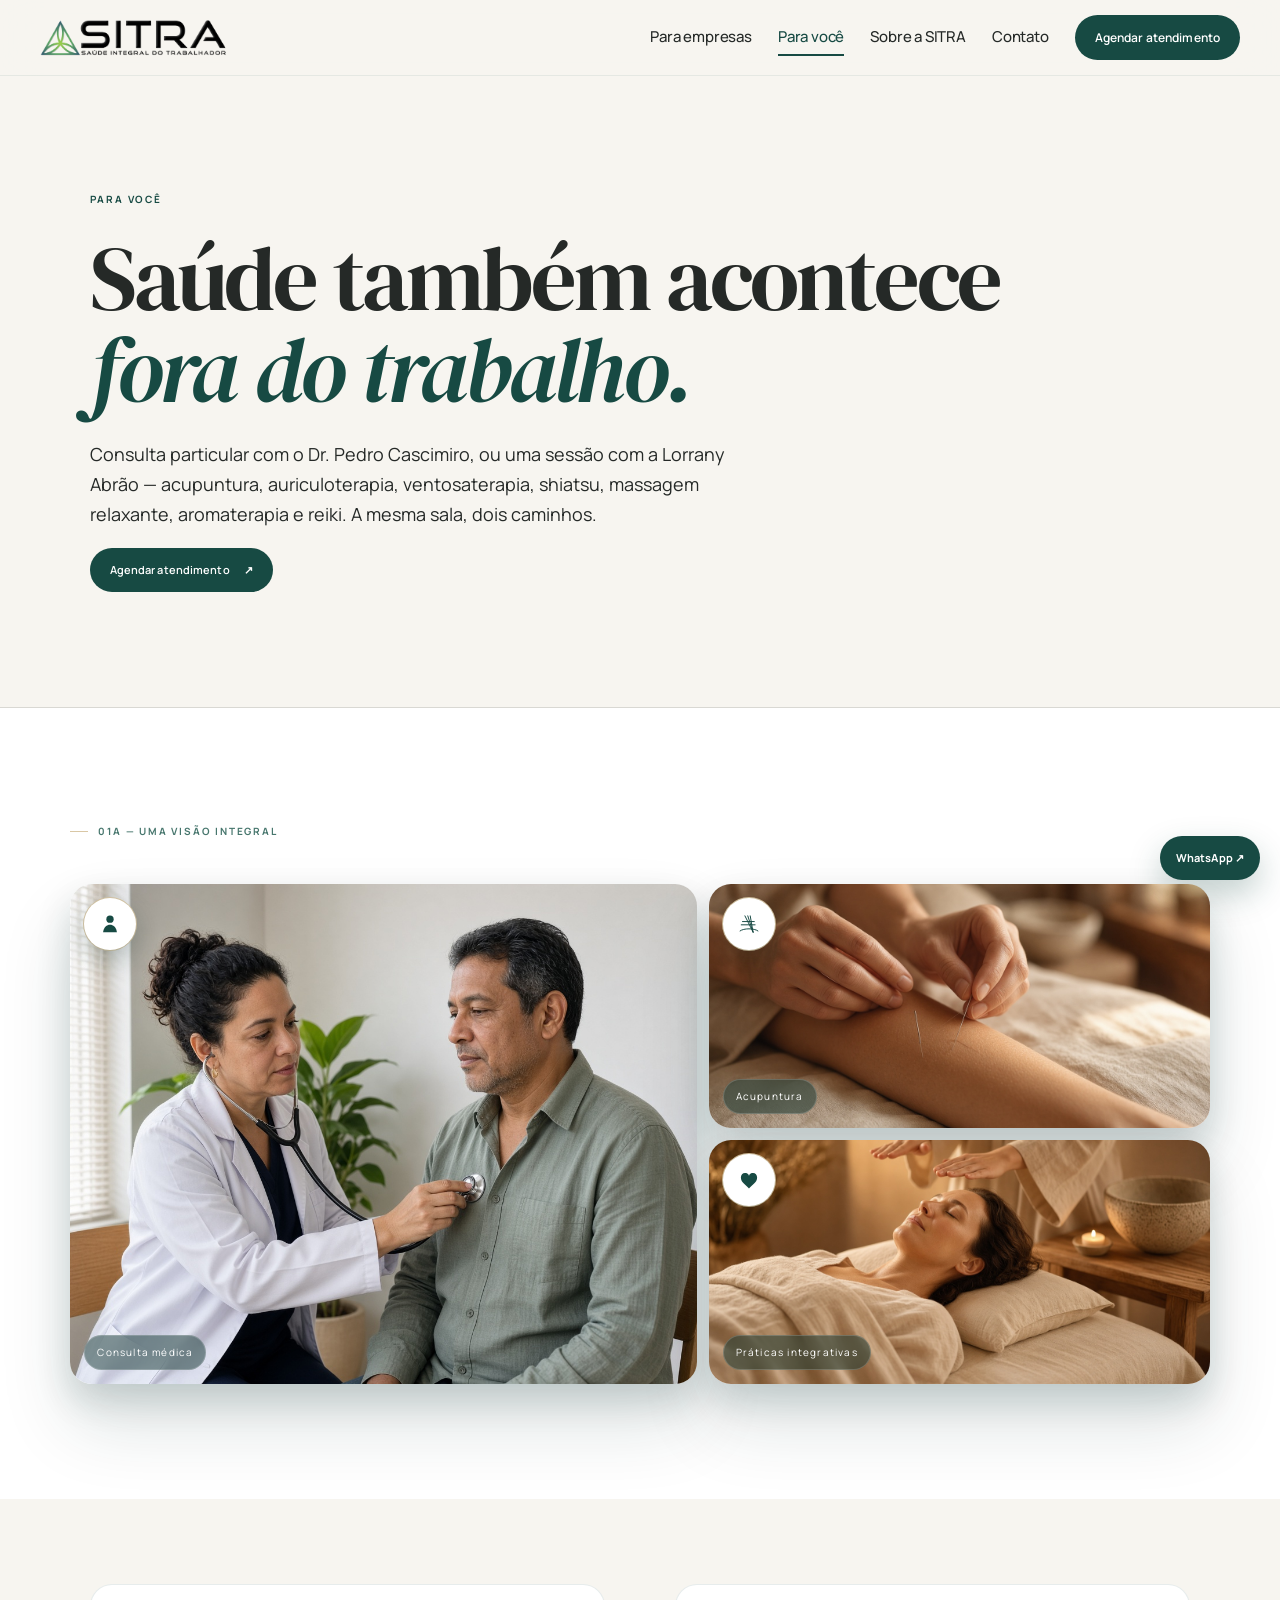
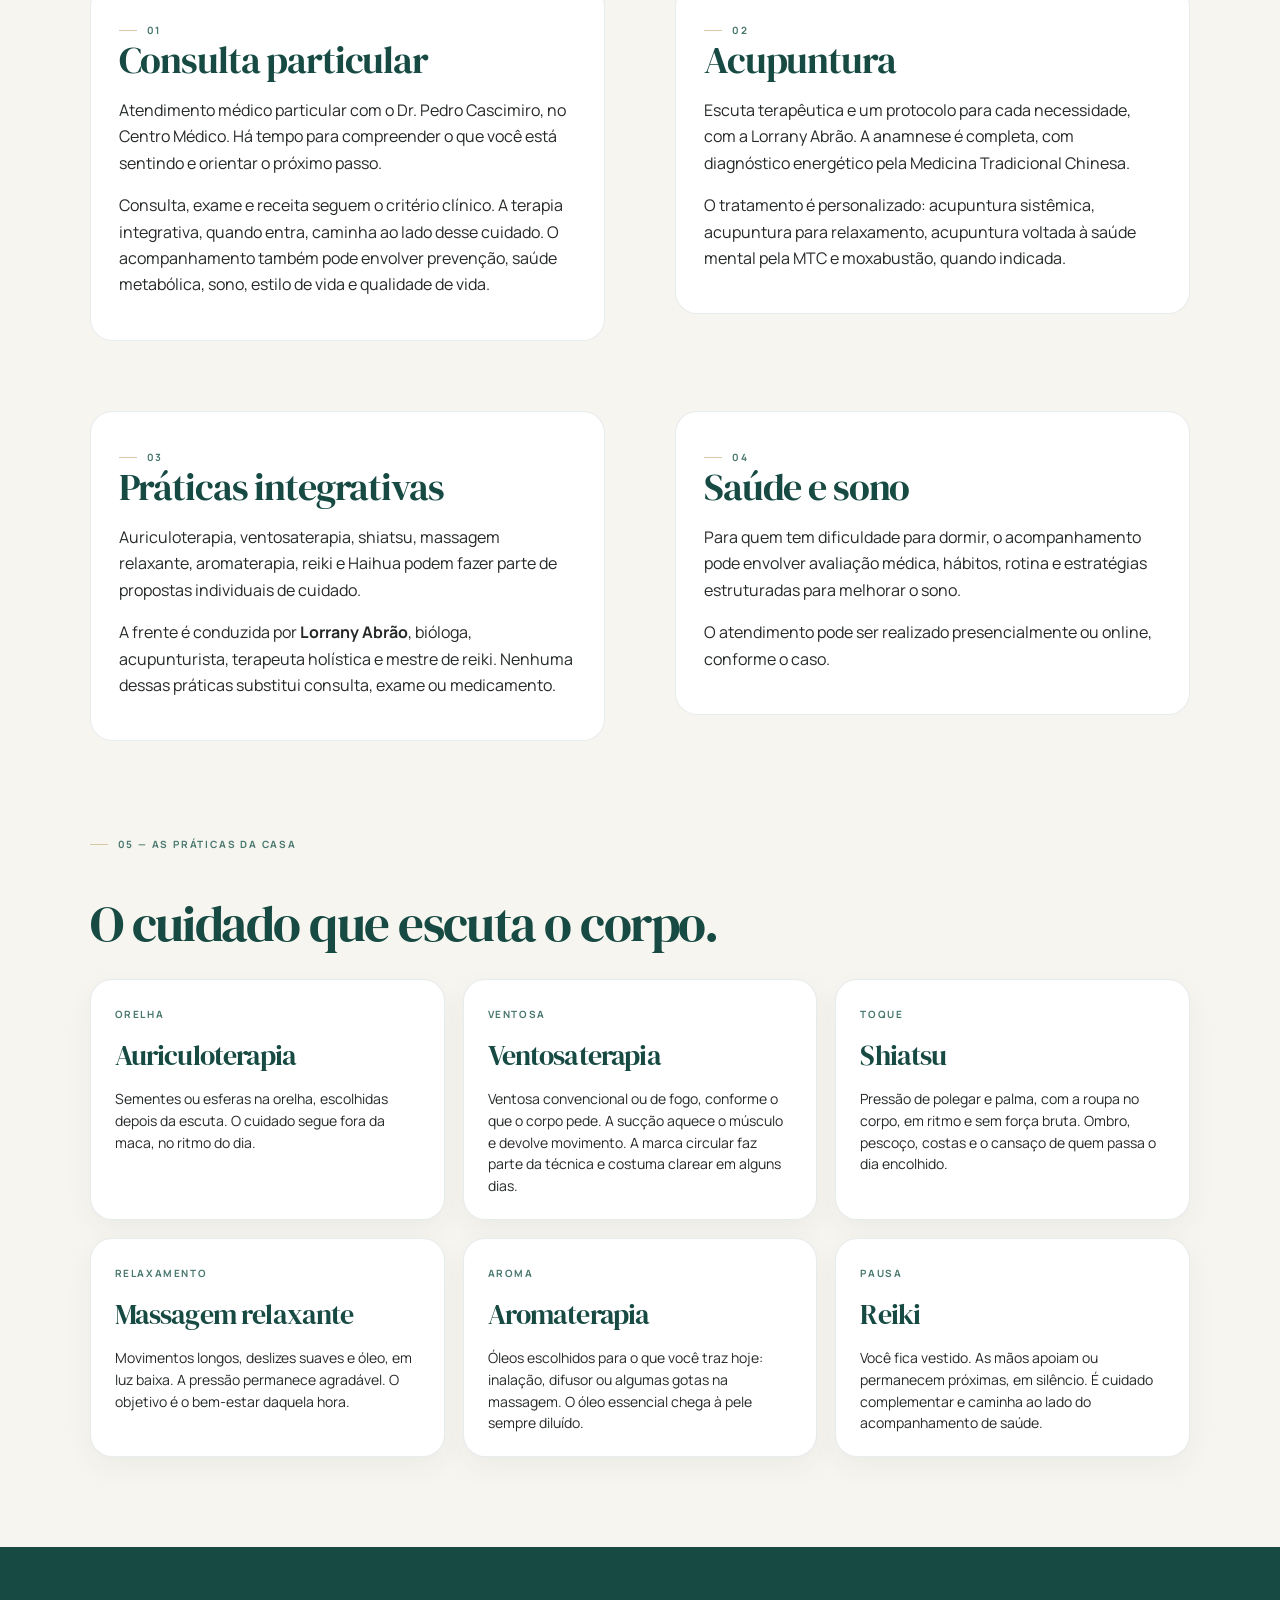
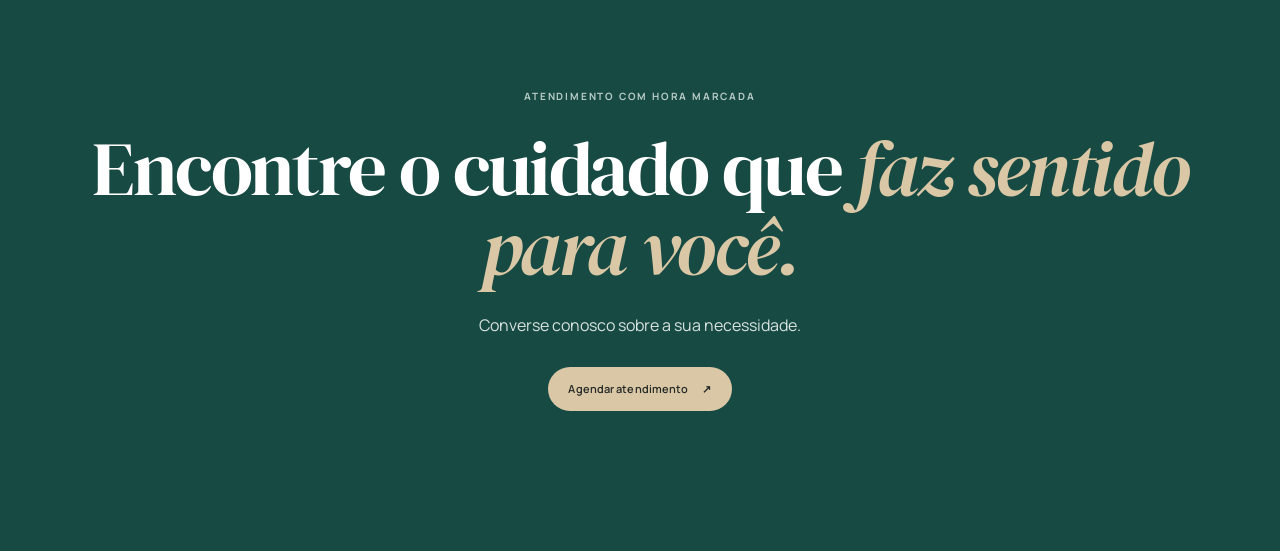
<file: pages/voce.html>
<!doctype html>
<html lang="pt-BR">
<head>
<meta charset="utf-8"><meta name="viewport" content="width=device-width, initial-scale=1">
<title>Para você | SITRA — Saúde Integral</title>
<meta name="description" content="Consulta particular com o Dr. Pedro Cascimiro, acupuntura com a Lorrany Abrão e práticas integrativas em Arraial d’Ajuda: auriculoterapia, ventosaterapia, shiatsu, massagem, aromaterapia e reiki.">
<link rel="stylesheet" href="../assets/styles.css">
<link rel="preconnect" href="https://fonts.googleapis.com"><link rel="preconnect" href="https://fonts.gstatic.com" crossorigin>
<link href="https://fonts.googleapis.com/css2?family=DM+Serif+Display&family=Manrope:wght@400;500;600;700&display=swap" rel="stylesheet">
</head>
<body>
<header class="site-header">
<a class="brand" href="../index.html"><img src="../assets/logo-sitra.png" alt="SITRA — Saúde Integral do Trabalhador"></a>
<nav class="desktop-nav"><a href="empresas.html">Para empresas</a><a href="voce.html" aria-current="page">Para você</a><a href="sobre.html">Sobre a SITRA</a><a href="contato.html">Contato</a></nav>
<a class="header-cta" href="https://wa.me/5531999145388?text=Ol%C3%A1%2C%20gostaria%20de%20agendar%20um%20atendimento." target="_blank" rel="noopener">Agendar atendimento</a>
<button class="menu-toggle" aria-expanded="false" aria-controls="mobile-menu">Menu</button>
</header>
<div id="mobile-menu" class="mobile-menu" hidden><a href="empresas.html">Para empresas</a><a href="voce.html">Para você</a><a href="sobre.html">Sobre a SITRA</a><a href="contato.html">Contato</a><a class="mobile-cta" href="https://wa.me/5531999145388?text=Ol%C3%A1%2C%20gostaria%20de%20agendar%20um%20atendimento." target="_blank" rel="noopener">Agendar atendimento</a></div>

<main class="page-main">
<section class="page-hero">
<p class="eyebrow">PARA VOCÊ</p>
<h1>Saúde também acontece <em>fora do trabalho.</em></h1>
<p>Consulta particular com o Dr. Pedro Cascimiro, ou uma sessão com a Lorrany Abrão — acupuntura, auriculoterapia, ventosaterapia, shiatsu, massagem relaxante, aromaterapia e reiki. A mesma sala, dois caminhos.</p>
<div class="hero-actions"><a class="button" href="https://wa.me/5531999145388?text=Ol%C3%A1%2C%20gostaria%20de%20agendar%20um%20atendimento." target="_blank" rel="noopener">Agendar atendimento <span>↗</span></a></div>
</section>

<section class="personal-gallery section-pad">
  <div class="section-kicker">01A — UMA VISÃO INTEGRAL</div>
  <div class="personal-gallery-grid symbol-gallery-grid">
    <div class="symbol-card symbol-card-tall"><div class="symbol-card-icon"><img src="../assets/icons/consulta.svg" alt="" aria-hidden="true"></div><span>Consulta médica</span></div>
    <div class="symbol-card"><div class="symbol-card-icon"><img src="../assets/icons/acupuntura.svg" alt="" aria-hidden="true"></div><span>Acupuntura</span></div>
    <div class="symbol-card"><div class="symbol-card-icon"><img src="../assets/icons/integrativas.svg" alt="" aria-hidden="true"></div><span>Práticas integrativas</span></div>
    <div class="symbol-card"><div class="symbol-card-icon"><img src="../assets/icons/sono.svg" alt="" aria-hidden="true"></div><span>Saúde e sono</span></div>
  </div>
</section>

<section class="page-content">
<div class="content-grid">
<article class="content-block"><span class="section-kicker">01</span><h2>Consulta particular</h2><p>Atendimento médico particular com o Dr. Pedro Cascimiro, no Centro Médico. Há tempo para compreender o que você está sentindo e orientar o próximo passo.</p><p>Consulta, exame e receita seguem o critério clínico. A terapia integrativa, quando entra, caminha ao lado desse cuidado. O acompanhamento também pode envolver prevenção, saúde metabólica, sono, estilo de vida e qualidade de vida.</p></article>

<article id="acupuntura" class="content-block"><span class="section-kicker">02</span><h2>Acupuntura</h2><p>Escuta terapêutica e um protocolo para cada necessidade, com a Lorrany Abrão. A anamnese é completa, com diagnóstico energético pela Medicina Tradicional Chinesa.</p><p>O tratamento é personalizado: acupuntura sistêmica, acupuntura para relaxamento, acupuntura voltada à saúde mental pela MTC e moxabustão, quando indicada.</p></article>

<article id="integrativas" class="content-block"><span class="section-kicker">03</span><h2>Práticas integrativas</h2><p>Auriculoterapia, ventosaterapia, shiatsu, massagem relaxante, aromaterapia, reiki e Haihua podem fazer parte de propostas individuais de cuidado.</p><p>A frente é conduzida por <strong>Lorrany Abrão</strong>, bióloga, acupunturista, terapeuta holística e mestre de reiki. Nenhuma dessas práticas substitui consulta, exame ou medicamento.</p></article>

<article id="sono" class="content-block"><span class="section-kicker">04</span><h2>Saúde e sono</h2><p>Para quem tem dificuldade para dormir, o acompanhamento pode envolver avaliação médica, hábitos, rotina e estratégias estruturadas para melhorar o sono.</p><p>O atendimento pode ser realizado presencialmente ou online, conforme o caso.</p></article>
</div>
</section>

<section id="praticas" class="therapy-section">
<div class="section-kicker">05 — AS PRÁTICAS DA CASA</div>
<h2>O cuidado que escuta o corpo.</h2>
<div class="therapy-grid">
<article class="therapy-card" id="auriculoterapia"><span>ORELHA</span><h3>Auriculoterapia</h3><p>Sementes ou esferas na orelha, escolhidas depois da escuta. O cuidado segue fora da maca, no ritmo do dia.</p></article>
<article class="therapy-card" id="ventosaterapia"><span>VENTOSA</span><h3>Ventosaterapia</h3><p>Ventosa convencional ou de fogo, conforme o que o corpo pede. A sucção aquece o músculo e devolve movimento. A marca circular faz parte da técnica e costuma clarear em alguns dias.</p></article>
<article class="therapy-card" id="shiatsu"><span>TOQUE</span><h3>Shiatsu</h3><p>Pressão de polegar e palma, com a roupa no corpo, em ritmo e sem força bruta. Ombro, pescoço, costas e o cansaço de quem passa o dia encolhido.</p></article>
<article class="therapy-card" id="massagem"><span>RELAXAMENTO</span><h3>Massagem relaxante</h3><p>Movimentos longos, deslizes suaves e óleo, em luz baixa. A pressão permanece agradável. O objetivo é o bem-estar daquela hora.</p></article>
<article class="therapy-card" id="aromaterapia"><span>AROMA</span><h3>Aromaterapia</h3><p>Óleos escolhidos para o que você traz hoje: inalação, difusor ou algumas gotas na massagem. O óleo essencial chega à pele sempre diluído.</p></article>
<article class="therapy-card" id="reiki"><span>PAUSA</span><h3>Reiki</h3><p>Você fica vestido. As mãos apoiam ou permanecem próximas, em silêncio. É cuidado complementar e caminha ao lado do acompanhamento de saúde.</p></article>
</div>
</section>

<section class="final-cta">
<p class="eyebrow">ATENDIMENTO COM HORA MARCADA</p>
<h2>Encontre o cuidado que <em>faz sentido para você.</em></h2>
<p>Converse conosco sobre a sua necessidade.</p>
<a class="button button-sand" href="https://wa.me/5531999145388?text=Ol%C3%A1%2C%20gostaria%20de%20agendar%20um%20atendimento." target="_blank" rel="noopener">Agendar atendimento <span>↗</span></a>
</section>
</main>
<a class="floating-whatsapp" href="https://wa.me/5531999145388?text=Ol%C3%A1%2C%20gostaria%20de%20falar%20com%20a%20SITRA." target="_blank" rel="noopener">WhatsApp <span>↗</span></a>
<script src="../assets/site.js"></script>
</body></html>
</file>
<file: assets/styles.css>
:root{--green:#174a43;--green-dark:#0f332f;--green-soft:#47766d;--sand:#d9c7a5;--paper:#f7f5f0;--white:#fff;--ink:#252927;--muted:#68716d;--line:rgba(37,41,39,.14);--serif:'DM Serif Display',Georgia,serif;--sans:'Manrope',Arial,sans-serif}
*{box-sizing:border-box}html{scroll-behavior:smooth}body{margin:0;background:var(--paper);color:var(--ink);font-family:var(--sans);line-height:1.65}img{max-width:100%}a{color:inherit;text-decoration:none}figure{margin:0}
.site-header{height:96px;display:flex;align-items:center;gap:34px;padding:0 clamp(22px,5vw,76px);border-bottom:1px solid var(--line);background:rgba(247,245,240,.96);backdrop-filter:blur(14px);position:sticky;top:0;z-index:50}.brand{display:flex;align-items:center;margin-right:auto}.brand img{width:210px;height:auto;display:block}.desktop-nav{display:flex;gap:30px;font-size:15.5px;align-items:center}.desktop-nav a{transition:color .2s}.desktop-nav a:hover{color:var(--green)}.header-cta,.button{display:inline-flex;align-items:center;justify-content:center;gap:14px;background:var(--green);color:#fff;padding:14px 21px;font-size:11px;font-weight:700;letter-spacing:.01em;border:0}.header-cta{white-space:nowrap}.menu-toggle{display:none;border:1px solid var(--line);background:none;padding:9px 12px;font:inherit;font-size:11px}.mobile-menu{display:none}
.hero{min-height:calc(100vh - 96px);border-bottom:1px solid var(--line)}.hero-mosaic-wrap{display:grid;grid-template-columns:.86fr 1.14fr;min-height:760px}.hero-copy{display:flex;flex-direction:column;justify-content:center;padding:clamp(60px,8vw,125px) clamp(26px,7vw,105px)}.eyebrow,.section-kicker{font-size:9px;font-weight:700;letter-spacing:.18em}.eyebrow{color:var(--green);margin:0 0 25px}.hero h1,.page-hero h1,.section-head h2,.statement h2,.human h2,.growth h2,.personal h2,.about-strip h2,.location h2,.final-cta h2,.content-block h2,.service-detail-copy h2,.services-closing-copy h2,.history-grid h2,.founder-profile-meta h2,.dual-vision h2,.philosophy-inner blockquote,.decision-section h2{font-family:var(--serif);font-weight:400;line-height:1.02;letter-spacing:-.025em}.hero-brand-logo{width:min(360px,78%);height:auto;display:block;margin:0 0 38px}.hero h1{font-size:clamp(52px,6vw,88px);margin:0 0 25px;max-width:720px}.hero em,h1 em,h2 em{font-style:italic;color:var(--green)}.hero-lead{font-size:17px;max-width:480px;margin:0 0 30px;color:#4d5652}.hero-actions{display:flex;align-items:center;gap:22px;flex-wrap:wrap}.text-link{display:inline-flex;gap:16px;margin-top:18px;color:var(--green);font-size:11px;font-weight:700;border-bottom:1px solid currentColor;padding-bottom:5px}.hero .text-link{margin-top:0}.hero .button{align-self:flex-start}
.hero-visual{position:relative;min-height:760px;overflow:hidden;background:#dedbd2}.hero-mosaic{display:block}.hero-tile{position:absolute;overflow:hidden}.hero-tile img{width:100%;height:100%;display:block;object-fit:cover}.hero-tile-main{inset:0}.hero-tile-main img{object-position:center 52%}.hero-tile-hotel,.hero-tile-commerce,.hero-tile-office,.hero-tile-industry{display:none}.hero-mosaic:after{content:'';position:absolute;inset:0;background:linear-gradient(180deg,transparent 58%,rgba(10,37,32,.4));pointer-events:none}.hero-mosaic-label{position:absolute;z-index:2;left:28px;right:28px;bottom:28px;color:#fff;display:flex;justify-content:space-between;align-items:flex-end;gap:30px}.hero-mosaic-label span{font-size:8px;letter-spacing:.15em;max-width:430px}.hero-mosaic-label strong{font-family:var(--serif);font-weight:400;font-size:28px;line-height:1;max-width:280px;text-align:right}
.section-pad{padding:clamp(78px,9vw,135px) clamp(24px,7vw,110px)}.section-kicker{color:var(--green-soft);margin-bottom:44px}.statement{background:var(--paper)}.statement-grid{display:grid;grid-template-columns:1.05fr .72fr;gap:clamp(50px,10vw,170px)}.statement h2,.section-head h2,.human h2,.growth h2,.personal h2,.about-strip h2,.location h2,.decision-section h2{font-size:clamp(44px,5.4vw,76px);margin:0}.large-copy{font-size:clamp(20px,2vw,27px);line-height:1.32;color:var(--green);margin-top:0}.statement-grid p:not(.large-copy),.growth-copy>p,.personal-grid>div>p,.location-grid>div>p{font-size:14px;max-width:590px}
.corporate{background:var(--green);color:#fff}.corporate .section-kicker{color:#b8ccc7}.section-head{display:grid;grid-template-columns:1fr .55fr;gap:70px;align-items:end}.corporate .section-head p{max-width:470px;margin:0;color:#d6e1de;font-size:14px}.corporate h2 em{color:var(--sand)}.service-list{margin:60px 0 42px;border-top:1px solid rgba(255,255,255,.24)}.service-row{display:grid;grid-template-columns:55px 1fr 30px;align-items:center;padding:24px 0;border-bottom:1px solid rgba(255,255,255,.24)}.service-row span:first-child{font-size:9px;opacity:.55}.service-row strong{font-size:clamp(19px,2.2vw,27px);font-weight:500}.button-light{background:var(--paper);color:var(--green)}
.visual-strip{background:#fff}.visual-strip-head{display:grid;grid-template-columns:1fr .6fr;gap:60px;align-items:end;margin-bottom:38px}.visual-strip-head h2{font-family:var(--serif);font-weight:400;font-size:clamp(42px,5vw,70px);line-height:1.03;color:var(--green);margin:0}.visual-strip-head p{font-size:14px;max-width:450px;margin:0}.visual-strip-grid{display:grid;grid-template-columns:1.35fr 1fr 1fr;gap:12px}.visual-strip-grid figure{height:330px;overflow:hidden;background:#ddd8ce}.visual-strip-grid figure:first-child{height:420px}.visual-strip-grid figure:last-child{display:none}.visual-strip-grid img{width:100%;height:100%;object-fit:cover;display:block}.visual-strip-grid figcaption{position:absolute;left:14px;bottom:14px;background:rgba(15,51,47,.86);color:#fff;padding:7px 10px;font-size:8px;letter-spacing:.1em}
.human{display:grid;grid-template-columns:1fr 1fr;gap:clamp(45px,8vw,115px);align-items:center;background:var(--paper)}.human-image{min-height:570px;position:relative;overflow:hidden}.human-image img{width:100%;height:100%;min-height:570px;object-fit:cover;display:block;object-position:center}.human-image span{position:absolute;left:18px;bottom:18px;background:rgba(15,51,47,.86);color:#fff;padding:7px 10px;font-size:8px;letter-spacing:.12em}.human-copy .section-kicker{margin-bottom:28px}.quote{font-family:var(--serif);font-size:25px;color:var(--green);line-height:1.25;margin-top:35px}
.growth{background:#e8e4db;display:grid;grid-template-columns:1fr .7fr;gap:clamp(45px,9vw,125px);align-items:center}.growth-note{position:relative;min-height:500px;overflow:hidden;background:#ccc}.growth-note>img{width:100%;height:100%;position:absolute;inset:0;object-fit:cover}.growth-overlay{position:absolute;inset:auto 18px 18px 18px;color:#fff;background:linear-gradient(transparent,rgba(8,35,31,.82));padding:70px 16px 16px}.growth-overlay span{font-size:8px;letter-spacing:.15em}.growth-overlay strong{display:block;font-family:var(--serif);font-weight:400;font-size:29px;line-height:1.05;margin-top:8px}
.personal{background:#fff}.personal-grid{display:grid;grid-template-columns:1.05fr .65fr;gap:clamp(45px,9vw,120px);align-items:start}.personal-visual{min-height:420px;position:relative;overflow:hidden}.personal-visual img{width:100%;height:100%;min-height:420px;object-fit:cover;display:block}.personal-visual-caption{position:absolute;left:14px;bottom:14px;background:rgba(15,51,47,.86);color:#fff;padding:7px 10px;font-size:8px;letter-spacing:.12em}.personal-services{grid-column:1 / -1;border-top:1px solid var(--line);display:grid;grid-template-columns:repeat(4,1fr);margin-top:10px}.personal-services div{padding:20px 16px 0 0;border-right:1px solid var(--line)}.personal-services div+div{padding-left:20px}.personal-services span{display:block;font-size:8px;color:var(--green-soft);margin-bottom:8px}.personal-services strong{font-size:14px;font-weight:600}
.founders{background:#f0eee7}.founders-intro{display:grid;grid-template-columns:1fr .72fr;gap:clamp(50px,10vw,150px)}.founders h2{font-family:var(--serif);font-size:clamp(45px,5.2vw,75px);font-weight:400;line-height:1.02;margin:0}.about-strip{background:#e0e7e2;padding:clamp(70px,8vw,105px) clamp(24px,7vw,110px);display:grid;grid-template-columns:1.2fr .55fr auto;gap:55px;align-items:end}.about-strip h2{font-size:clamp(42px,4.7vw,67px)}.about-strip p{font-size:14px;max-width:370px}.location-grid{display:grid;grid-template-columns:1fr .72fr;gap:clamp(45px,8vw,105px);align-items:start}.location-photo{height:360px;overflow:hidden}.location-photo img{width:100%;height:100%;object-fit:cover}.final-cta{background:var(--green);color:#fff;text-align:center;padding:clamp(90px,11vw,155px) 24px}.final-cta .eyebrow{color:#b8ccc7}.final-cta h2{font-size:clamp(48px,6vw,84px);margin:15px 0 26px}.final-cta h2 em{color:var(--sand)}.final-cta>p:not(.eyebrow){max-width:520px;margin:0 auto 28px;color:#d8e2df}.button-sand{background:var(--sand);color:var(--ink)}
.site-footer{display:grid;grid-template-columns:1.7fr repeat(3,1fr);gap:45px;padding:68px clamp(24px,7vw,110px);background:var(--green-dark);color:#fff}.footer-brand img{width:225px;height:auto;margin-bottom:18px}.footer-brand p{font-family:var(--serif);font-size:18px;line-height:1.2;color:#d5e0dd}.site-footer div:not(.footer-brand){display:flex;flex-direction:column;gap:9px;font-size:11px}.site-footer div:not(.footer-brand)>span{font-size:8px;letter-spacing:.16em;color:#9db6b0;margin-bottom:7px}.copyright{padding:16px clamp(24px,7vw,110px);background:#0a2521;color:#8fa49f;font-size:8px}.floating-whatsapp{position:fixed;right:20px;bottom:20px;z-index:40;background:var(--green);color:#fff;padding:12px 16px;font-size:10px;font-weight:700;box-shadow:0 8px 28px rgba(0,0,0,.12)}
.page-main{min-height:60vh}.page-hero{padding:clamp(75px,9vw,130px) clamp(24px,7vw,110px);border-bottom:1px solid var(--line)}.page-hero h1{font-size:clamp(52px,7vw,98px);max-width:1000px;margin:12px 0 25px}.page-hero>p:not(.eyebrow){max-width:640px;font-size:16px}.page-content{padding:85px clamp(24px,7vw,110px)}.content-grid{display:grid;grid-template-columns:1fr 1fr;gap:70px}.content-block{border-top:1px solid var(--line);padding-top:20px}.content-block h2{font-size:38px;color:var(--green);margin:0 0 16px}.content-block p{font-size:14px;max-width:600px}.contact-card{background:var(--green);color:#fff;padding:42px}.contact-card h2{color:#fff}.contact-card a{display:block;margin:12px 0}.contact-card .button{margin-top:22px;background:var(--sand);color:var(--ink)}
/* Empresas */.corporate-page-hero{background:#fff}.corporate-hero-grid,.about-hero-grid{display:grid;grid-template-columns:1fr .82fr;gap:clamp(50px,9vw,125px);align-items:center}.corporate-hero-grid h1,.about-hero-grid h1{font-size:clamp(52px,6vw,86px);max-width:850px}.corporate-hero-image,.about-hero-image{height:560px;position:relative;overflow:hidden}.corporate-hero-image img,.about-hero-image img{width:100%;height:100%;object-fit:cover}.corporate-hero-image figcaption,.about-hero-image span{position:absolute;left:16px;bottom:16px;background:rgba(15,51,47,.86);color:#fff;padding:8px 10px;font-size:8px;letter-spacing:.1em}.belief-grid,.fit-grid,.decision-grid,.process-grid{display:grid;grid-template-columns:1fr .72fr;gap:clamp(50px,10vw,150px)}.corporate-fit{background:#e9eee9}.fit-list,.decision-list,.process-steps{border-top:1px solid var(--line)}.fit-list>div,.decision-list>div,.process-steps>div{padding:18px 0;border-bottom:1px solid var(--line)}.fit-list span,.decision-list span,.process-steps span{display:block;color:var(--green-soft);font-size:8px;margin-bottom:7px}.fit-list strong,.decision-list strong,.process-steps strong{font-size:15px;font-weight:600}.fit-list p,.decision-list p,.process-steps p{font-size:12px;max-width:520px;margin:5px 0 0}.corporate-solutions{background:var(--green);color:#fff}.corporate-solutions .section-kicker{color:#b8ccc7}.corporate-solutions h2{color:#fff;font-family:var(--serif);font-size:clamp(45px,5.3vw,75px);font-weight:400;line-height:1.02;margin:0}.corporate-solutions h2 em{color:var(--sand)}.corporate-solutions .section-head p{color:#d7e1de}.corporate-process{background:#fff}.corporate-people{display:grid;grid-template-columns:1fr 1fr}.people-image{min-height:580px;position:relative;overflow:hidden}.people-image img{width:100%;height:100%;object-fit:cover}.people-image span{position:absolute;left:18px;bottom:18px;background:rgba(15,51,47,.86);color:#fff;padding:8px 10px;font-size:8px}.people-copy{padding:clamp(55px,8vw,105px);background:#f0eee7}.decision-quote{padding:75px 24px;text-align:center;background:#fff}.decision-quote span{font-size:8px;letter-spacing:.16em;color:var(--green-soft)}.decision-quote p{font-family:var(--serif);font-size:34px;color:var(--green);margin:12px 0}
/* Você */.personal-gallery{background:#fff}.personal-gallery-grid{display:grid;grid-template-columns:1.25fr 1fr;gap:12px}.personal-gallery-grid .symbol-card{display:block;position:relative;min-height:360px;overflow:hidden;background:none;border:0;padding:0}.personal-gallery-grid .symbol-card .symbol-card-icon{display:none}.personal-gallery-grid .symbol-card:before{content:'';position:absolute;inset:0;background-image:url('images/servico-exames-consulta.jpg');background-size:cover;background-position:center}.personal-gallery-grid .symbol-card:nth-child(2):before{background-image:url('images/acupuntura.jpg')}.personal-gallery-grid .symbol-card:nth-child(3):before{background-image:url('images/reiki-relaxamento.jpg')}.personal-gallery-grid .symbol-card:nth-child(4):before{background-image:url('images/paisagem-final.jpg')}.personal-gallery-grid .symbol-card span{position:absolute;left:14px;bottom:14px;background:rgba(15,51,47,.86);color:#fff;padding:7px 10px;font-size:8px;letter-spacing:.1em}.personal-gallery-grid .symbol-card-tall{min-height:500px}.personal-gallery-grid .symbol-card:nth-child(1){grid-row:span 2}.personal-gallery-grid .symbol-card:nth-child(2),.personal-gallery-grid .symbol-card:nth-child(3),.personal-gallery-grid .symbol-card:nth-child(4){min-height:160px}.personal-gallery-grid .symbol-card:nth-child(4){display:none}
/* Serviços */.services-hero{display:grid;grid-template-columns:1fr .8fr;min-height:620px}.services-hero-copy{padding:clamp(70px,9vw,125px) clamp(24px,7vw,110px);display:flex;flex-direction:column;justify-content:center}.services-hero-copy h1{font-family:var(--serif);font-weight:400;font-size:clamp(52px,6vw,88px);line-height:1.02;margin:10px 0 24px}.services-hero-lead{font-size:17px;max-width:570px}.services-hero-image{overflow:hidden}.services-hero-image img{width:100%;height:100%;min-height:620px;object-fit:cover}.service-principles,.service-detail-section{padding:0}.service-principles-grid{display:grid;grid-template-columns:repeat(3,1fr);gap:0}.service-principles-grid>div{padding:35px;border-top:1px solid var(--line);border-right:1px solid var(--line)}.service-principles-grid h3{font-size:15px;color:var(--green)}.service-principles-grid p{font-size:12px}.service-detail{display:grid;grid-template-columns:1fr 1fr;min-height:560px}.service-detail-copy{padding:clamp(55px,7vw,105px);display:flex;flex-direction:column;justify-content:center}.service-detail-image{min-height:560px;overflow:hidden;background:#e9e6dd}.service-detail-image img{width:100%;height:100%;min-height:560px;object-fit:cover}.service-detail-reverse .service-detail-copy{order:2}.service-detail-reverse .service-detail-image{order:1}.service-number{font-size:8px;letter-spacing:.15em;color:var(--green-soft);margin-bottom:10px}.service-detail-copy h2{font-size:clamp(43px,5vw,70px);color:var(--green);margin:0 0 20px}.service-lead{font-family:var(--serif);font-size:22px;line-height:1.25;color:var(--green);max-width:600px}.service-detail-copy p{font-size:13px;max-width:600px}.service-points{padding:0;margin:20px 0;list-style:none;border-top:1px solid var(--line);max-width:600px}.service-points li{padding:9px 0;border-bottom:1px solid var(--line);font-size:11px}.service-points li:before{content:'—';color:var(--green);margin-right:8px}.service-fit{background:#e9eee9}.service-fit-grid{display:grid;grid-template-columns:1fr .72fr;gap:clamp(50px,10vw,150px)}.service-fit h2{font-family:var(--serif);font-size:clamp(45px,5.2vw,74px);font-weight:400;line-height:1.02;color:var(--green);margin:0}.service-fit-steps{border-top:1px solid var(--line)}.service-fit-steps>div{padding:18px 0;border-bottom:1px solid var(--line)}.service-fit-steps span{display:block;font-size:8px;color:var(--green-soft);margin-bottom:6px}.service-fit-steps strong{font-size:15px}.service-fit-steps p{font-size:12px;margin:5px 0}.services-closing{display:grid;grid-template-columns:1fr 1fr;background:var(--green);color:#fff}.services-closing-photo{min-height:520px;overflow:hidden}.services-closing-photo img{width:100%;height:100%;object-fit:cover}.services-closing-copy{padding:clamp(55px,7vw,105px);display:flex;flex-direction:column;justify-content:center}.services-closing-copy .eyebrow{color:#b8ccc7}.services-closing-copy h2{font-size:clamp(44px,5.2vw,72px);margin:0 0 20px}.services-closing-copy>p:not(.eyebrow){color:#d8e2df;max-width:520px;font-size:14px}
/* Sobre */.history-grid,.founder-pair-grid,.dual-vision-grid,.founder-story-callout-grid{display:grid;grid-template-columns:1fr .72fr;gap:clamp(50px,9vw,140px)}.history-grid h2,.dual-vision h2{font-size:clamp(43px,5vw,70px);color:var(--green);margin:0}.founder-pair{background:#fff}.founder-pair-grid{grid-template-columns:1fr 1fr;gap:35px}.founder-profile-image{height:360px;overflow:hidden;background:#e4e0d6}.founder-profile-image img{width:100%;height:100%;object-fit:cover}.founder-profile-image span{display:none}.founder-profile-meta{padding:22px 0}.founder-profile-meta>span{font-size:8px;letter-spacing:.15em;color:var(--green-soft)}.founder-profile-meta h2{font-size:34px;color:var(--green);margin:8px 0}.founder-profile-meta p{font-size:13px}.role{color:var(--green);font-weight:600}.philosophy-section{background:var(--green);color:#fff;padding:clamp(80px,10vw,145px) 24px}.philosophy-inner{max-width:950px;margin:auto}.philosophy-inner .section-kicker{color:#b8ccc7}.philosophy-inner blockquote{font-size:clamp(43px,5.5vw,78px);margin:20px 0 28px}.philosophy-inner blockquote em{color:var(--sand)}.philosophy-inner>p:last-child{font-size:15px;color:#d7e1de;max-width:680px}.dual-vision-grid{grid-template-columns:1fr 1fr;gap:0}.dual-vision-grid article{padding:25px 40px;border-top:1px solid var(--line);border-right:1px solid var(--line)}.dual-vision-grid article:first-child{padding-left:0}.dual-vision-grid article:last-child{border-right:0}.dual-vision-grid article>span{font-size:8px;color:var(--green-soft)}.dual-vision h2{font-size:42px;margin:12px 0}.founder-story-callout{background:#e9eee9}.founder-story-callout h2{font-family:var(--serif);font-weight:400;font-size:clamp(42px,5vw,70px);line-height:1.02;color:var(--green);margin:0}
/* remove old symbol language */.symbol-card-icon,.founder-symbol .founder-icon,.service-symbol-panel,.service-symbol{display:none!important}.symbol-card{border:0!important;background:transparent!important}.service-detail-image.service-symbol-panel{display:block!important;background:#e7e4db}.service-detail-image.service-symbol-panel:after{content:'Imagem ilustrativa';display:grid;place-items:center;height:100%;min-height:560px;color:var(--green-soft);font-size:9px;letter-spacing:.14em;text-transform:uppercase}.founder-symbol{display:block;background:#e7e4db!important}.founder-symbol:after{content:'Foto do fundador';display:grid;place-items:center;height:100%;min-height:360px;color:var(--green-soft);font-size:9px;letter-spacing:.14em;text-transform:uppercase}.symbol-gallery-grid .symbol-card{background:none!important}
@media(max-width:900px){.hero-brand-logo{width:min(300px,82%);margin-bottom:32px}.site-header{height:84px}.brand img{width:175px}.desktop-nav,.header-cta{display:none}.menu-toggle{display:block}.mobile-menu{position:fixed;top:84px;left:0;right:0;background:var(--paper);padding:22px 24px 28px;border-bottom:1px solid var(--line);z-index:49;display:flex;flex-direction:column;gap:15px;font-size:13px}.mobile-menu[hidden]{display:none}.mobile-cta{margin-top:8px;background:var(--green);color:#fff;padding:13px;text-align:center}.hero-mosaic-wrap,.corporate-hero-grid,.about-hero-grid,.services-hero{grid-template-columns:1fr}.hero-copy{padding-top:80px;padding-bottom:70px}.hero-visual,.hero-mosaic{min-height:58vh}.hero-mosaic-label strong{font-size:23px}.statement-grid,.section-head,.human,.growth,.personal-grid,.founders-intro,.location-grid,.belief-grid,.fit-grid,.decision-grid,.process-grid,.service-fit-grid,.history-grid,.founder-story-callout-grid{grid-template-columns:1fr;gap:45px}.visual-strip-head{grid-template-columns:1fr;gap:22px}.visual-strip-grid{grid-template-columns:1fr 1fr}.visual-strip-grid figure,.visual-strip-grid figure:first-child{height:320px}.personal-services{grid-template-columns:1fr 1fr;gap:0}.personal-services div:nth-child(3){border-top:1px solid var(--line);padding-top:20px}.about-strip{grid-template-columns:1fr;gap:25px}.corporate-hero-image,.about-hero-image{height:55vh}.corporate-people{grid-template-columns:1fr}.people-image{min-height:55vh}.content-grid{grid-template-columns:1fr}.personal-gallery-grid{grid-template-columns:1fr 1fr}.personal-gallery-grid .symbol-card-tall{min-height:380px}.personal-gallery-grid .symbol-card:nth-child(2),.personal-gallery-grid .symbol-card:nth-child(3){min-height:180px}.personal-gallery-grid .symbol-card:nth-child(4){display:none}.service-principles-grid{grid-template-columns:1fr}.service-principles-grid>div{border-right:0}.service-detail,.services-closing{grid-template-columns:1fr}.service-detail-image{min-height:52vh}.service-detail-image img{min-height:52vh}.service-detail-reverse .service-detail-copy{order:1}.service-detail-reverse .service-detail-image{order:2}.founder-pair-grid,.dual-vision-grid{grid-template-columns:1fr}.dual-vision-grid article{border-right:0;padding:25px 0}.service-detail-image.service-symbol-panel:after{min-height:52vh}}
@media(max-width:520px){.hero-brand-logo{width:250px;max-width:100%;margin-bottom:28px}.brand img{width:160px}.hero h1{font-size:48px}.hero-visual,.hero-mosaic{min-height:58vh}.hero-mosaic-label{display:block}.hero-mosaic-label strong{margin-top:12px;text-align:left}.section-pad{padding:72px 22px}.visual-strip-grid{grid-template-columns:1fr}.visual-strip-grid figure,.visual-strip-grid figure:first-child{height:330px}.personal-services{grid-template-columns:1fr}.personal-services div,.personal-services div+div{padding:18px 0;border-right:0}.personal-services div+div{border-top:1px solid var(--line)}.page-hero h1{font-size:49px}.corporate-hero-grid h1,.about-hero-grid h1{font-size:49px}.corporate-hero-image,.about-hero-image{height:48vh}.personal-gallery-grid{grid-template-columns:1fr}.personal-gallery-grid .symbol-card-tall,.personal-gallery-grid .symbol-card:nth-child(2),.personal-gallery-grid .symbol-card:nth-child(3){min-height:280px}.personal-gallery-grid .symbol-card:nth-child(3){display:none}.site-footer{grid-template-columns:1fr 1fr;gap:32px}.footer-brand{grid-column:1/-1}.footer-brand img{width:195px}.floating-whatsapp{right:14px;bottom:14px}.service-detail-copy{padding:60px 22px}.services-hero-copy{padding:70px 22px}.services-hero-copy h1{font-size:49px}}
/* Final visual simplification: no mosaics, no icon language. */
.services-hero-mosaic{display:block;min-height:620px;padding:0;background:#e5e1d8;overflow:hidden}.services-hero-mosaic .sector-tile{display:none}.services-hero-mosaic .sector-tile-main{display:block;position:relative;inset:auto;width:100%;height:100%;min-height:620px}.services-hero-mosaic .sector-tile-main img{width:100%;height:100%;min-height:620px;object-fit:cover}.services-hero-mosaic .sector-tile-main figcaption{display:none}.service-image-rail{display:grid;grid-template-columns:1fr 1fr;gap:12px;margin-top:45px}.service-image-rail figure{height:280px;overflow:hidden}.service-image-rail img{width:100%;height:100%;object-fit:cover}.service-image-rail figcaption{display:none}.service-detail-head{background:#fff}.service-detail-head .section-kicker{font-size:12px;letter-spacing:.16em;margin-bottom:34px}.service-detail-head-grid h2{font-size:clamp(48px,5.4vw,76px)}.service-detail-head-grid p{font-size:16px;line-height:1.55}.service-detail-head-grid{display:grid;grid-template-columns:1fr .65fr;gap:80px}.service-detail-head-grid h2{font-family:var(--serif);font-size:clamp(44px,5vw,70px);font-weight:400;line-height:1.02;color:var(--green);margin:0}.service-detail-head-grid p{font-size:14px;margin:0}.service-detail-image.service-symbol-panel:after{background-image:url('images/servico-pcmso-documentos.jpg');background-size:cover;background-position:center;color:transparent}.service-detail-image.service-symbol-panel:nth-of-type(2):after{background-image:url('images/detalhe-documentos.jpg')}
@media(max-width:900px){.services-hero-mosaic,.services-hero-mosaic .sector-tile-main,.services-hero-mosaic .sector-tile-main img{min-height:55vh}.service-detail-head-grid,.service-image-rail{grid-template-columns:1fr}}

/* V21 — typography and hero refinement */
body{font-size:16px}
.desktop-nav{font-size:16.5px;gap:32px}
.header-cta{font-size:12px}
.hero-copy{align-items:center}
.hero-brand-logo{width:min(430px,88%);margin:0 auto 42px}
.hero h1{max-width:760px;text-align:center}
.hero-lead{font-size:18px;max-width:560px;text-align:center}
.hero-actions{justify-content:center}
.eyebrow,.section-kicker{font-size:10px}
.text-link{font-size:13px}
.statement-grid p:not(.large-copy),.growth-copy>p,.personal-grid>div>p,.location-grid>div>p{font-size:16px}
.corporate .section-head p{font-size:16px}
.visual-strip-head p{font-size:16px}
.personal-services strong{font-size:16px}
.site-footer div:not(.footer-brand){font-size:12px}
.site-footer div:not(.footer-brand)>span{font-size:9px}
.copyright{font-size:9px}
.floating-whatsapp{font-size:11px}
.page-hero>p:not(.eyebrow){font-size:18px}
.content-block p{font-size:16px}
.service-detail-copy p{font-size:15px}
.service-points li{font-size:13px}
.service-fit-steps span,.service-number{font-size:9px}
.service-fit-steps strong{font-size:16px}
.service-fit-steps p{font-size:13px}
.services-closing-copy>p:not(.eyebrow){font-size:16px}
.founder-profile-meta p{font-size:15px}
.philosophy-inner>p:last-child{font-size:16px}
.about-strip p{font-size:16px}
@media(max-width:900px){.hero-brand-logo{width:min(360px,88%);margin:0 auto 34px}.hero-copy{align-items:center}.hero h1,.hero-lead{text-align:center}.hero-actions{justify-content:center}.desktop-nav{font-size:16px}.mobile-menu{font-size:15px}}
@media(max-width:520px){.hero-brand-logo{width:300px;max-width:92%;margin:0 auto 30px}.hero h1{font-size:50px}.hero-lead{font-size:17px}.hero-actions{width:100%;justify-content:center}.text-link{font-size:13px}}

/* V22 — fix image caption positioning */
.visual-strip-grid figure,
.visual-strip-corporate figure,
.corporate-hero-image,
.service-image-rail figure,
.services-hero-mosaic figure,
.personal-gallery-grid .symbol-card,
figure { position: relative; }
.visual-strip-grid figcaption,
.visual-strip-corporate figcaption,
.corporate-hero-image figcaption,
.service-image-rail figcaption { z-index: 2; white-space: nowrap; max-width: calc(100% - 28px); overflow: hidden; text-overflow: ellipsis; }

/* V23 — editorial simplification */
.hero .eyebrow{font-size:10px;letter-spacing:.22em;margin-bottom:22px}
.hero-brand-logo{width:min(390px,82%);margin-bottom:32px}
.hero h1{font-size:clamp(48px,5.5vw,80px);margin-bottom:22px}
.hero-lead{font-size:17px;max-width:500px}
.founders-proof{margin-top:70px;padding-top:34px;border-top:1px solid var(--line);display:grid;grid-template-columns:1fr .72fr auto;gap:45px;align-items:end}
.founders-proof .proof-kicker{font-size:9px;font-weight:700;letter-spacing:.18em;color:var(--green)}
.founders-proof h3{font-family:var(--serif);font-size:clamp(30px,3.4vw,48px);font-weight:400;line-height:1.05;margin:12px 0 0}
.founders-proof h3 em{font-style:italic;color:var(--green)}
.founders-proof p{font-size:15px;max-width:390px;margin:0}
.founders-proof .text-link{margin:0;white-space:nowrap}
.sector-note{font-size:10px!important;letter-spacing:.12em;text-transform:uppercase;color:var(--green);margin-top:30px!important}
@media (max-width:900px){
 .founders-proof{grid-template-columns:1fr;gap:22px;margin-top:50px}
 .founders-proof .text-link{justify-self:start}
}

/* V24 — ajuste fino: mais limpo, moderno e com a mesma paleta */
:root{--radius:22px;--shadow:0 22px 50px rgba(15,51,47,.1);--ease:cubic-bezier(.22,1,.36,1)}
html{scroll-padding-top:88px}
body{-webkit-font-smoothing:antialiased;text-rendering:optimizeLegibility;font-feature-settings:"kern" 1,"liga" 1}
::selection{background:var(--sand);color:var(--green-dark)}
a:focus-visible,button:focus-visible{outline:2px solid var(--sand);outline-offset:3px}

.site-header{height:76px;padding-inline:clamp(18px,3.5vw,40px);gap:26px;background:rgba(247,245,240,.8);backdrop-filter:blur(18px) saturate(1.2);border-bottom:1px solid rgba(23,74,67,.08)}
.brand img{width:188px}
.desktop-nav{font-size:15px;font-weight:500;gap:26px;letter-spacing:-.012em}
.desktop-nav a{position:relative;padding:4px 0}
.desktop-nav a:after{content:"";position:absolute;left:0;right:0;bottom:-2px;height:1.5px;background:currentColor;transform:scaleX(0);transform-origin:left;transition:transform .4s var(--ease)}
.desktop-nav a:hover,.desktop-nav a[aria-current=page]{color:var(--green)}
.desktop-nav a:hover:after,.desktop-nav a[aria-current=page]:after{transform:scaleX(1)}
.header-cta,.button,.mobile-cta{border-radius:999px;padding:13px 20px;font-weight:600;letter-spacing:.01em;box-shadow:none;transition:transform .35s var(--ease),background-color .25s,box-shadow .35s}
.header-cta:hover,.button:hover{transform:translateY(-1px);background:var(--green-dark);box-shadow:0 10px 24px rgba(23,74,67,.16)}
.button-light:hover{background:#fff;color:var(--green-dark)}
.button-sand:hover{background:#e6d4b0;color:var(--ink);box-shadow:0 10px 24px rgba(15,51,47,.12)}
.menu-toggle{border-radius:999px;padding:8px 14px;background:transparent}

.hero{border-bottom:0}
.hero-mosaic-wrap{min-height:0;padding:14px 14px 14px 0;align-items:stretch}
.hero-copy{padding-top:36px;padding-bottom:36px}
.hero-visual,.hero-mosaic{min-height:calc(100vh - 108px);border-radius:28px;box-shadow:var(--shadow)}
.hero-mosaic-label{left:16px;right:auto;bottom:16px;width:min(540px,calc(100% - 108px));flex-direction:column;align-items:flex-start;gap:8px;padding:16px 18px;border-radius:18px;background:rgba(15,51,47,.72);border:1px solid rgba(255,255,255,.18);backdrop-filter:blur(10px);-webkit-backdrop-filter:blur(10px)}
.hero-mosaic-label span{font-size:10px;letter-spacing:.11em;line-height:1.45;max-width:none}
.hero-mosaic-label strong{font-size:clamp(22px,2vw,28px);max-width:none;text-align:left}
.hero h1{letter-spacing:-.034em}
.hero-lead{color:#46514d}
.hero-actions{justify-content:flex-start}
.hero .hero-actions{justify-content:center}

.text-link{border-bottom:0;padding-bottom:2px;gap:8px;letter-spacing:.015em}
.text-link span{display:inline-block;transition:transform .35s var(--ease)}
.text-link:hover span{transform:translate(3px,-1px)}

.section-kicker:before{content:"";display:inline-block;width:18px;height:1px;margin-right:10px;background:var(--sand);vertical-align:middle;transform:translateY(-1px)}
.section-pad{padding:clamp(84px,9vw,128px) clamp(22px,5.5vw,88px)}

.human-image,.growth-note,.personal-visual,.corporate-hero-image,.about-hero-image,.location-photo,.founder-profile-image,.visual-strip-grid figure,.service-image-rail figure,.personal-gallery-grid .symbol-card,.services-closing-photo,.people-image,.service-detail-image,.services-hero-mosaic{border-radius:var(--radius);box-shadow:var(--shadow)}
.human-image img,.growth-note>img,.personal-visual img,.corporate-hero-image img,.about-hero-image img,.visual-strip-grid img,.service-image-rail img,.people-image img,.service-detail-image img,.services-hero-mosaic .sector-tile-main img,.services-closing-photo img,.location-photo img,.founder-profile-image img{transition:transform 1s var(--ease)}
.human-image:hover img,.growth-note:hover>img,.personal-visual:hover img,.corporate-hero-image:hover img,.about-hero-image:hover img,.visual-strip-grid figure:hover img,.service-image-rail figure:hover img,.people-image:hover img,.service-detail-image:hover img,.services-hero-mosaic:hover .sector-tile-main img,.services-closing-photo:hover img,.location-photo:hover img{transform:scale(1.035)}

.human-image span,.personal-visual-caption,.corporate-hero-image figcaption,.about-hero-image span,.people-image span,.visual-strip-grid figcaption,.service-image-rail figcaption,.personal-gallery-grid .symbol-card span{border-radius:999px;background:rgba(15,51,47,.48);backdrop-filter:blur(12px);-webkit-backdrop-filter:blur(12px);border:1px solid rgba(255,255,255,.18);padding:8px 12px;font-size:10px;letter-spacing:.12em;white-space:normal;max-width:calc(100% - 32px);overflow:visible;text-overflow:unset}
.growth-overlay{left:16px;right:16px;bottom:16px;border-radius:18px;padding:16px 18px;background:rgba(15,51,47,.78);border:1px solid rgba(255,255,255,.16)}
.personal-services span{font-size:11px;letter-spacing:.14em}

.service-list{border-top:0}
.service-row{border-bottom:0;border-radius:14px;margin:4px 0;padding:20px 14px;background:rgba(255,255,255,.045);transition:background .3s,transform .35s var(--ease)}
.service-row:hover{background:rgba(255,255,255,.1);transform:translateX(4px)}
.service-row strong{letter-spacing:-.02em}

.personal-services{border-top:0;gap:12px;margin-top:32px}
.personal-services div,.personal-services div+div{border:1px solid rgba(23,74,67,.1);border-radius:18px;padding:22px 18px!important;background:#fff}

.content-block{background:#fff;border:1px solid rgba(23,74,67,.1);border-radius:22px;padding:30px 28px 26px}
.content-grid{align-items:start}
.contact-card{border-radius:24px;box-shadow:var(--shadow)}
.contact-card h2,.sector-context h2,.service-principles-grid h2,.page-content h2{font-family:var(--serif);font-weight:400;letter-spacing:-.03em;line-height:1.05}
.page-content h3{margin:26px 0 8px;font-size:11px;font-weight:700;letter-spacing:.16em;color:var(--green-soft)}
.sector-context h2,.service-principles-grid h2{font-size:clamp(40px,4.8vw,68px);color:var(--green);margin:0}
.service-principles-grid,.sector-context-grid{grid-template-columns:1.08fr .78fr;align-items:end}
.sector-context-grid{display:grid;gap:clamp(36px,7vw,90px)}
.sector-context-grid p{margin:0;font-size:16px;max-width:520px}
.sector-context h2 em,.service-principles-grid h2 em{font-style:italic;color:var(--green)}

.quote{margin-left:0;padding-left:16px;border-left:2px solid var(--sand)}
.founders-proof{background:rgba(255,255,255,.7);border:1px solid rgba(23,74,67,.1);border-radius:22px;padding:28px 30px}
.fit-list>div,.decision-list>div,.process-steps>div,.service-fit-steps>div{padding:18px 0 20px}
.fit-list span,.decision-list span,.process-steps span,.service-fit-steps span{display:inline-flex;align-items:center;justify-content:center;width:34px;height:34px;margin-bottom:10px;border-radius:999px;border:1px solid rgba(23,74,67,.16);background:#fff;letter-spacing:.04em}

.service-detail{align-items:center;background:var(--paper)}
.service-detail-image{margin:28px;min-height:440px}
.service-detail-image img,.service-detail-image.service-symbol-panel:after{min-height:440px;border-radius:22px}
.services-hero{min-height:0;align-items:stretch;gap:8px;padding:14px 14px 14px 0;background:var(--paper)}
.services-hero-mosaic,.services-hero-mosaic .sector-tile-main,.services-hero-mosaic .sector-tile-main img{min-height:calc(100vh - 120px);border-radius:28px}
.services-closing{align-items:stretch;gap:8px;padding:22px}
.services-closing-photo{min-height:480px}
.corporate-people{gap:8px;padding:22px;background:var(--paper);align-items:stretch}
.people-image{min-height:520px}
.people-copy{border-radius:22px}

.floating-whatsapp{border-radius:999px;padding:13px 16px;letter-spacing:.01em;box-shadow:0 14px 32px rgba(23,74,67,.26);transition:transform .35s var(--ease),background-color .25s}
.floating-whatsapp:hover{transform:translateY(-2px);background:var(--green-dark)}
.site-footer a{transition:color .2s}
.site-footer a:hover{color:var(--sand)}
.final-cta h2,.page-hero h1,.statement h2,.section-head h2{letter-spacing:-.034em}

.service-principles-grid{gap:28px 48px;align-items:end}
.service-principles-grid>div{border:0;padding:0}
.dual-vision-grid article{border:1px solid rgba(23,74,67,.1);border-radius:20px;padding:28px 28px 24px;background:#fff}
.dual-vision-grid{gap:16px}
.philosophy-inner blockquote{letter-spacing:-.03em}

@media(max-width:900px){
 .site-header{height:72px}
 .mobile-menu{top:72px;border-radius:0 0 20px 20px;box-shadow:0 18px 40px rgba(15,51,47,.08)}
 .hero-mosaic-wrap,.services-hero{padding:0}
 .hero-visual,.hero-mosaic,.services-hero-mosaic,.services-hero-mosaic .sector-tile-main,.services-hero-mosaic .sector-tile-main img{min-height:54vh;border-radius:0}
 .service-detail-image{margin:16px 16px 0}
 .services-closing,.corporate-people{padding:12px;gap:12px}
 .people-image,.services-closing-photo{border-radius:18px}
 .personal-services,.service-principles-grid,.sector-context-grid{grid-template-columns:1fr}
 .dual-vision-grid article{padding:24px 20px}
}
@media(max-width:520px){
 .personal-services{grid-template-columns:1fr}
 .hero-mosaic-label{width:calc(100% - 32px)}
 .hero-mosaic-label strong{font-size:22px}
 .service-detail-image{margin:12px 12px 0}
 .corporate-people,.services-closing{padding:10px}
}

/* V25 — fotos em destaque, com ícone e sombra */
.human-image,.growth-note,.personal-visual,.corporate-hero-image,.about-hero-image,.location-photo,.founder-profile-image,.visual-strip-grid figure,.service-image-rail figure,.personal-gallery-grid .symbol-card,.services-closing-photo,.people-image,.service-detail-image,.services-hero-mosaic,.hero-visual,.hero-mosaic{position:relative}
.human-image,.growth-note,.personal-visual,.corporate-hero-image,.about-hero-image,.location-photo,.visual-strip-grid figure,.service-image-rail figure,.personal-gallery-grid .symbol-card,.services-closing-photo,.people-image,.service-detail-image,.services-hero-mosaic,.hero-visual,.hero-mosaic{box-shadow:inset 0 0 0 1px rgba(255,255,255,.35),0 16px 34px rgba(15,51,47,.16),0 40px 72px rgba(15,51,47,.14);transition:transform .45s var(--ease),box-shadow .45s var(--ease)}
.human-image:hover,.growth-note:hover,.personal-visual:hover,.corporate-hero-image:hover,.about-hero-image:hover,.location-photo:hover,.visual-strip-grid figure:hover,.service-image-rail figure:hover,.personal-gallery-grid .symbol-card:hover,.services-closing-photo:hover,.people-image:hover,.service-detail-image:hover,.services-hero-mosaic:hover{transform:translateY(-6px);box-shadow:inset 0 0 0 1px rgba(255,255,255,.45),0 22px 44px rgba(15,51,47,.2),0 48px 90px rgba(15,51,47,.16)}

.hero-tile-main:after,.human-image:after,.growth-note:after,.personal-visual:after,.corporate-hero-image:after,.people-image:after,.services-hero-mosaic .sector-tile-main:after,.services-closing-photo:after,.visual-strip-grid figure:after,.service-image-rail figure:after,.service-detail-image:not(.service-symbol-panel):after,.service-detail-image.service-symbol-panel:before{content:"";position:absolute;z-index:4;top:16px;left:16px;width:52px;height:52px;border-radius:50%;background:#fff url("icons/health.svg") center/26px 26px no-repeat;box-shadow:0 10px 24px rgba(15,51,47,.24),0 0 0 1px rgba(217,199,165,.95);pointer-events:none}
.growth-note:after,.services-hero-mosaic .sector-tile-main:after,#pgr-ltcat .service-detail-image:after,#in-loco .service-detail-image:after,#ltcat .service-symbol-panel:before{background-image:url("icons/pgr.svg")}
.human-image:after,.people-image:after,#exames .service-detail-image:after,.service-image-rail figure:first-child:after{background-image:url("icons/consulta.svg")}
.personal-visual:after,#saude-integral .service-detail-image:after,.visual-strip-grid figure:first-child:after{background-image:url("icons/acupuntura.svg")}
.visual-strip-grid figure:nth-child(2):after,.visual-strip-grid figure:nth-child(3):after{background-image:url("icons/integrativas.svg")}
.visual-strip-grid figure:nth-child(4):after,.services-closing-photo:after{background-image:url("icons/health.svg")}
.corporate-hero-image:after,#treinamentos .service-detail-image:after{background-image:url("icons/office.svg")}
.service-image-rail figure:last-child:after{background-image:url("icons/pgr.svg")}
#pcmso .service-symbol-panel:before{background-image:url("icons/pcmso.svg")}
#parecer .service-symbol-panel:before{background-image:url("icons/parecer.svg")}
#psicossocial .service-symbol-panel:before{background-image:url("icons/psicossocial.svg")}

.personal-gallery-grid .symbol-card .symbol-card-icon{display:grid!important;place-items:center;position:absolute;z-index:3;top:14px;left:14px;width:52px;height:52px;margin:0;border-radius:50%;background:#fff;box-shadow:0 10px 24px rgba(15,51,47,.24),0 0 0 1px rgba(217,199,165,.95)}
.personal-gallery-grid .symbol-card .symbol-card-icon img{width:26px;height:26px;display:block}

.founder-profile-image.founder-symbol{display:grid!important;place-items:center;min-height:420px;background:radial-gradient(circle at 50% 36%,rgba(217,199,165,.38),transparent 46%),linear-gradient(165deg,#2f756a 0%,#174a43 52%,#0f332f 100%)!important}
.founder-symbol img{position:relative;z-index:1;width:128px!important;height:128px!important;max-width:none;filter:brightness(0) invert(1);opacity:.96}
.founder-symbol:after{content:"Foto do fundador";position:absolute;left:0;right:0;bottom:22px;height:auto;min-height:0;display:block;place-items:unset;background:none;color:rgba(255,255,255,.78);font-size:10px;letter-spacing:.16em;text-transform:uppercase;text-align:center}

@media(max-width:900px){
 .hero-tile-main:after,.human-image:after,.growth-note:after,.personal-visual:after,.corporate-hero-image:after,.people-image:after,.services-hero-mosaic .sector-tile-main:after,.services-closing-photo:after,.visual-strip-grid figure:after,.service-image-rail figure:after,.service-detail-image:not(.service-symbol-panel):after,.service-detail-image.service-symbol-panel:before,.personal-gallery-grid .symbol-card .symbol-card-icon{width:44px;height:44px;top:12px;left:12px;background-size:22px 22px}
 .human-image:hover,.growth-note:hover,.personal-visual:hover,.corporate-hero-image:hover,.about-hero-image:hover,.location-photo:hover,.visual-strip-grid figure:hover,.people-image:hover,.service-detail-image:hover,.services-hero-mosaic:hover{transform:none}
}

.credential-list{margin:18px 0 0;padding:0;list-style:none}
.credential-list li{position:relative;padding:12px 0 12px 16px;border-top:1px solid var(--line);font-size:14px;line-height:1.5}
.credential-list li:before{content:"";position:absolute;left:0;top:20px;width:6px;height:6px;border-radius:50%;background:var(--sand)}
.therapy-section{padding:10px clamp(24px,7vw,110px) 90px}
.therapy-section h2{font-family:var(--serif);font-weight:400;font-size:clamp(36px,4vw,56px);color:var(--green);letter-spacing:-.03em;line-height:1.05;margin:12px 0 8px;max-width:720px}
.therapy-grid{display:grid;grid-template-columns:repeat(3,1fr);gap:18px;margin-top:28px}
.therapy-card{background:#fff;border:1px solid rgba(23,74,67,.1);border-radius:22px;padding:26px 24px 22px;box-shadow:0 10px 28px rgba(15,51,47,.05)}
.therapy-card span{display:block;font-size:10px;font-weight:700;letter-spacing:.16em;color:var(--green-soft);margin-bottom:10px}
.therapy-card h3{font-family:var(--serif);font-weight:400;font-size:28px;color:var(--green);margin:0 0 10px;letter-spacing:-.03em}
.therapy-card p{font-size:14px;line-height:1.55;margin:0}
.faq-wrap{margin-top:64px}
.faq-wrap h2{font-family:var(--serif);font-weight:400;font-size:clamp(36px,4vw,52px);color:var(--green);letter-spacing:-.03em;margin:0 0 22px}
.faq-list{display:flex;flex-direction:column;gap:10px}
.faq-list details{background:#fff;border:1px solid rgba(23,74,67,.1);border-radius:18px;padding:0 22px}
.faq-list summary{cursor:pointer;font-weight:600;font-size:15px;color:var(--green);padding:18px 28px 18px 0;list-style:none;position:relative}
.faq-list summary::-webkit-details-marker{display:none}
.faq-list summary:after{content:"+";position:absolute;right:0;top:14px;font-family:var(--serif);font-size:26px;font-weight:400;color:var(--green-soft)}
.faq-list details[open] summary:after{content:"–"}
.faq-list details p{margin:0 0 18px;font-size:15px;line-height:1.55;max-width:720px}
@media(max-width:900px){.therapy-grid,.content-grid{grid-template-columns:1fr;gap:22px}}
</file>
